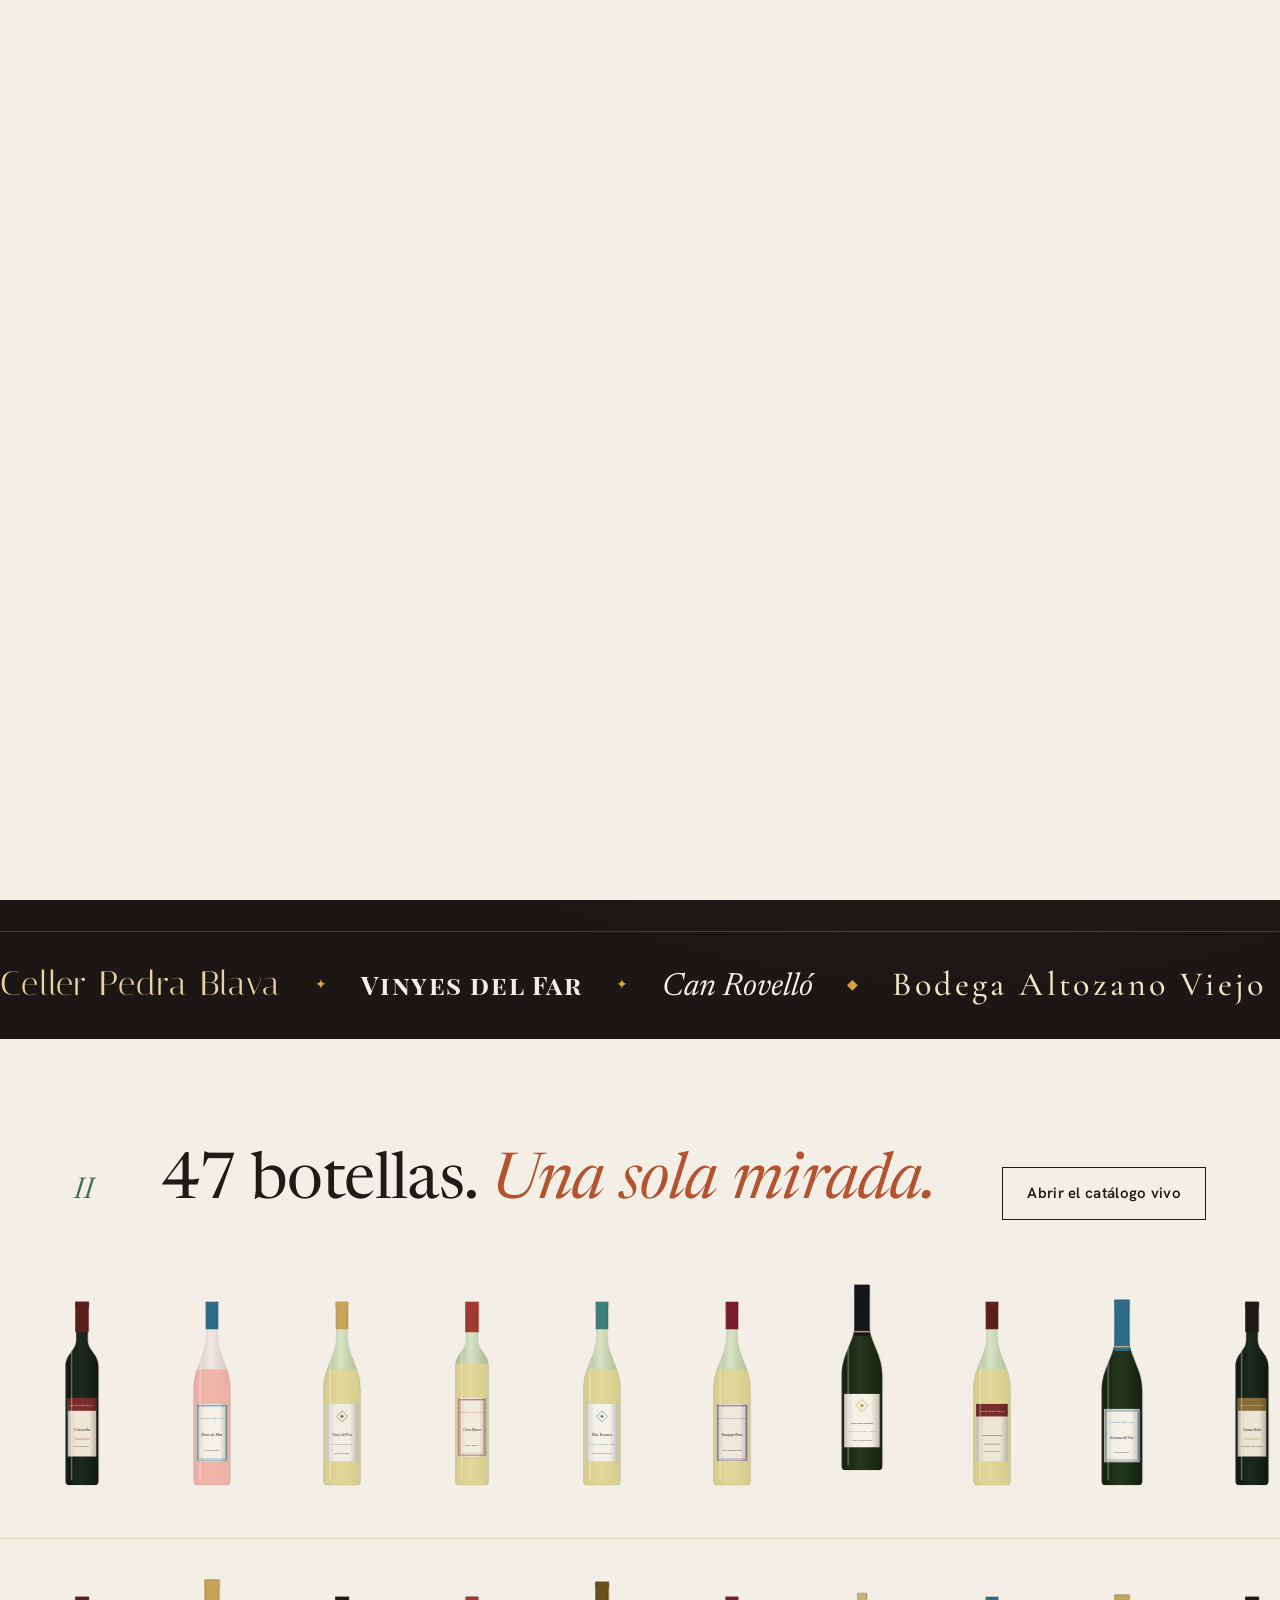
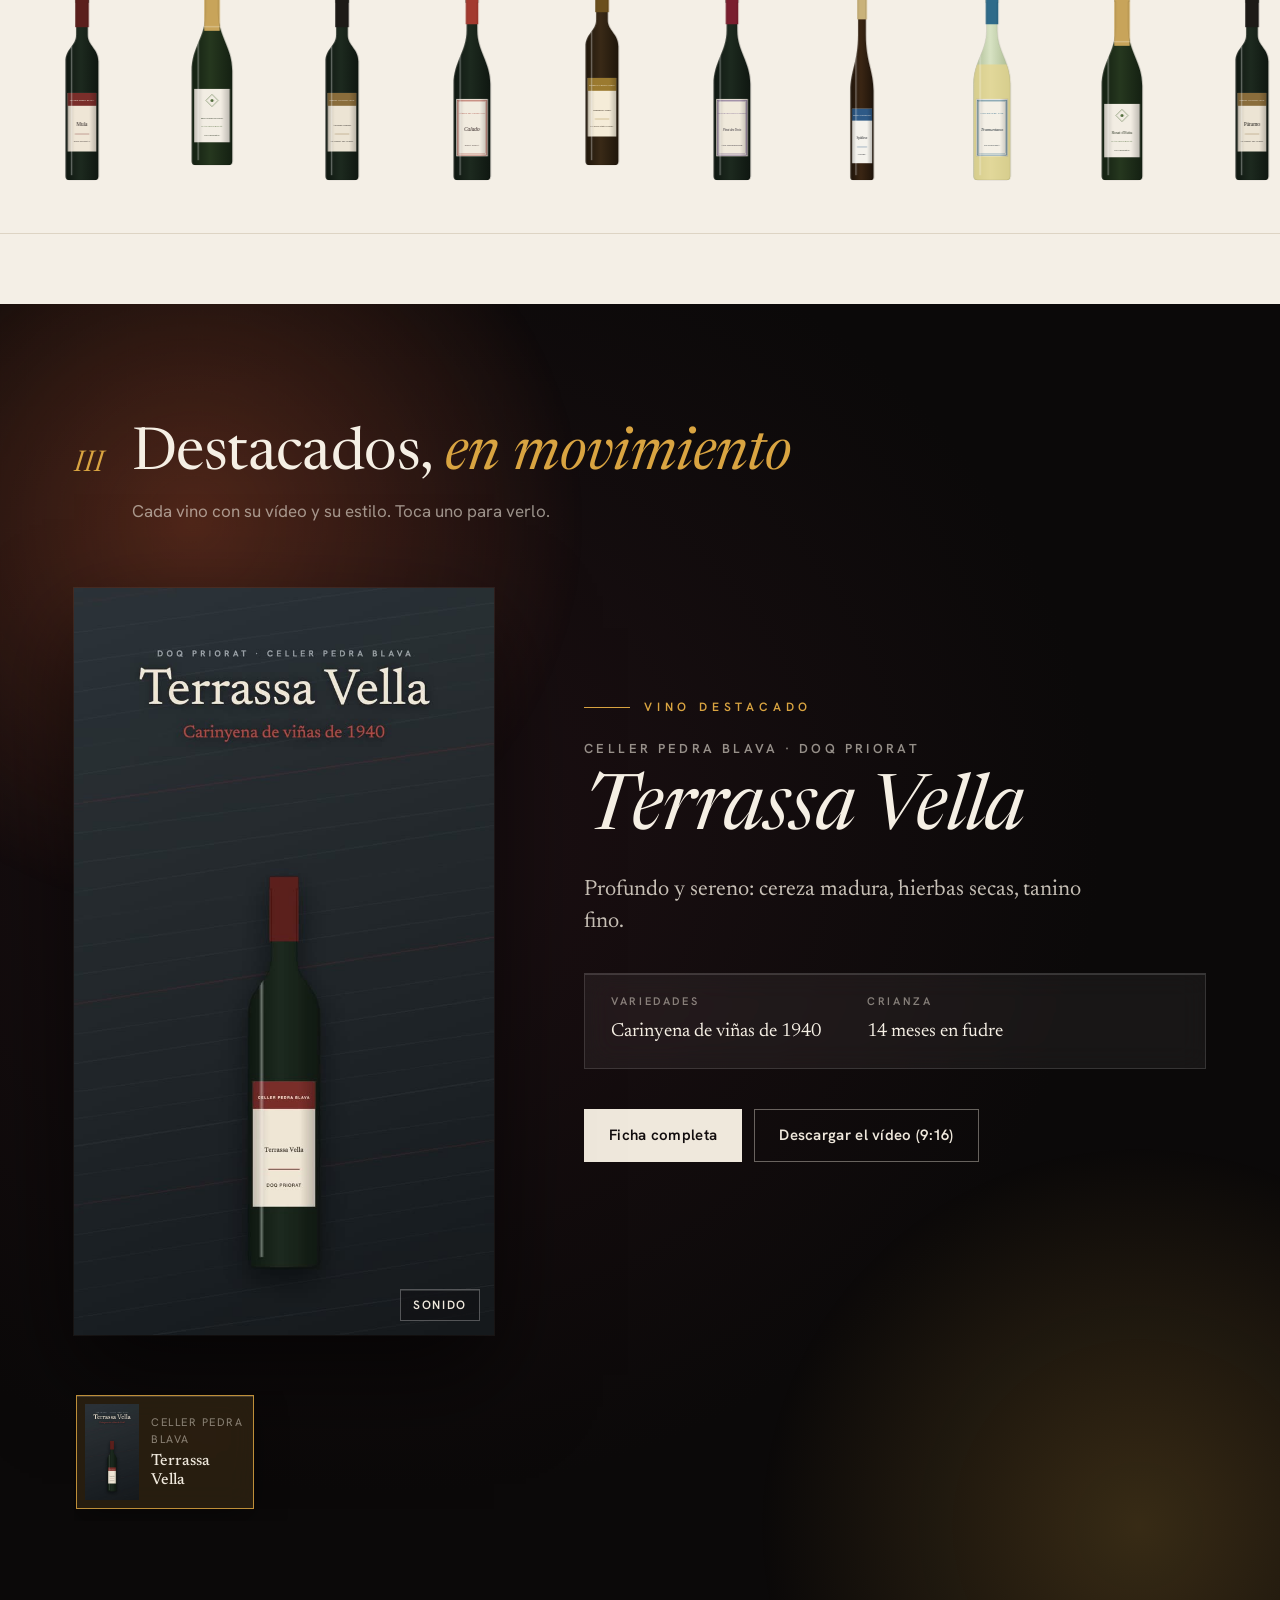
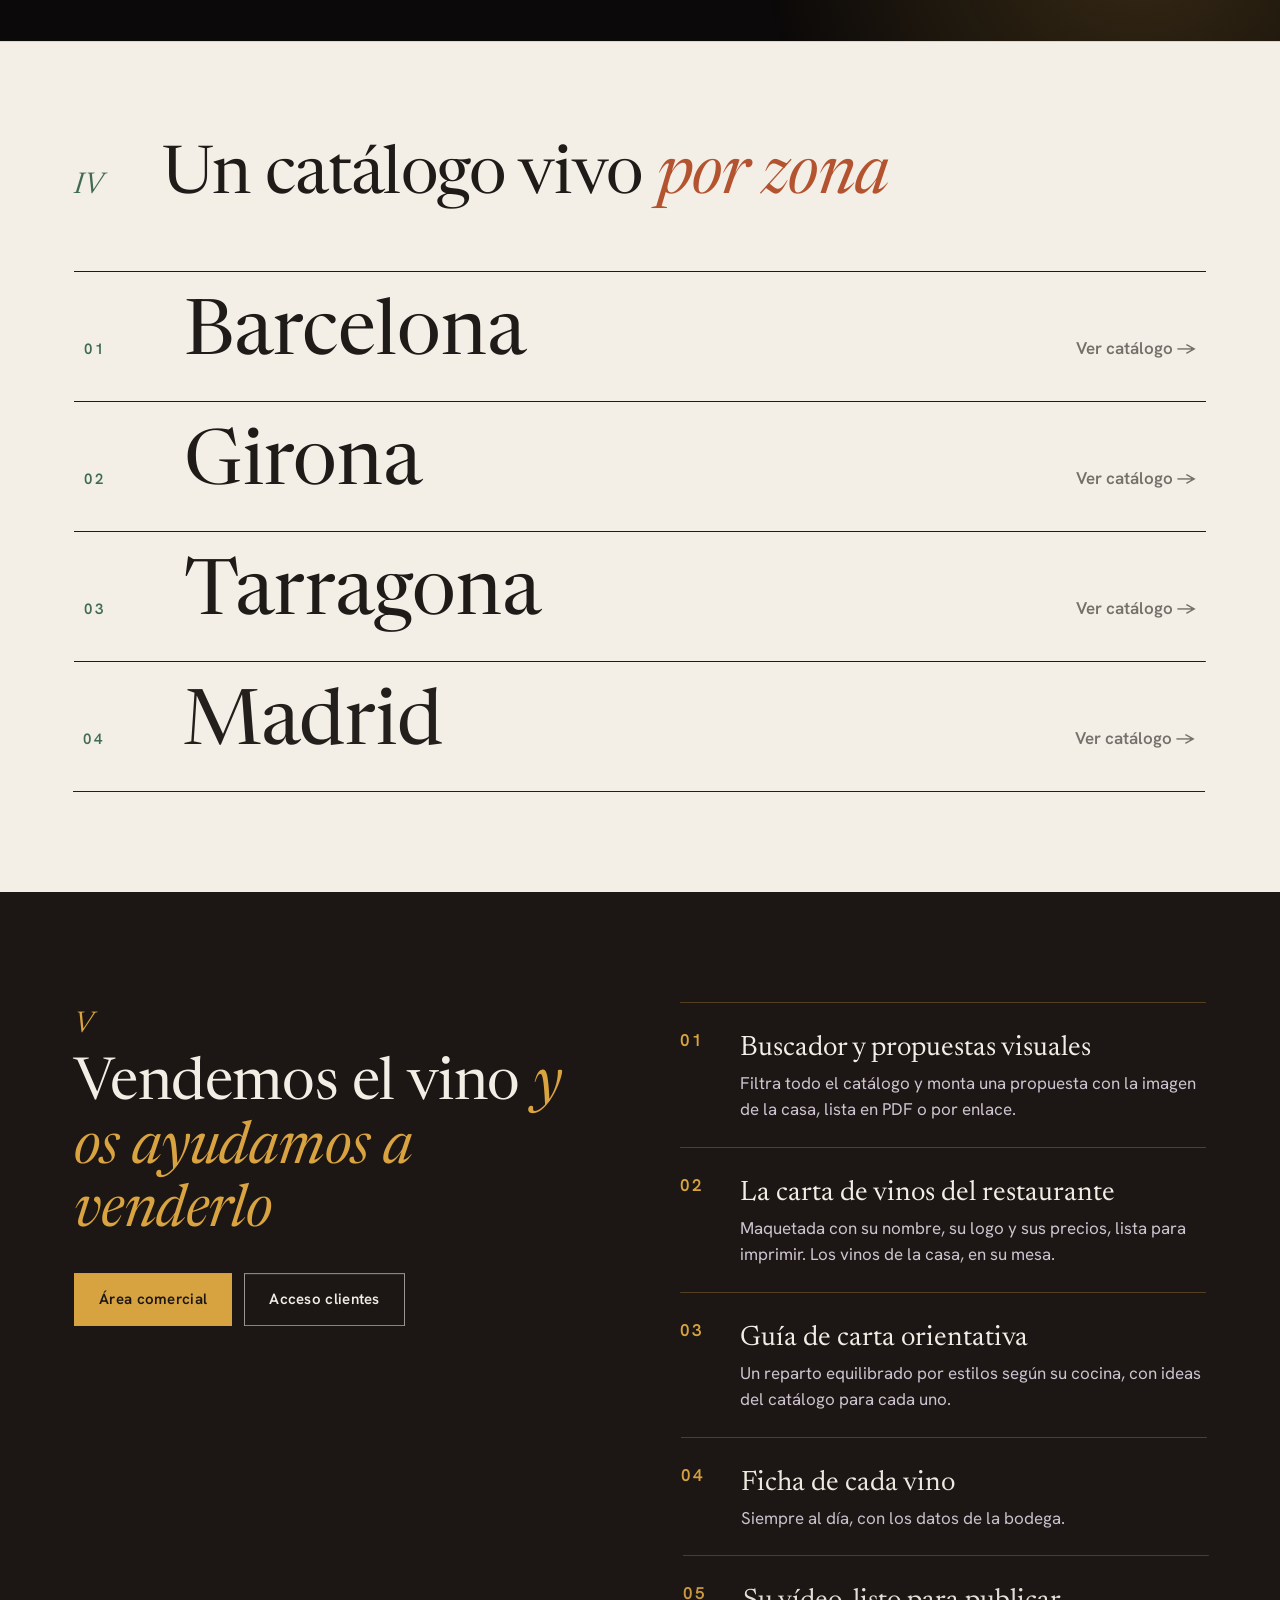
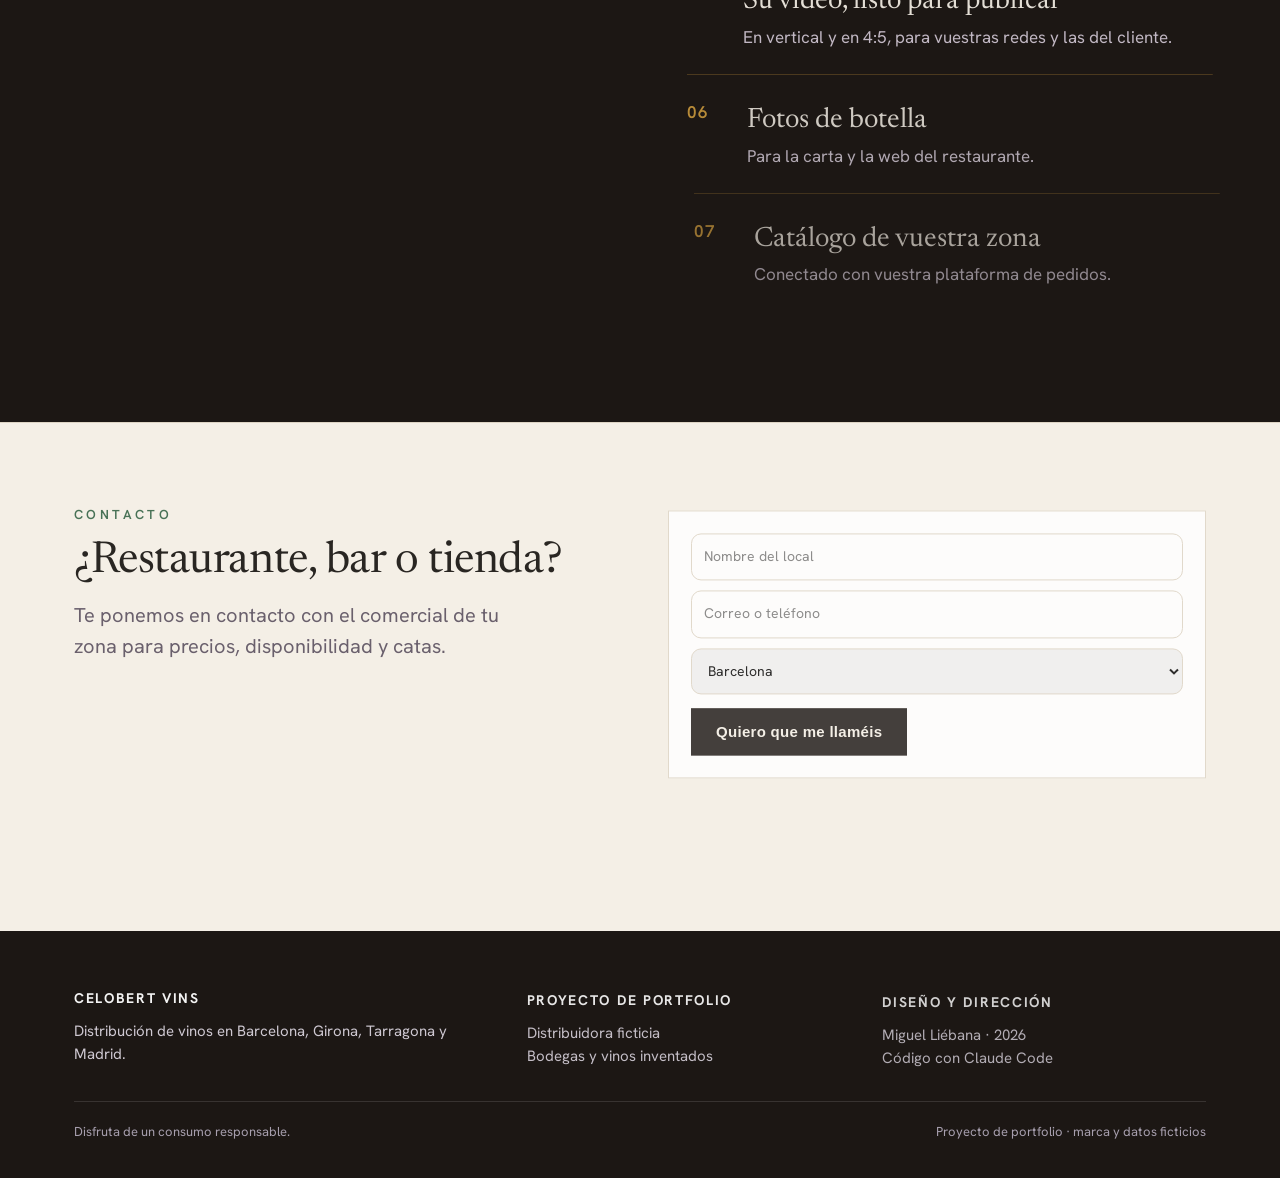
<file: index.html>
<!doctype html>
<html lang="es">
<head>
  <meta charset="utf-8" />
  <meta name="viewport" content="width=device-width, initial-scale=1" />
  <title>Celobert Vins · distribuidora de vinos (portfolio)</title>
  <meta name="robots" content="noindex" />
  <link rel="preconnect" href="https://fonts.googleapis.com" />
  <link rel="preconnect" href="https://fonts.gstatic.com" crossorigin />
  <link href="https://fonts.googleapis.com/css2?family=Newsreader:ital,opsz,wght@0,6..72,300..700;1,6..72,300..700&family=Hanken+Grotesk:ital,wght@0,400..700;1,400..700&display=swap" rel="stylesheet" />
  <link href="https://fonts.googleapis.com/css2?family=Bodoni+Moda:opsz,wght@6..96,400;6..96,500&family=Cormorant+Garamond:ital,wght@0,500;0,600;1,500;1,600&family=Italiana&family=Playfair+Display+SC:wght@400;700&display=swap" rel="stylesheet" />
  <link rel="stylesheet" href="styles.css" />
  <script>
    // antes de pintar: lo que va a entrar animado no parpadea (si GSAP no carga en 4 s, se enseña todo)
    if (!matchMedia('(prefers-reduced-motion: reduce)').matches) document.documentElement.classList.add('js-anim','js-intro');
    setTimeout(() => { if (!window.gsap) document.documentElement.classList.remove('js-anim', 'js-intro'); }, 4000);
  </script>
</head>
<body>
  <!-- entrada: el mandala se despliega como un caleidoscopio y vuela a la cabecera (anim.js) -->
  <div id="intro" aria-hidden="true"><div class="intro-mark"></div><div class="intro-word">celobert<small>vins</small></div><button type="button" class="intro-skip">Saltar</button></div>
  <div class="proposal"><b>PORTFOLIO</b> · Celobert Vins es una distribuidora ficticia: bodegas, vinos y datos inventados · Miguel Liébana, 2026</div>
  <header class="top">
    <div class="wrap">
      <a class="brand" href="index.html" aria-label="Celobert Vins"><span class="brand-mark" data-mandala></span><span class="brand-word">celobert<small>vins</small></span></a>
      <nav class="nav">
        <a href="index.html#destacados">Destacados</a>
        <a href="catalogo.html">Catálogo</a>
        <a href="index.html#profesionales">Profesionales</a>
        <a href="#contacto">Contacto</a>
      </nav>
      <a class="pro-btn" href="#" data-platform>Acceso clientes</a>
    </div>
  </header>

  <main>
    <!-- I. Portada: el caleidoscopio con las fotos de sus bodegas -->
    <section class="hero ed-hero">
      <div class="wrap ed-hero-grid">
        <div class="ed-hero-copy">
          <p class="kicker">Distribuidora de vinos de autor · Barcelona</p>
          <h1>Vinos con historia, <em>contados como se merecen.</em></h1>
          <p class="lead">Cada vino con su ficha, su historia y su vídeo. Y material listo para que vuestros clientes los conozcan.</p>
          <div class="btns"><a class="btn solid" href="catalogo.html">Ver el catálogo</a><a class="btn ghost" href="#destacados">Ver los destacados</a></div>
        </div>
        <figure class="ed-kaleido">
          <div class="ed-mandala" data-mandala aria-label="Logo de Celobert: una baldosa de patio"></div>
          <svg class="ed-ring" viewBox="0 0 200 200" aria-hidden="true"><defs><path id="ring" d="M100,100 m-88,0 a88,88 0 1,1 176,0 a88,88 0 1,1 -176,0" /></defs><text><textPath href="#ring">10 BODEGAS · 47 VINOS · BARCELONA · GIRONA · TARRAGONA · MADRID ·</textPath></text></svg>
          
        </figure>
      </div>
      <nav class="ed-ribbon" aria-label="Bodegas"><div class="ed-ribbon-track" id="ribbon"></div></nav>
    </section>

    <!-- II. La bodega: una pared de botellas en movimiento -->
    <section class="ed-wall" id="bodega">
      <div class="wrap ed-wall-head">
        <p class="ed-num">II</p>
        <h2>47 botellas. <em>Una sola mirada.</em></h2>
        <a class="btn" href="catalogo.html">Abrir el catálogo vivo</a>
      </div>
      <div class="ed-shelf"><div class="ed-shelf-track" id="shelf-a"></div></div>
      <div class="ed-shelf reverse"><div class="ed-shelf-track" id="shelf-b"></div></div>
    </section>

    <!-- III. Destacados: los vinos con vídeo, en una sala de proyección (destacados.js + app.js) -->
    <section class="ed-star" id="destacados" hidden>
      <span id="vinos" class="anchor-alias" aria-hidden="true"></span>
      <div class="wrap">
        <div class="ed-star-head"><p class="ed-num">III</p><h2>Destacados, <em>en movimiento</em></h2><p class="ed-star-sub">Cada vino con su vídeo y su estilo. Toca uno para verlo.</p></div>
        <div class="ed-star-grid">
          <div class="ed-star-media">
            <video muted playsinline preload="metadata"></video>
            <button class="ed-star-sound" type="button" aria-label="Activar el sonido">Sonido</button>
          </div>
          <div class="ed-star-text" aria-live="polite"></div>
        </div>
        <div class="ed-star-rail" role="tablist" aria-label="Vinos destacados"></div>
      </div>
    </section>

    <!-- IV. Zonas: un índice -->
    <section class="ed-index" id="zonas">
      <div class="wrap">
        <div class="ed-chapter"><p class="ed-num">IV</p><h2>Un catálogo vivo <em>por zona</em></h2></div>
        <ol class="ed-zones">
          <li><a href="catalogo.html?zona=barcelona"><span class="z-n">01</span><span class="z-name">Barcelona</span><span class="z-go">Ver catálogo →</span></a></li>
          <li><a href="catalogo.html?zona=girona"><span class="z-n">02</span><span class="z-name">Girona</span><span class="z-go">Ver catálogo →</span></a></li>
          <li><a href="catalogo.html?zona=tarragona"><span class="z-n">03</span><span class="z-name">Tarragona</span><span class="z-go">Ver catálogo →</span></a></li>
          <li><a href="catalogo.html?zona=madrid"><span class="z-n">04</span><span class="z-name">Madrid</span><span class="z-go">Ver catálogo →</span></a></li>
        </ol>
      </div>
    </section>

    <!-- V. Profesionales -->
    <section class="ed-pro" id="profesionales">
      <div class="wrap ed-pro-grid">
        <div>
          <p class="ed-num light">V</p>
          <h2>Vendemos el vino <em>y os ayudamos a venderlo</em></h2>
          <div class="btns"><a class="btn solid light" href="comerciales.html">Área comercial</a><a class="btn ghost light" href="#" data-platform>Acceso clientes</a></div>
        </div>
        <ol class="ed-pro-list">
          <li><b>Buscador y propuestas visuales</b><span>Filtra todo el catálogo y monta una propuesta con la imagen de la casa, lista en PDF o por enlace.</span></li>
          <li><b>La carta de vinos del restaurante</b><span>Maquetada con su nombre, su logo y sus precios, lista para imprimir. Los vinos de la casa, en su mesa.</span></li>
          <li><b>Guía de carta orientativa</b><span>Un reparto equilibrado por estilos según su cocina, con ideas del catálogo para cada uno.</span></li>
          <li><b>Ficha de cada vino</b><span>Siempre al día, con los datos de la bodega.</span></li>
          <li><b>Su vídeo, listo para publicar</b><span>En vertical y en 4:5, para vuestras redes y las del cliente.</span></li>
          <li><b>Fotos de botella</b><span>Para la carta y la web del restaurante.</span></li>
          <li><b>Catálogo de vuestra zona</b><span>Conectado con vuestra plataforma de pedidos.</span></li>
        </ol>
      </div>
    </section>
  </main>
  <section class="section" id="contacto">
    <div class="wrap grid-2">
      <div>
        <p class="kicker">Contacto</p>
        <h2 style="font-size:clamp(30px,3.6vw,44px)">¿Restaurante, bar o tienda?</h2>
        <p class="lead" style="margin-top:14px">Te ponemos en contacto con el comercial de tu zona para precios, disponibilidad y catas.</p>
      </div>
      <form class="zone" onsubmit="event.preventDefault(); this.querySelector('p.ok').hidden=false;">
        <p style="margin:0 0 10px"><input required placeholder="Nombre del local" style="width:100%;padding:12px;border:1px solid var(--line);border-radius:10px;font:inherit" /></p>
        <p style="margin:0 0 10px"><input required placeholder="Correo o teléfono" style="width:100%;padding:12px;border:1px solid var(--line);border-radius:10px;font:inherit" /></p>
        <p style="margin:0 0 14px"><select style="width:100%;padding:12px;border:1px solid var(--line);border-radius:10px;font:inherit"><option>Barcelona</option><option>Girona</option><option>Tarragona</option><option>Madrid</option></select></p>
        <button class="btn solid" type="submit">Quiero que me llaméis</button>
        <p class="ok" hidden style="margin:14px 0 0;color:var(--olive);font-weight:600">Prototipo: aquí la petición llegaría al comercial de tu zona.</p>
      </form>
    </div>
  </section>
  <footer class="foot">
    <div class="wrap">
      <div class="cols">
        <div><h4>Celobert Vins</h4><p>Distribución de vinos en Barcelona, Girona, Tarragona y Madrid.</p></div>
        <div><h4>Proyecto de portfolio</h4><p>Distribuidora ficticia<br />Bodegas y vinos inventados</p></div>
        <div><h4>Diseño y dirección</h4><p>Miguel Liébana · 2026<br />Código con Claude Code</p></div>
      </div>
      <div class="legal"><span>Disfruta de un consumo responsable.</span><span>Proyecto de portfolio · marca y datos ficticios</span></div>
    </div>
  </footer>
  <script src="catalogo-data.js"></script>
  <script src="nav.js"></script>
  <script src="marca.js"></script>
  <script src="data.js"></script>
  <script src="destacados.js"></script>
  <script src="app.js"></script>
  <!-- GSAP en local: la propuesta funciona sin internet -->
  <script src="assets/vendor/gsap.min.js"></script>
  <script src="assets/vendor/ScrollTrigger.min.js"></script>
  <script src="assets/vendor/SplitText.min.js"></script>
  <script src="anim.js"></script>
</body>
</html>
</file>
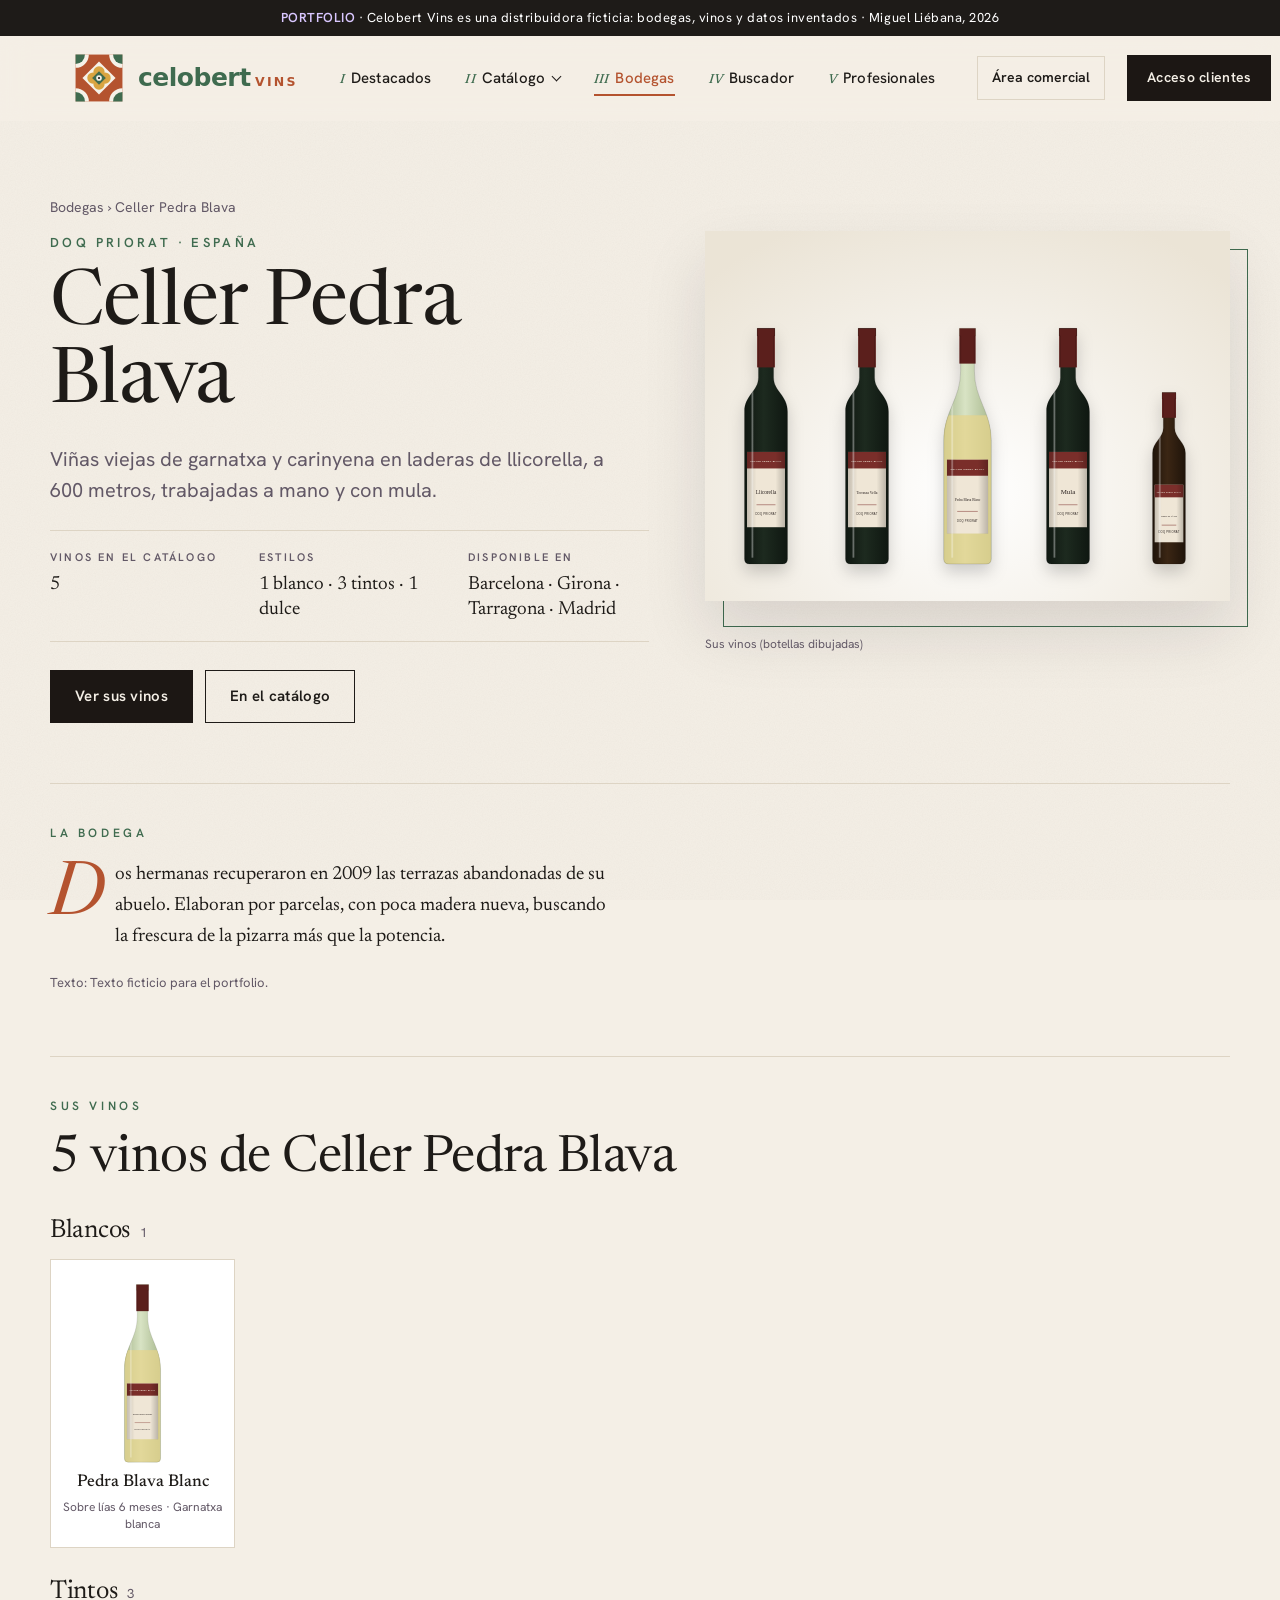
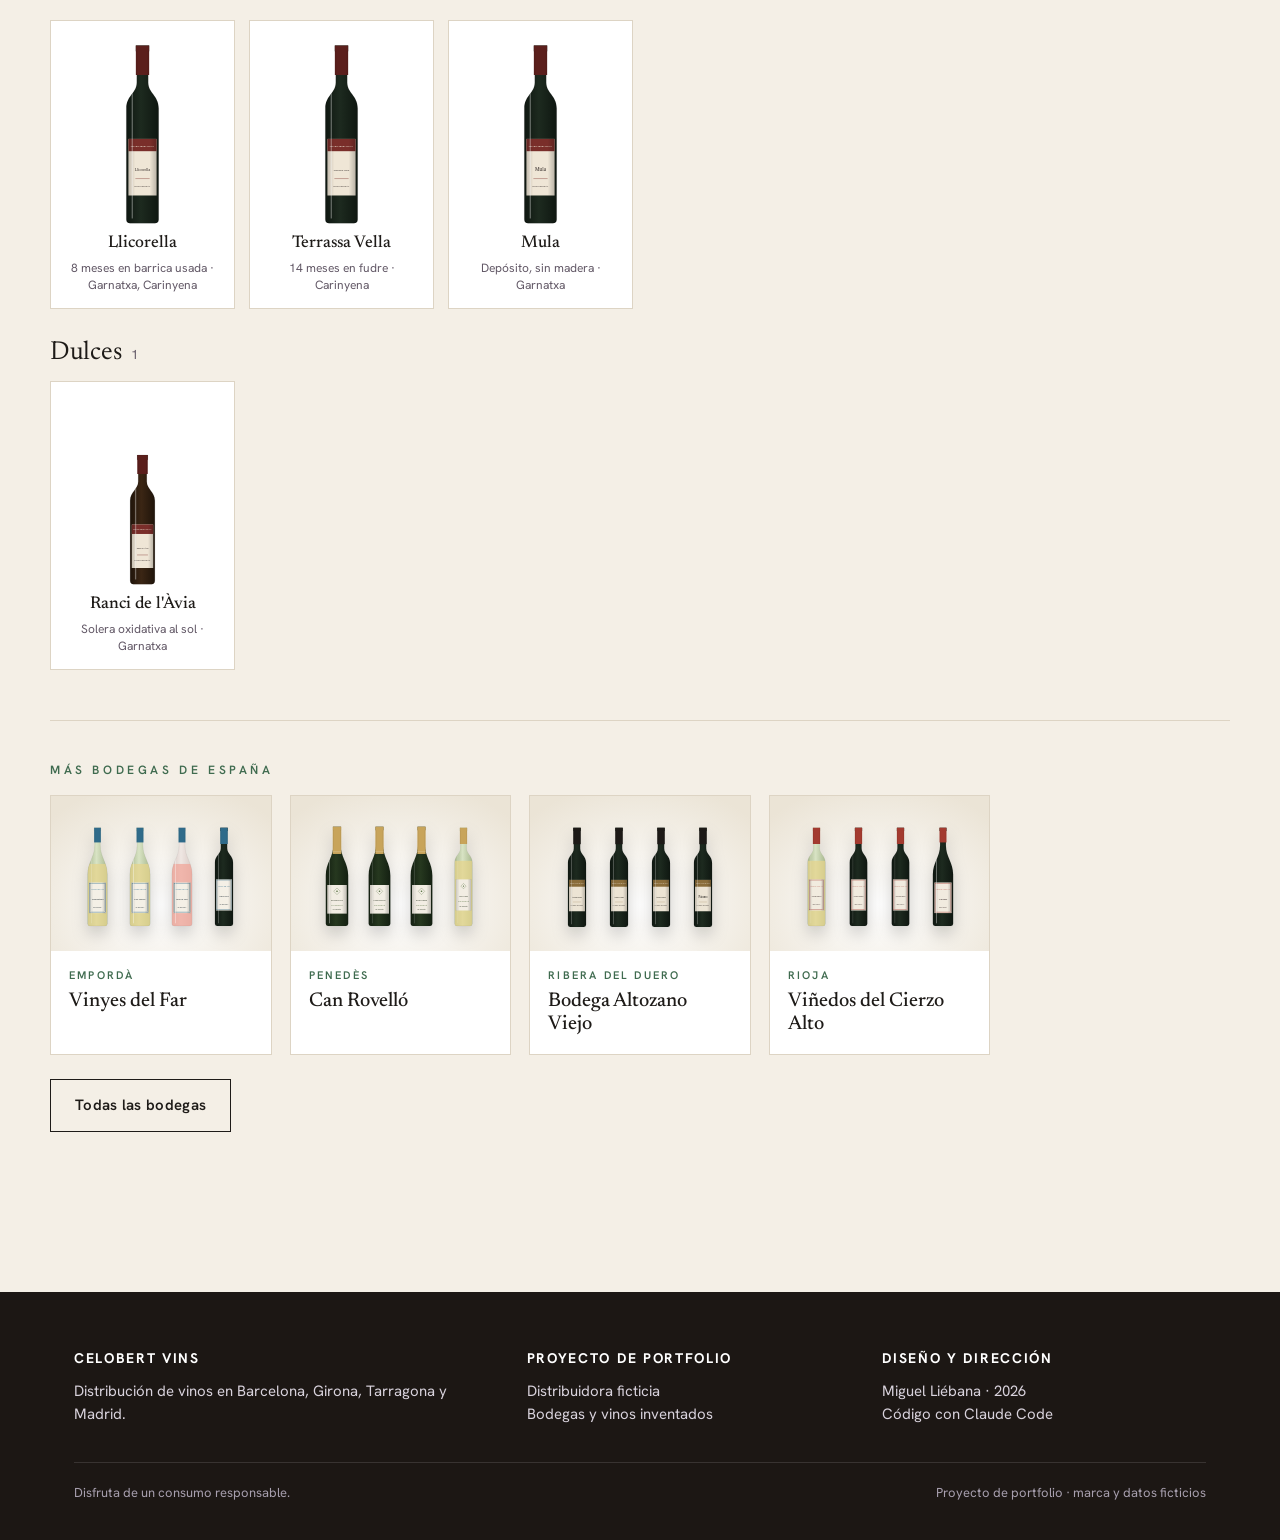
<file: bodega.html>
<!doctype html>
<html lang="es">
<head>
  <meta charset="utf-8" />
  <meta name="viewport" content="width=device-width, initial-scale=1" />
  <meta name="robots" content="noindex, nofollow" />
  <title>Bodega · Celobert Vins (portfolio)</title>
  <link rel="preconnect" href="https://fonts.googleapis.com" />
  <link rel="preconnect" href="https://fonts.gstatic.com" crossorigin />
  <link href="https://fonts.googleapis.com/css2?family=Newsreader:ital,opsz,wght@0,6..72,300..700;1,6..72,300..700&family=Hanken+Grotesk:ital,wght@0,400..700;1,400..700&display=swap" rel="stylesheet" />
  <link rel="stylesheet" href="styles.css" />
</head>
<body class="bd-page">
  <div class="proposal"><b>PORTFOLIO</b> · Celobert Vins es una distribuidora ficticia: bodegas, vinos y datos inventados · Miguel Liébana, 2026</div>
  <header class="top" id="top"></header>

  <main id="bd-ficha"></main>
  <footer class="foot" id="contacto">
    <div class="wrap">
      <div class="cols">
        <div><h4>Celobert Vins</h4><p>Distribución de vinos en Barcelona, Girona, Tarragona y Madrid.</p></div>
        <div><h4>Proyecto de portfolio</h4><p>Distribuidora ficticia<br />Bodegas y vinos inventados</p></div>
        <div><h4>Diseño y dirección</h4><p>Miguel Liébana · 2026<br />Código con Claude Code</p></div>
      </div>
      <div class="legal"><span>Disfruta de un consumo responsable.</span><span>Proyecto de portfolio · marca y datos ficticios</span></div>
    </div>
  </footer>

  <script src="catalogo-data.js"></script>
  <script src="carta-data.js"></script>
  <script src="fichas.js"></script>
  <script src="nav.js"></script>
  <script src="marca.js"></script>
  <script src="bodegas.js"></script>
</body>
</html>
</file>
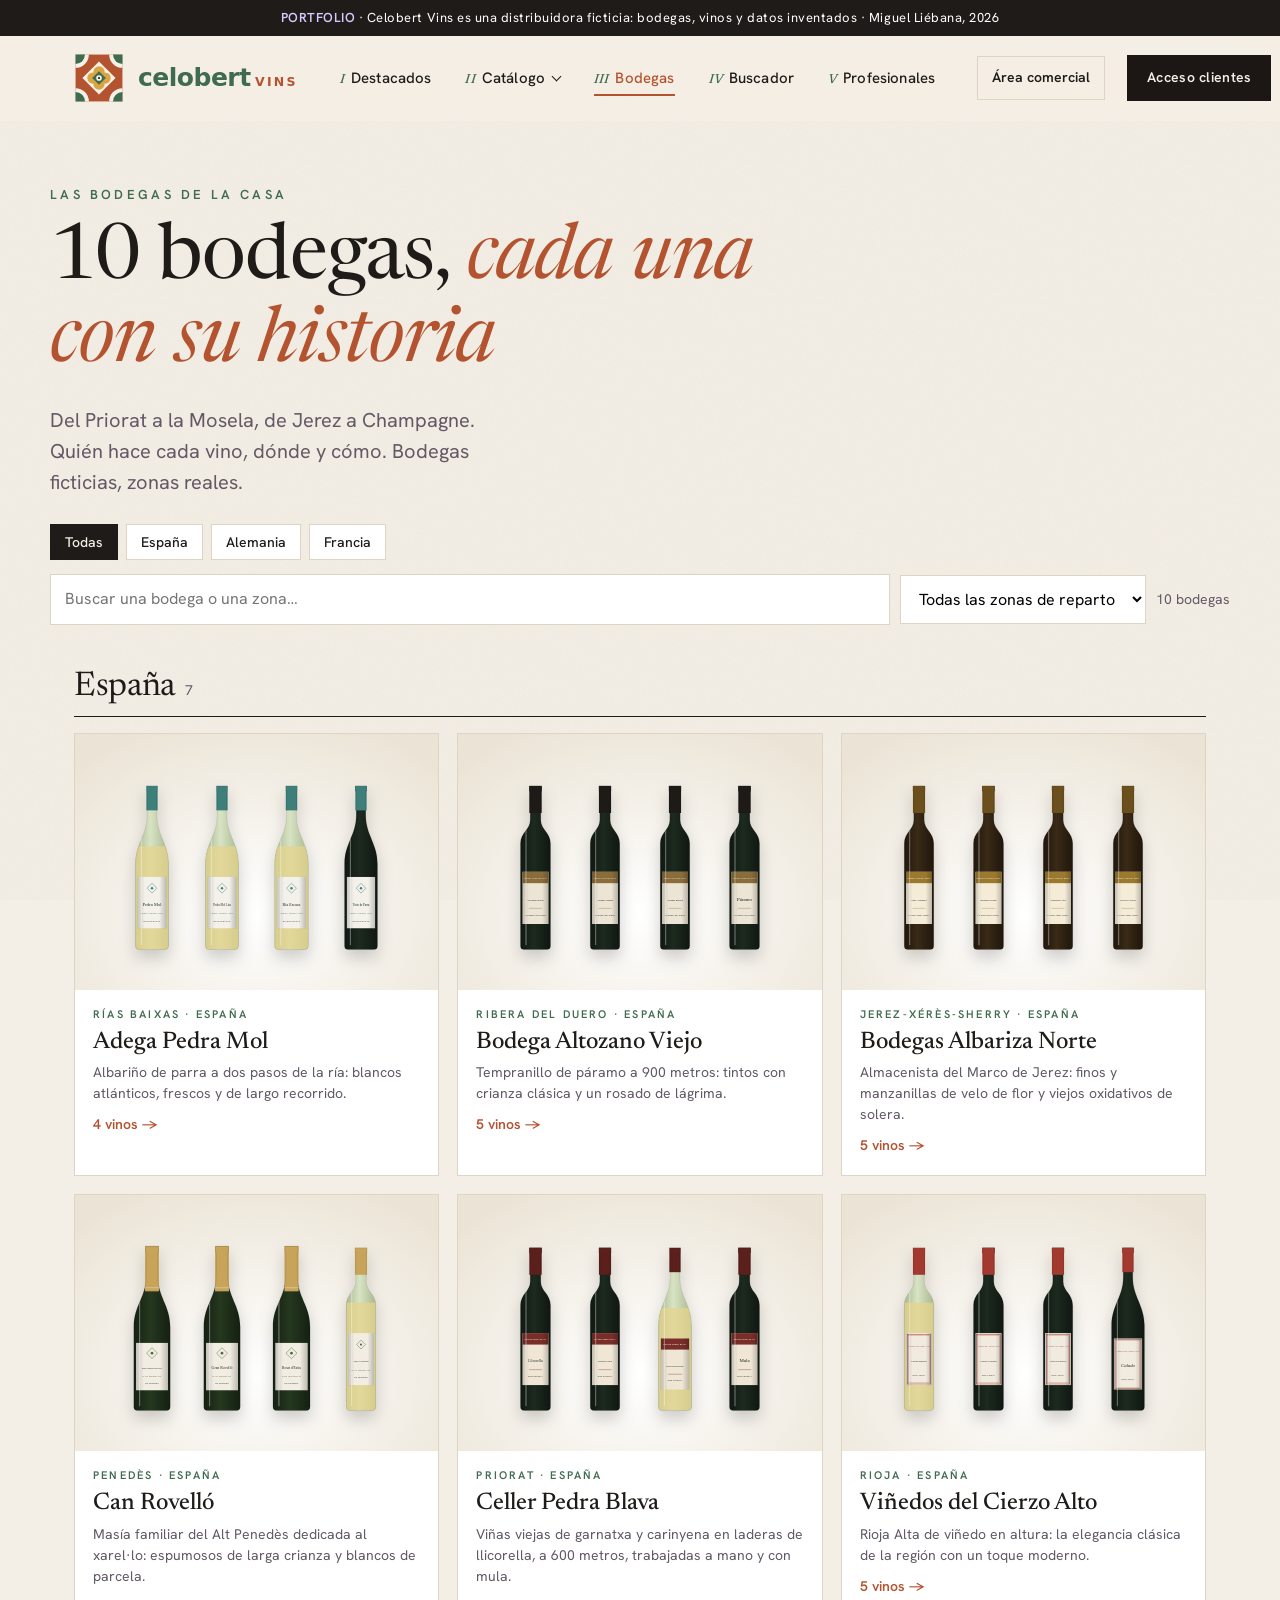
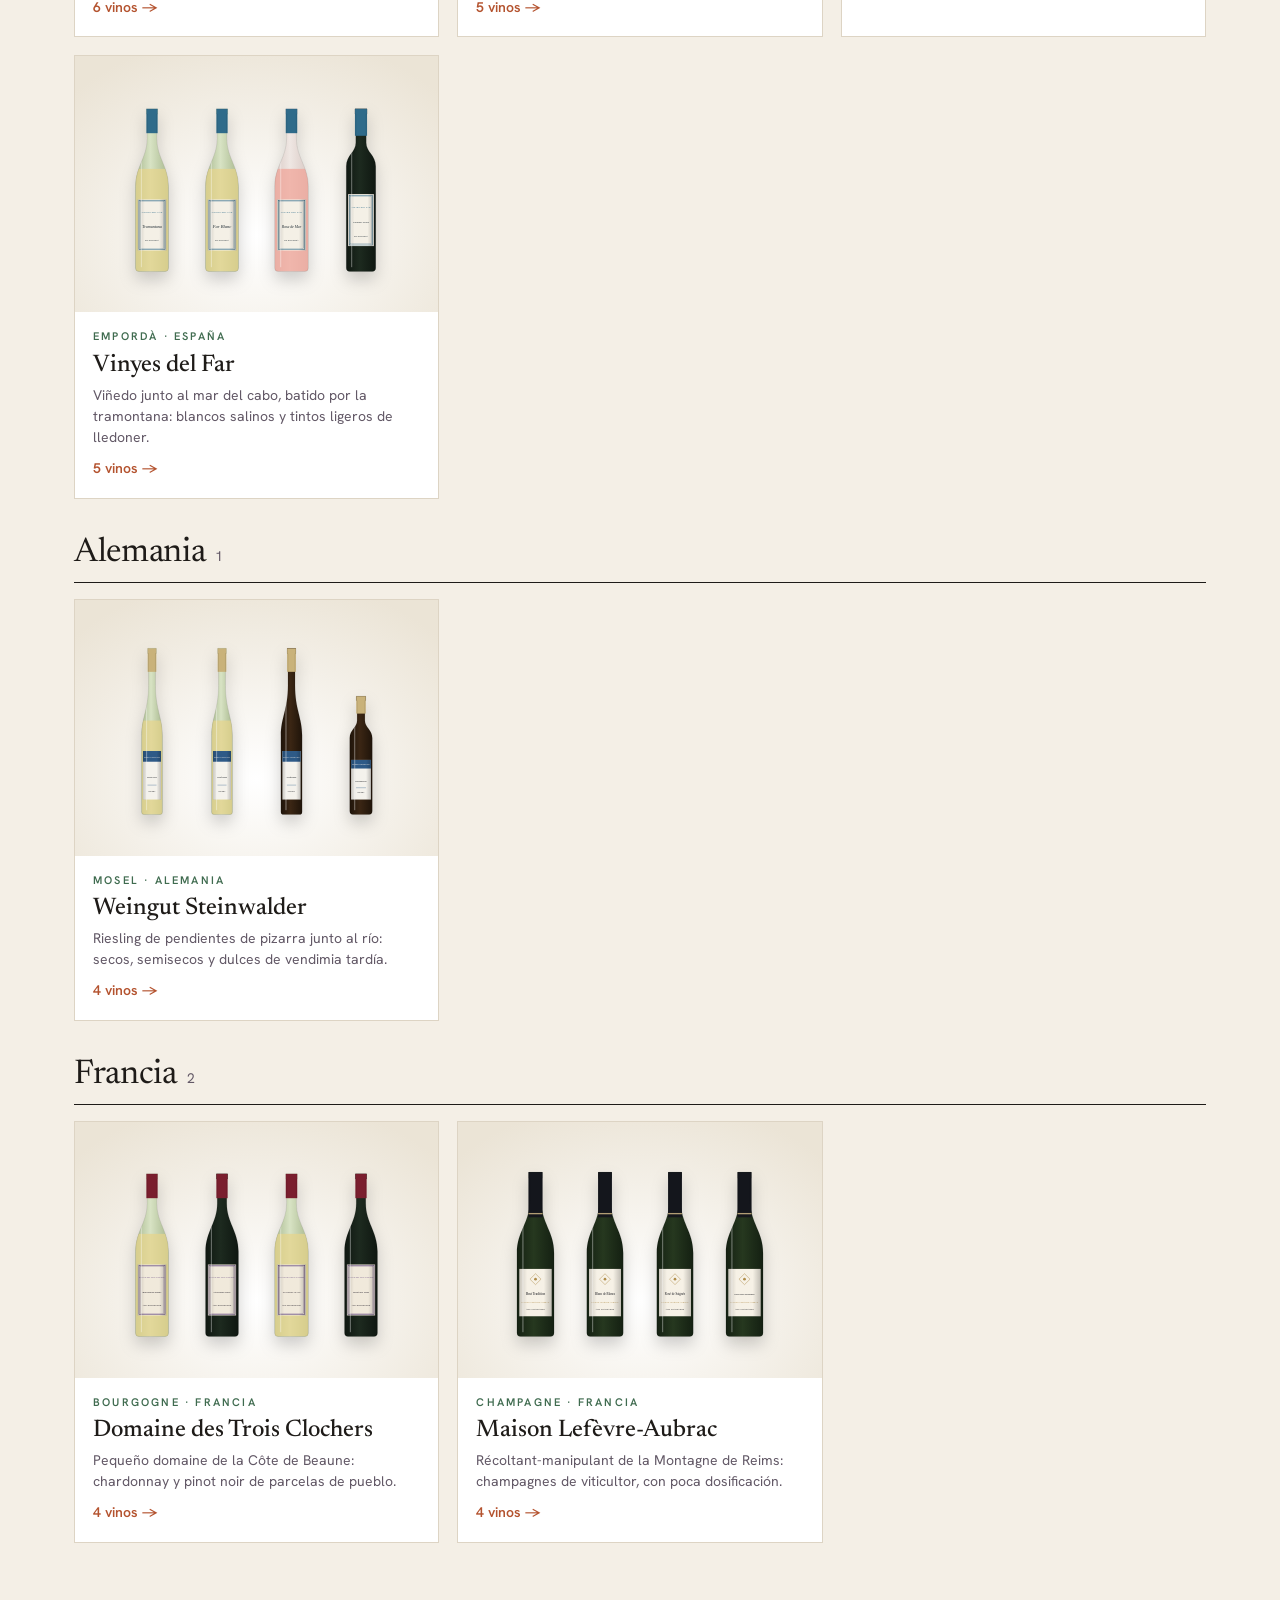
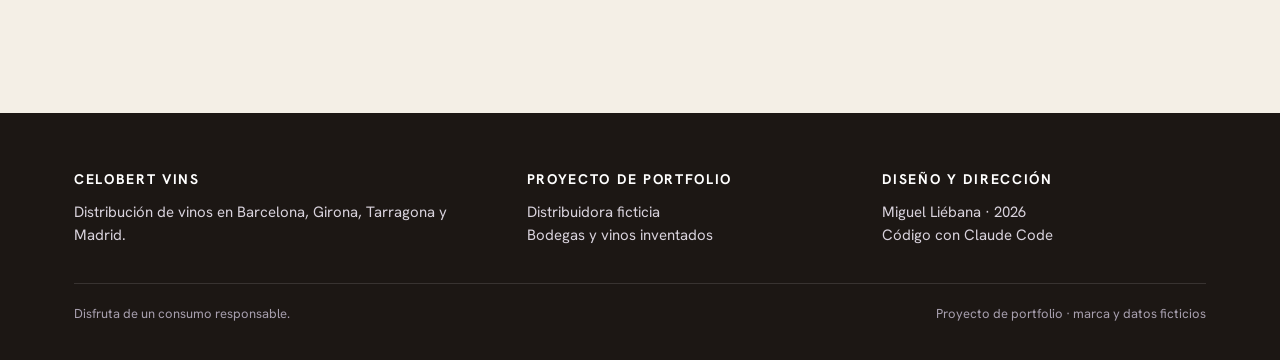
<file: bodegas.html>
<!doctype html>
<html lang="es">
<head>
  <meta charset="utf-8" />
  <meta name="viewport" content="width=device-width, initial-scale=1" />
  <meta name="robots" content="noindex, nofollow" />
  <title>Bodegas · Celobert Vins (portfolio)</title>
  <link rel="preconnect" href="https://fonts.googleapis.com" />
  <link rel="preconnect" href="https://fonts.gstatic.com" crossorigin />
  <link href="https://fonts.googleapis.com/css2?family=Newsreader:ital,opsz,wght@0,6..72,300..700;1,6..72,300..700&family=Hanken+Grotesk:ital,wght@0,400..700;1,400..700&display=swap" rel="stylesheet" />
  <link rel="stylesheet" href="styles.css" />
</head>
<body class="bd-page">
  <div class="proposal"><b>PORTFOLIO</b> · Celobert Vins es una distribuidora ficticia: bodegas, vinos y datos inventados · Miguel Liébana, 2026</div>
  <header class="top" id="top"></header>

  <main>
    <section class="bd-index-hero wrap">
      <p class="kicker">Las bodegas de la casa</p>
      <h1><span id="bd-total">44</span> bodegas, <em>cada una con su historia</em></h1>
      <p class="lead">Del Priorat a la Mosela, de Jerez a Champagne. Quién hace cada vino, dónde y cómo. Bodegas ficticias, zonas reales.</p>
      <div class="bd-filters">
        <div class="bd-chips" id="bd-paises" role="group" aria-label="País"></div>
        <div class="bd-filter-row">
          <label class="bd-q"><span class="sr">Buscar una bodega</span><input type="search" id="bd-q" placeholder="Buscar una bodega o una zona…" autocomplete="off" /></label>
          <select id="bd-zona" aria-label="Zona de reparto"></select>
          <span class="bd-count" id="bd-count" aria-live="polite"></span>
        </div>
      </div>
    </section>
    <div class="wrap" id="bd-grid"></div>
  </main>
  <footer class="foot" id="contacto">
    <div class="wrap">
      <div class="cols">
        <div><h4>Celobert Vins</h4><p>Distribución de vinos en Barcelona, Girona, Tarragona y Madrid.</p></div>
        <div><h4>Proyecto de portfolio</h4><p>Distribuidora ficticia<br />Bodegas y vinos inventados</p></div>
        <div><h4>Diseño y dirección</h4><p>Miguel Liébana · 2026<br />Código con Claude Code</p></div>
      </div>
      <div class="legal"><span>Disfruta de un consumo responsable.</span><span>Proyecto de portfolio · marca y datos ficticios</span></div>
    </div>
  </footer>

  <script src="catalogo-data.js"></script>
  <script src="carta-data.js"></script>
  <script src="fichas.js"></script>
  <script src="nav.js"></script>
  <script src="marca.js"></script>
  <script src="bodegas.js"></script>
</body>
</html>
</file>
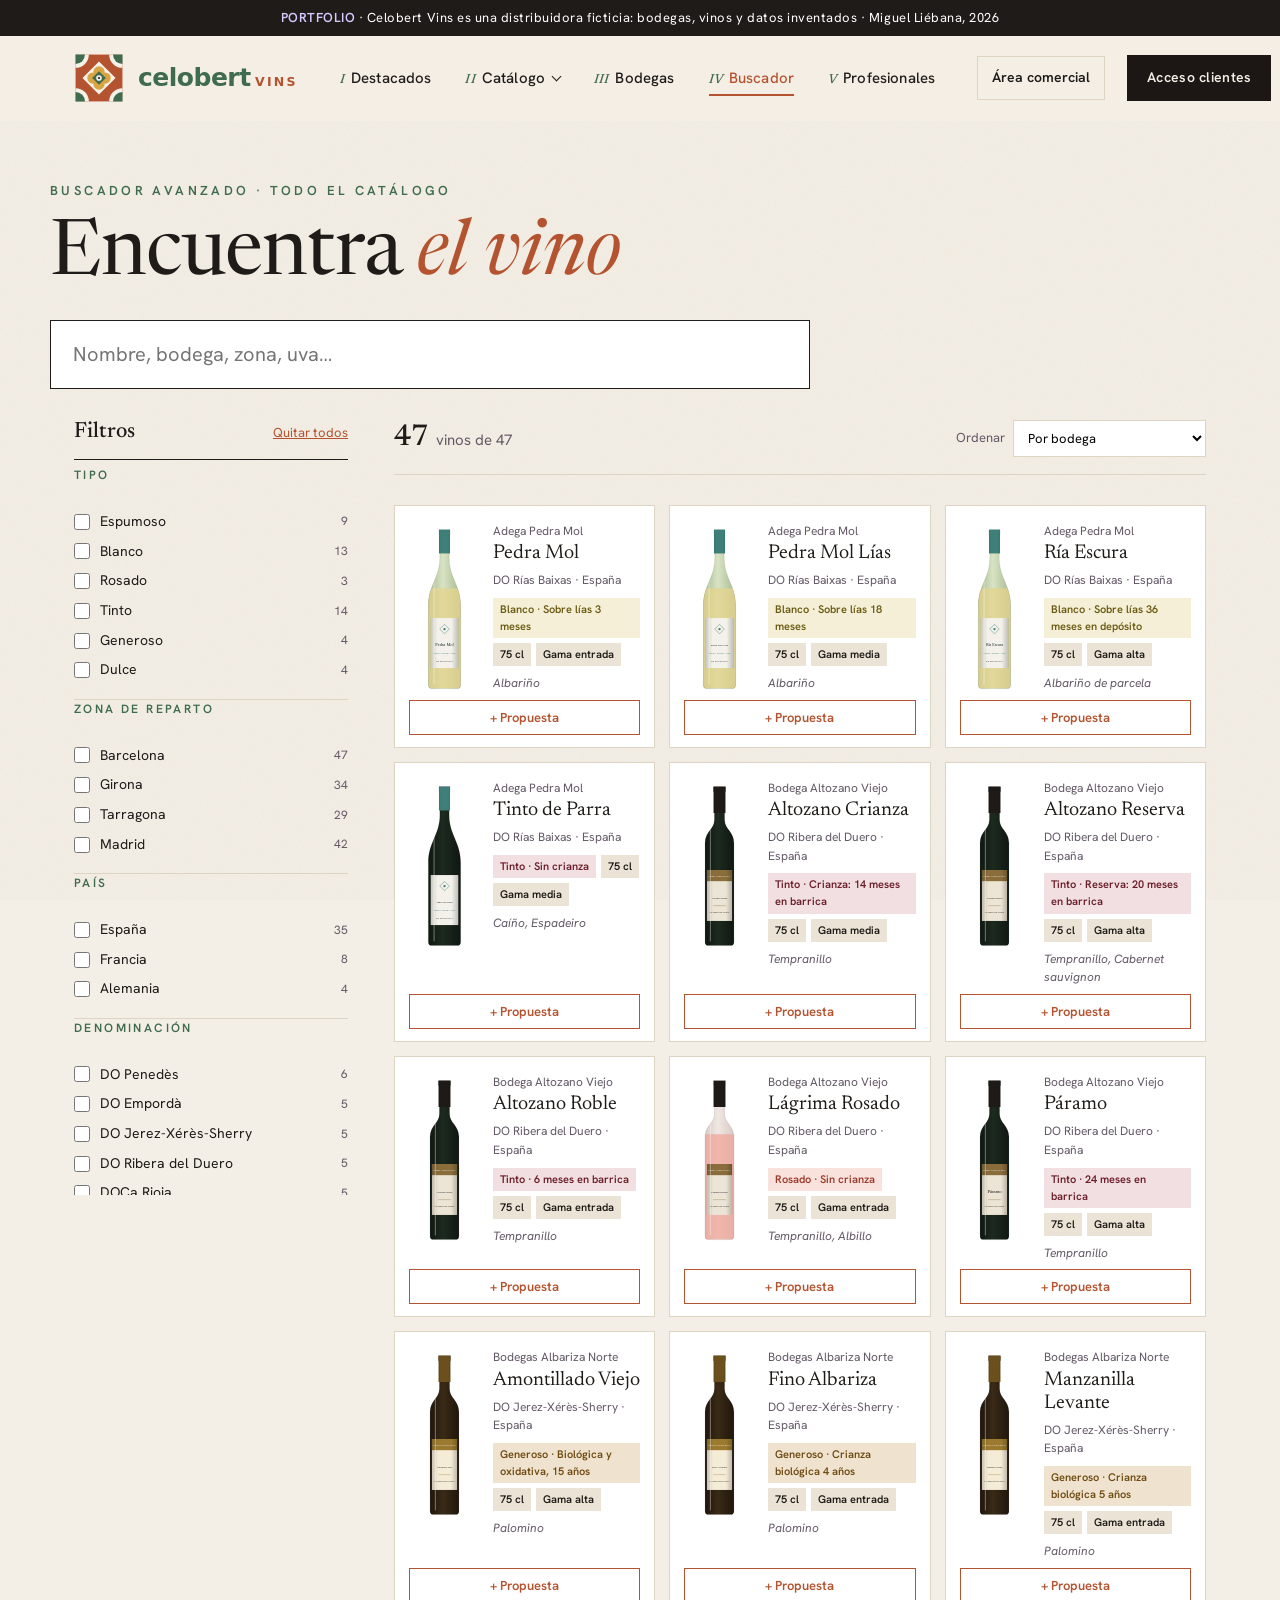
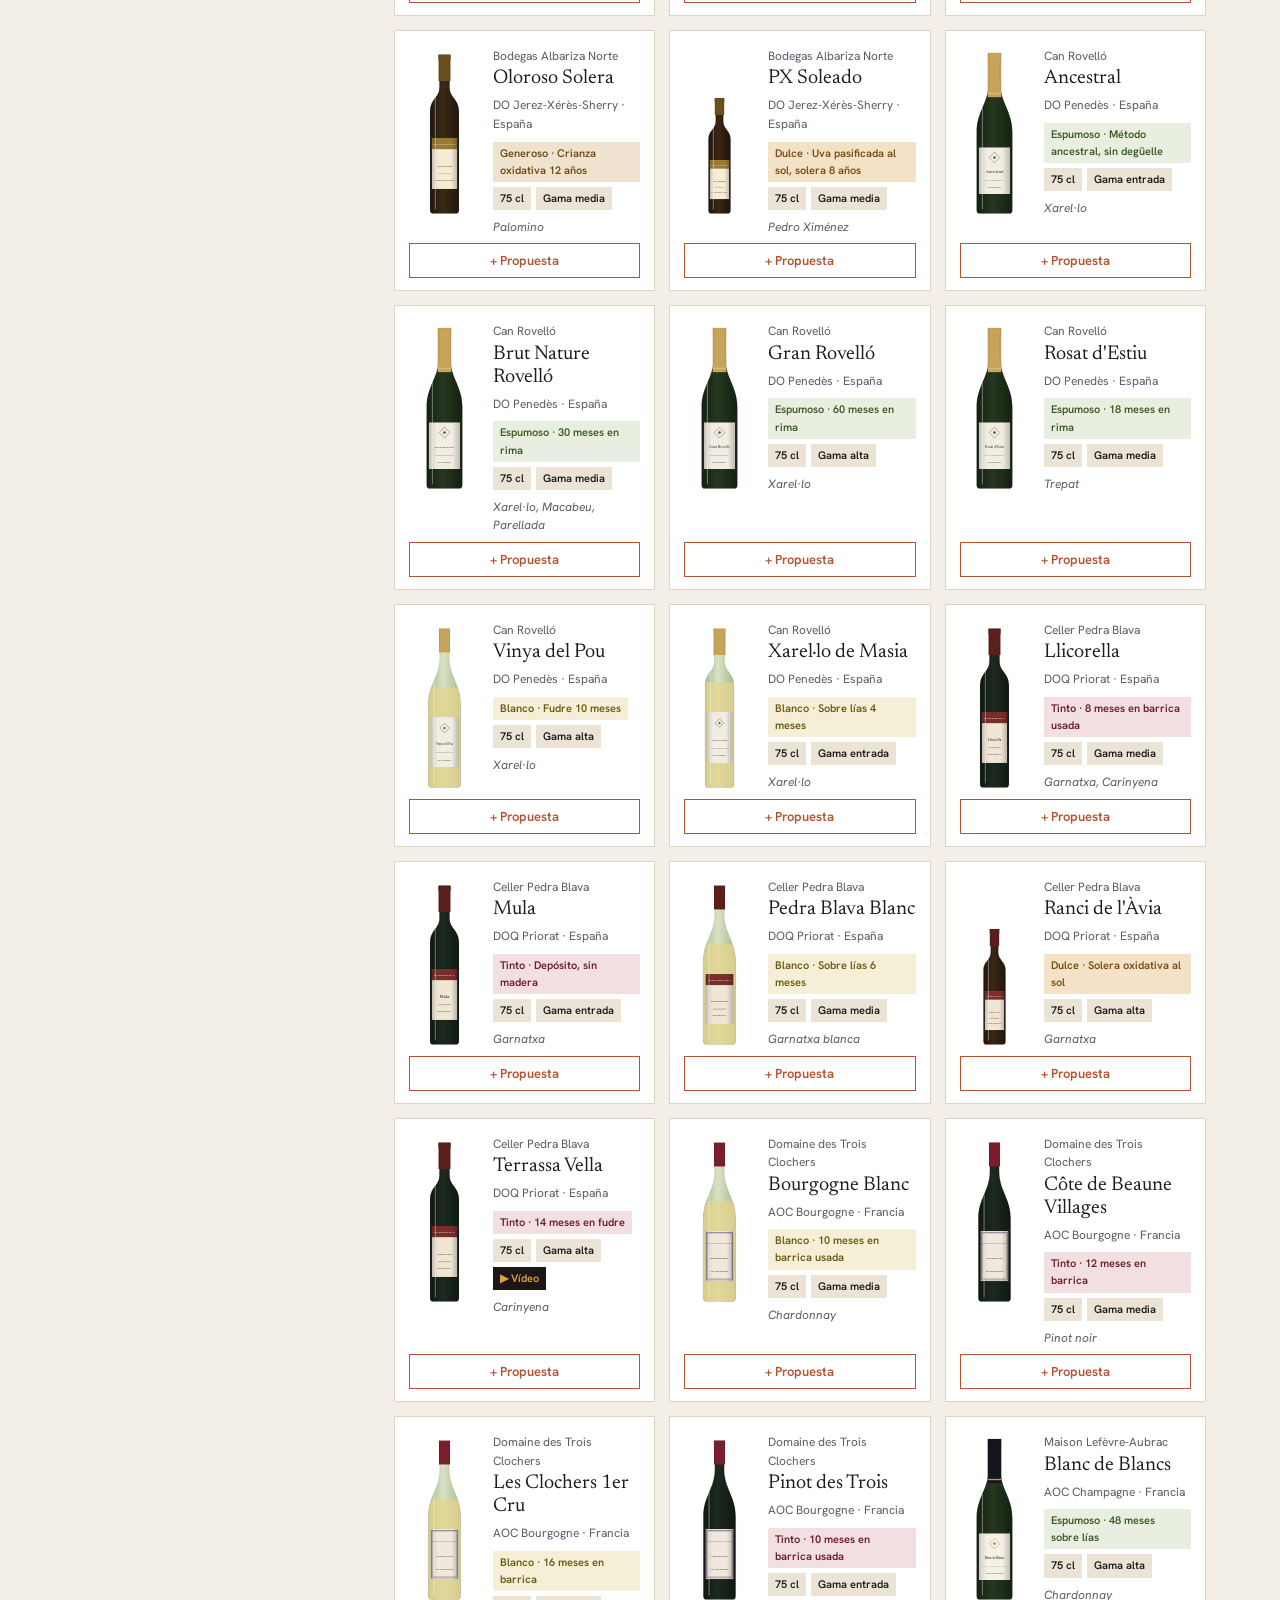
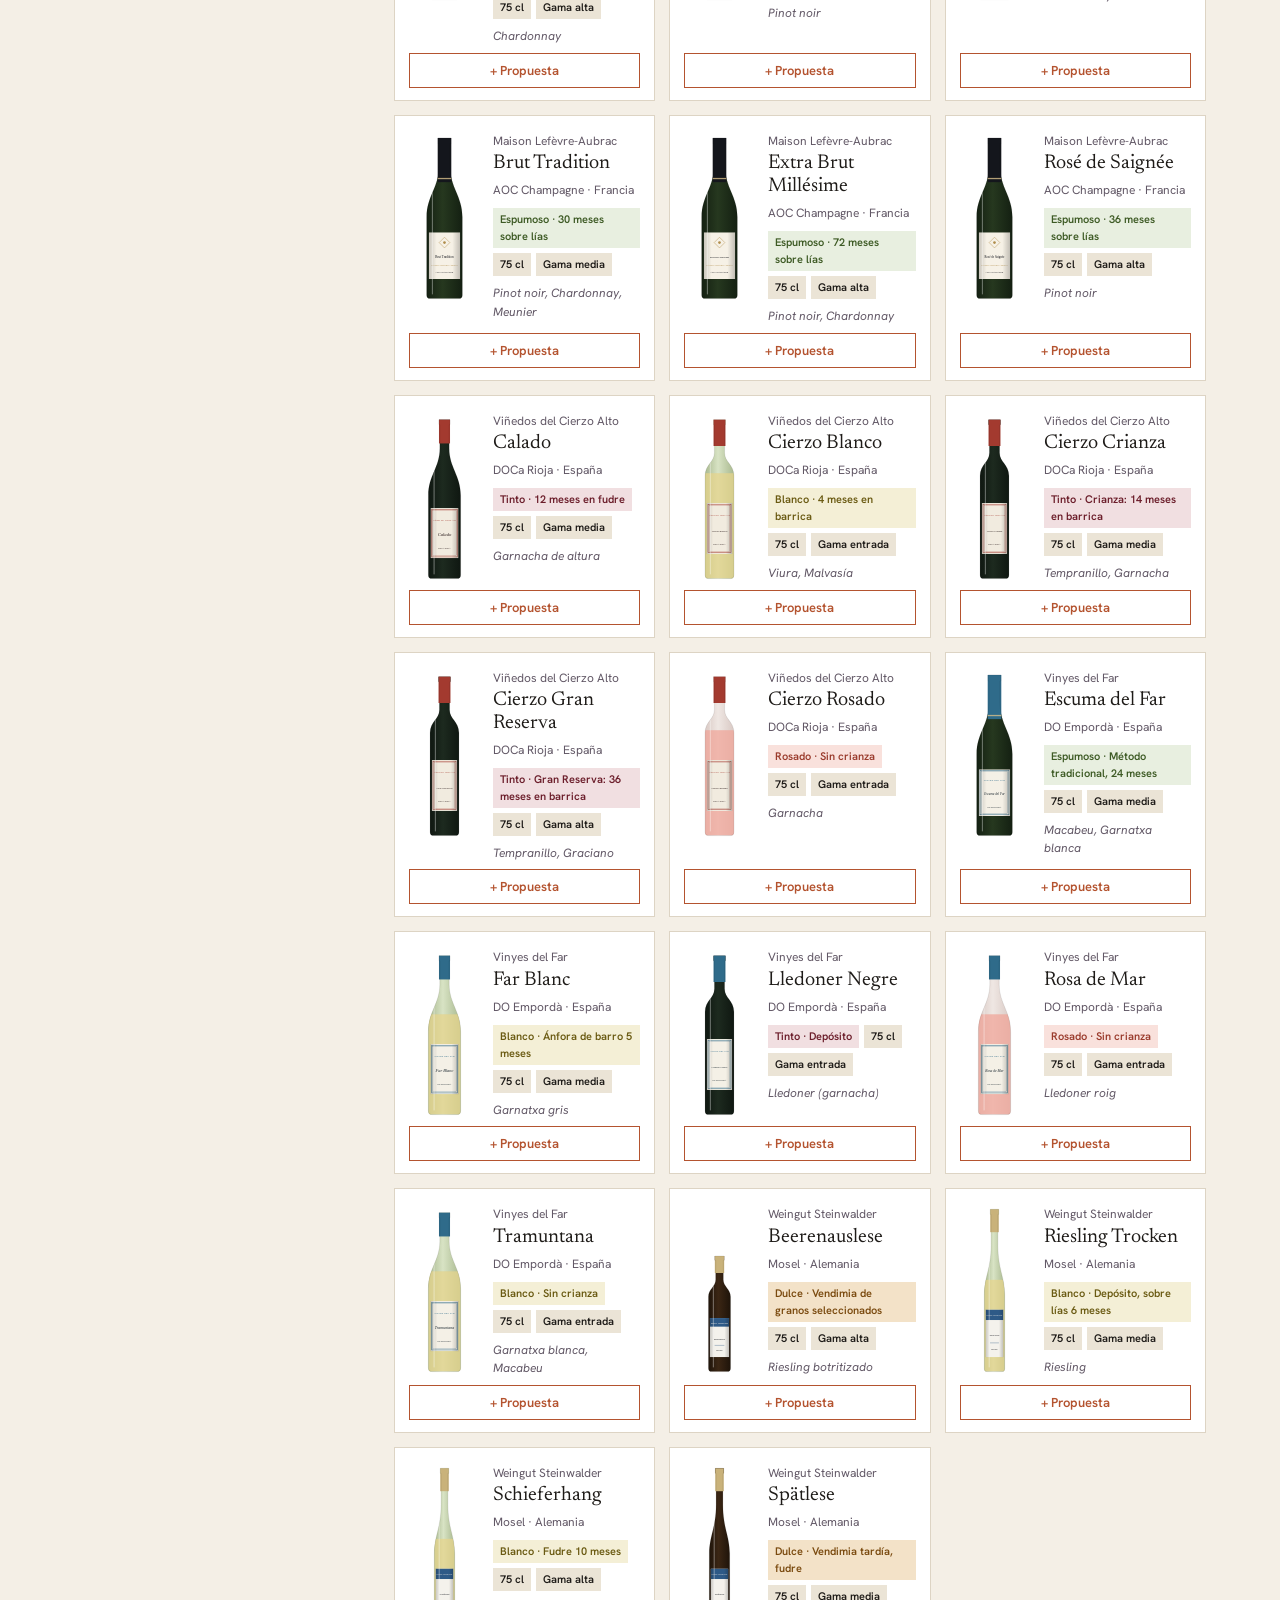
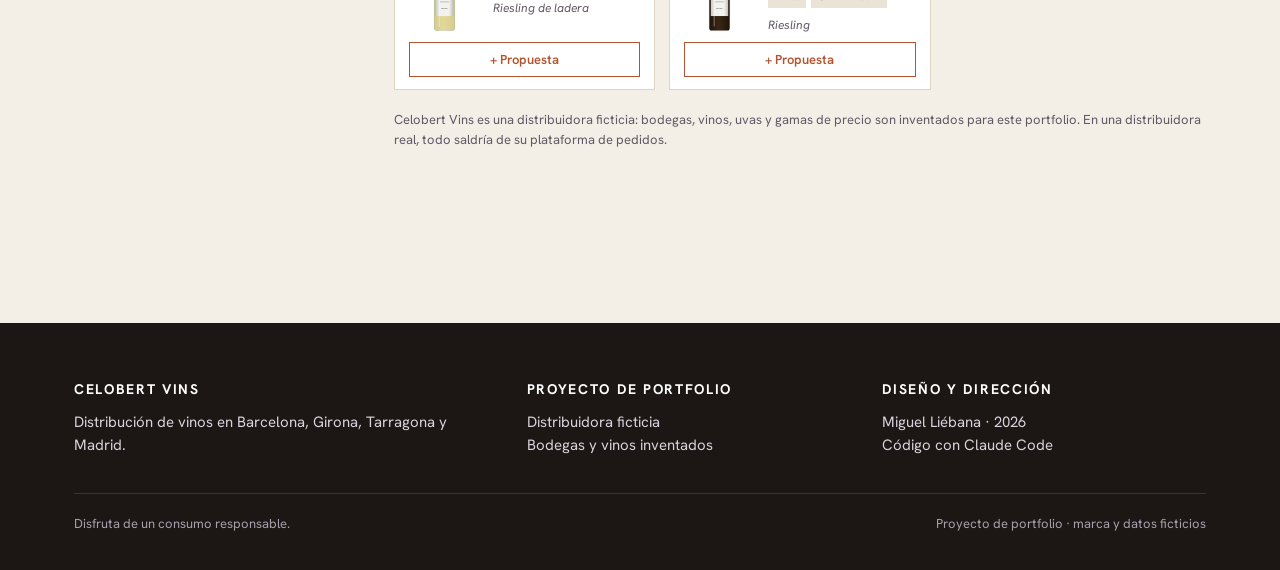
<file: buscador.html>
<!doctype html>
<html lang="es">
<head>
  <meta charset="utf-8" />
  <meta name="viewport" content="width=device-width, initial-scale=1" />
  <meta name="robots" content="noindex, nofollow" />
  <title>Buscador · Celobert Vins (portfolio)</title>
  <link rel="preconnect" href="https://fonts.googleapis.com" />
  <link rel="preconnect" href="https://fonts.gstatic.com" crossorigin />
  <link href="https://fonts.googleapis.com/css2?family=Newsreader:ital,opsz,wght@0,6..72,300..700;1,6..72,300..700&family=Hanken+Grotesk:ital,wght@0,400..700;1,400..700&display=swap" rel="stylesheet" />
  <link rel="stylesheet" href="styles.css" />
</head>
<body class="bs-page">
  <div class="proposal"><b>PORTFOLIO</b> · Celobert Vins es una distribuidora ficticia: bodegas, vinos y datos inventados · Miguel Liébana, 2026</div>
  <header class="top" id="top"></header>

  <main>
    <section class="bs-hero wrap">
      <p class="kicker">Buscador avanzado · todo el catálogo</p>
      <h1>Encuentra <em>el vino</em></h1>
      <label class="bs-q"><span class="sr">Buscar</span><input type="search" id="bs-q" placeholder="Nombre, bodega, zona, uva…" autocomplete="off" /></label>
    </section>
    <section class="wrap bs-layout">
      <aside class="bs-facets" id="bs-facets" aria-label="Filtros">
        <div class="bs-facets-head"><b>Filtros</b><button type="button" class="linkish" id="bs-clear">Quitar todos</button><button type="button" class="bs-close" id="bs-close" aria-label="Cerrar filtros">×</button></div>
        <div id="bs-groups"></div>
        <button type="button" class="btn solid bs-apply" id="bs-apply">Ver los vinos</button>
      </aside>
      <div class="bs-results">
        <div class="bs-bar">
          <p class="bs-count" id="bs-count" aria-live="polite"></p>
          <button type="button" class="btn bs-open" id="bs-open">Filtros <b id="bs-nf"></b></button>
          <label class="bs-sort">Ordenar <select id="bs-sort"><option value="bodega">Por bodega</option><option value="nombre">Por nombre</option><option value="ficha">Con ficha y vídeo primero</option></select></label>
        </div>
        <div class="bs-chips" id="bs-chips"></div>
        <div class="bs-grid" id="bs-grid"></div>
        <p class="bs-empty" id="bs-empty" hidden>Ningún vino cumple todos esos filtros. <button type="button" class="linkish" id="bs-clear2">Quitar filtros</button></p>
        <p class="cat-source">Celobert Vins es una distribuidora ficticia: bodegas, vinos, uvas y gamas de precio son inventados para este portfolio. En una distribuidora real, todo saldría de su plataforma de pedidos.</p>
      </div>
    </section>
  </main>

  <button type="button" class="order-fab" id="pp-fab" hidden>Propuesta <b id="pp-n">0</b></button>
  <footer class="foot" id="contacto">
    <div class="wrap">
      <div class="cols">
        <div><h4>Celobert Vins</h4><p>Distribución de vinos en Barcelona, Girona, Tarragona y Madrid.</p></div>
        <div><h4>Proyecto de portfolio</h4><p>Distribuidora ficticia<br />Bodegas y vinos inventados</p></div>
        <div><h4>Diseño y dirección</h4><p>Miguel Liébana · 2026<br />Código con Claude Code</p></div>
      </div>
      <div class="legal"><span>Disfruta de un consumo responsable.</span><span>Proyecto de portfolio · marca y datos ficticios</span></div>
    </div>
  </footer>

  <script src="catalogo-data.js"></script>
  <script src="carta-data.js"></script>
  <script src="fichas.js"></script>
  <script src="nav.js"></script>
  <script src="marca.js"></script>
  <script src="buscador.js"></script>
</body>
</html>
</file>
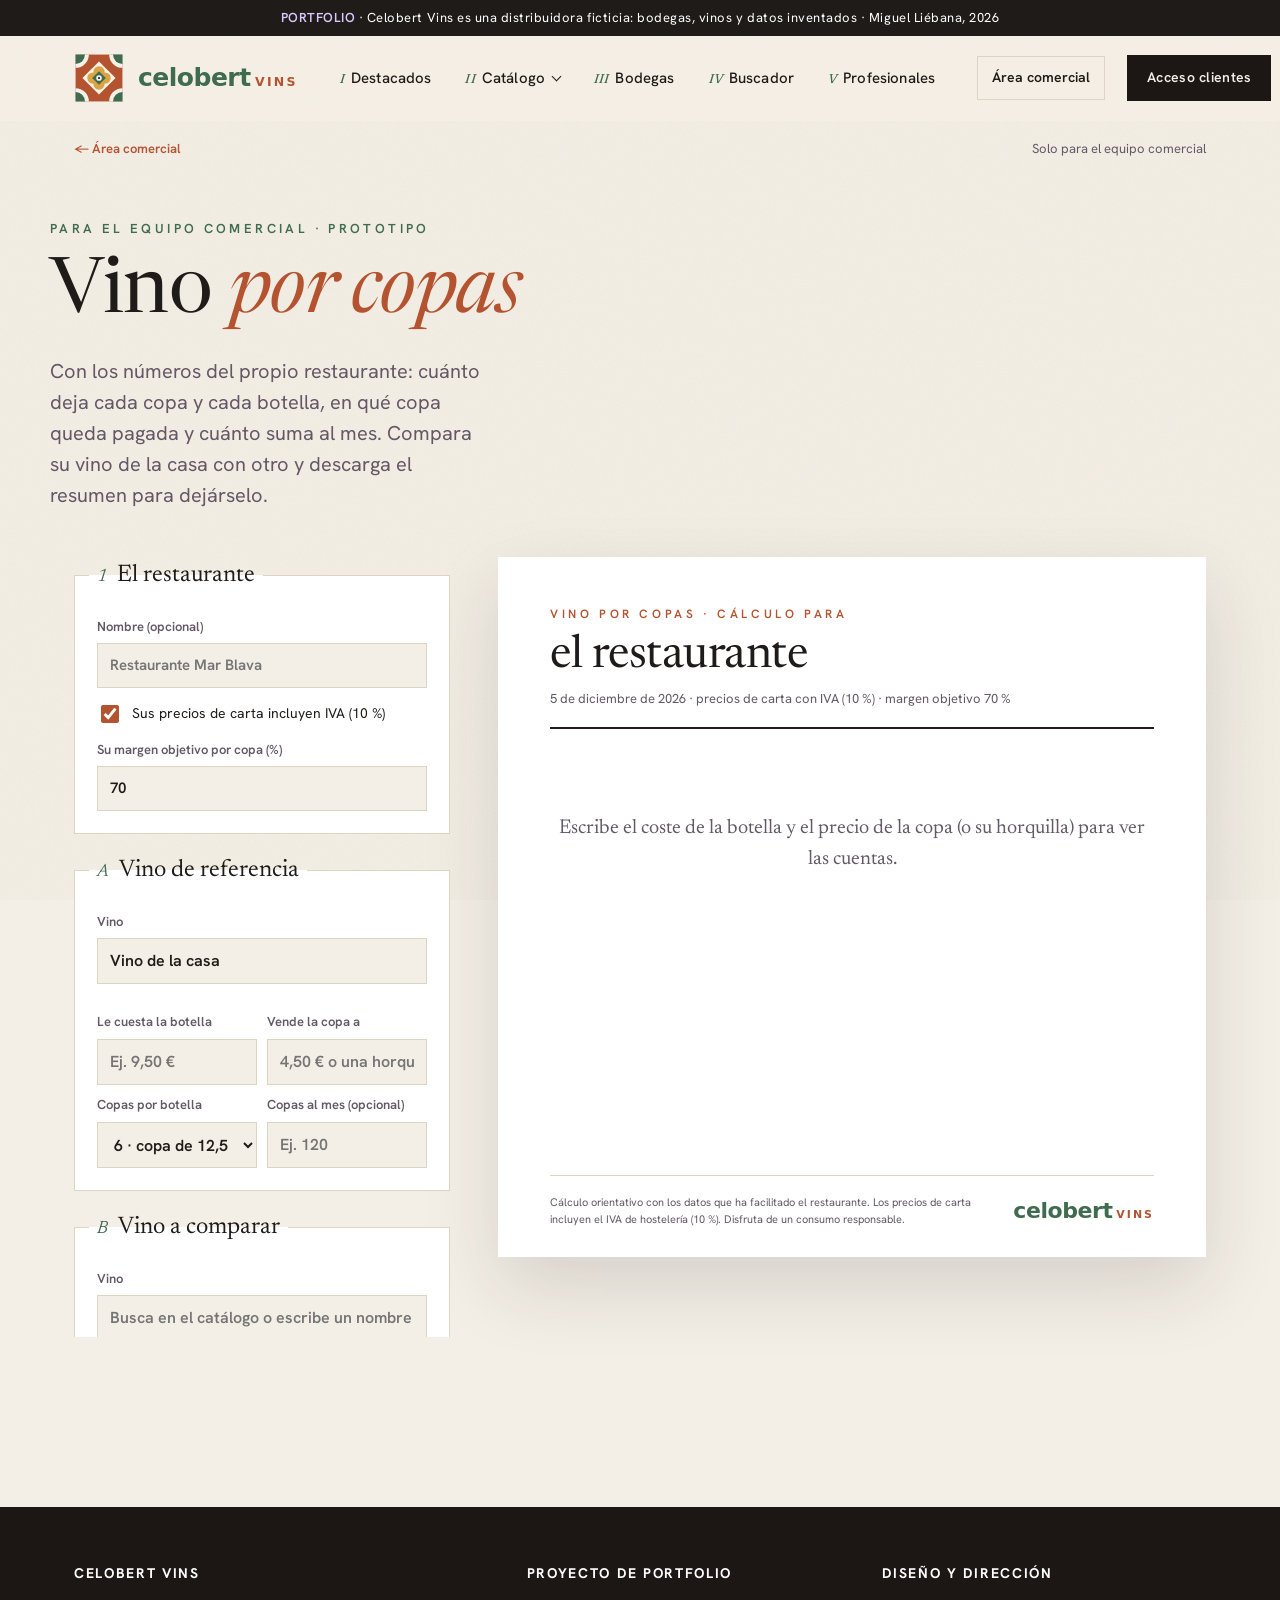
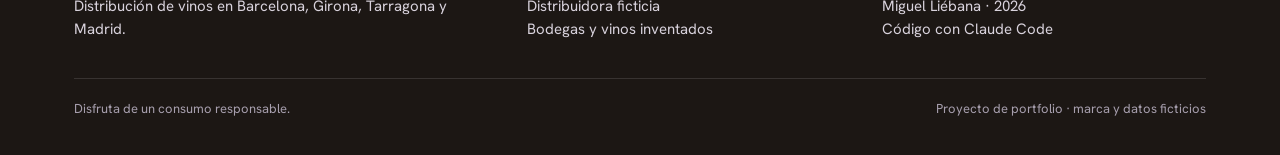
<file: calculadora.html>
<!doctype html>
<html lang="es">
<head>
  <meta charset="utf-8" />
  <meta name="viewport" content="width=device-width, initial-scale=1" />
  <meta name="robots" content="noindex, nofollow" />
  <title>Vino por copas · Celobert Vins (portfolio)</title>
  <link rel="preconnect" href="https://fonts.googleapis.com" />
  <link rel="preconnect" href="https://fonts.gstatic.com" crossorigin />
  <link href="https://fonts.googleapis.com/css2?family=Newsreader:ital,opsz,wght@0,6..72,300..700;1,6..72,300..700&family=Hanken+Grotesk:ital,wght@0,400..700;1,400..700&display=swap" rel="stylesheet" />
  <link rel="stylesheet" href="styles.css" />
</head>
<body class="cp-page" data-brand="celobert" data-brand-name="Celobert Vins" data-brand-word="celobert<small>vins</small>">
  <div class="proposal"><b>PORTFOLIO</b> · Celobert Vins es una distribuidora ficticia: bodegas, vinos y datos inventados · Miguel Liébana, 2026</div>
  <header class="top" id="top"></header>

  <main>
    <nav class="team-crumb wrap" aria-label="Área comercial"><a href="comerciales.html">← Área comercial</a><span>Solo para el equipo comercial</span></nav>
    <section class="pp-hero wrap">
      <p class="kicker">Para el equipo comercial · prototipo</p>
      <h1>Vino <em>por copas</em></h1>
      <p class="lead">Con los números del propio restaurante: cuánto deja cada copa y cada botella, en qué copa queda pagada y cuánto suma al mes. Compara su vino de la casa con otro y descarga el resumen para dejárselo.</p>
    </section>
    <section class="pp-layout wrap">
      <aside class="pp-editor" aria-label="Datos del cálculo">
        <fieldset class="cc-step">
          <legend><span>1</span> El restaurante</legend>
          <label class="cc-row">Nombre (opcional)<input id="cp-cliente" placeholder="Restaurante Mar Blava" /></label>
          <label class="cv-check"><input type="checkbox" id="cp-iva" /> Sus precios de carta incluyen IVA (10 %)</label>
          <label class="cc-row">Su margen objetivo por copa (%)<input id="cp-objetivo" inputmode="numeric" placeholder="70" /></label>
        </fieldset>
        <div id="cp-vinos" class="cp-vinos"></div>
        <div class="pp-actions">
          <button type="button" class="btn solid" id="cp-pdf">Descargar el resumen (PDF)</button>
          <button type="button" class="btn" id="cp-test">Datos de prueba</button>
          <button type="button" class="btn ghost" id="cp-reset">Empezar de nuevo</button>
        </div>
        <p class="cc-hint">Todos los datos los pone el restaurante: aquí no hay precios de tarifa ni cifras nuestras.</p>
      </aside>
      <div class="cp-wrap"><article class="cp-sheet" id="cp-sheet" aria-live="polite"></article></div>
    </section>
  </main>
  <footer class="foot" id="contacto">
    <div class="wrap">
      <div class="cols">
        <div><h4>Celobert Vins</h4><p>Distribución de vinos en Barcelona, Girona, Tarragona y Madrid.</p></div>
        <div><h4>Proyecto de portfolio</h4><p>Distribuidora ficticia<br />Bodegas y vinos inventados</p></div>
        <div><h4>Diseño y dirección</h4><p>Miguel Liébana · 2026<br />Código con Claude Code</p></div>
      </div>
      <div class="legal"><span>Disfruta de un consumo responsable.</span><span>Proyecto de portfolio · marca y datos ficticios</span></div>
    </div>
  </footer>

  <script src="catalogo-data.js"></script>
  <script src="carta-data.js"></script>
  <script src="fichas.js"></script>
  <script src="nav.js"></script>
  <script src="marca.js"></script>
  <script src="assets/vendor/html2canvas.min.js"></script>
  <script src="assets/vendor/jspdf.umd.min.js"></script>
  <script src="calculadora.js"></script>
</body>
</html>
</file>
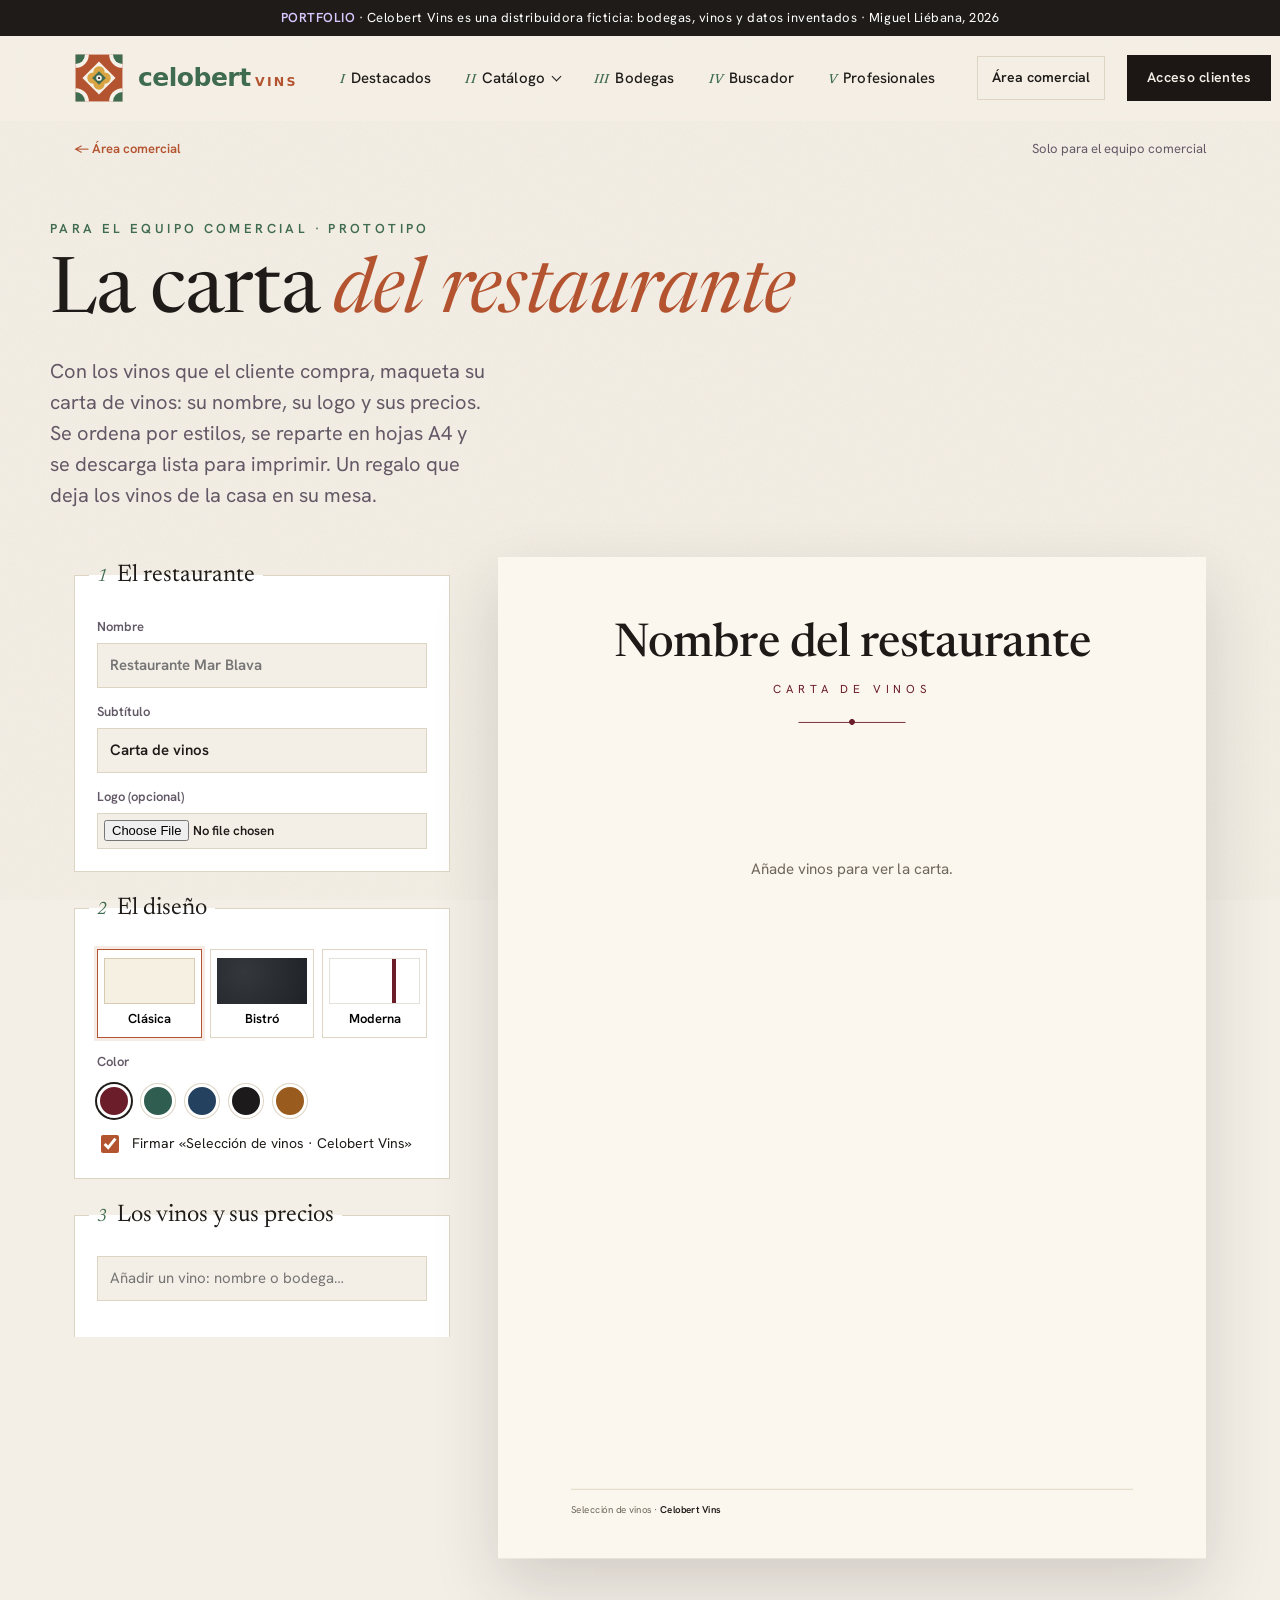
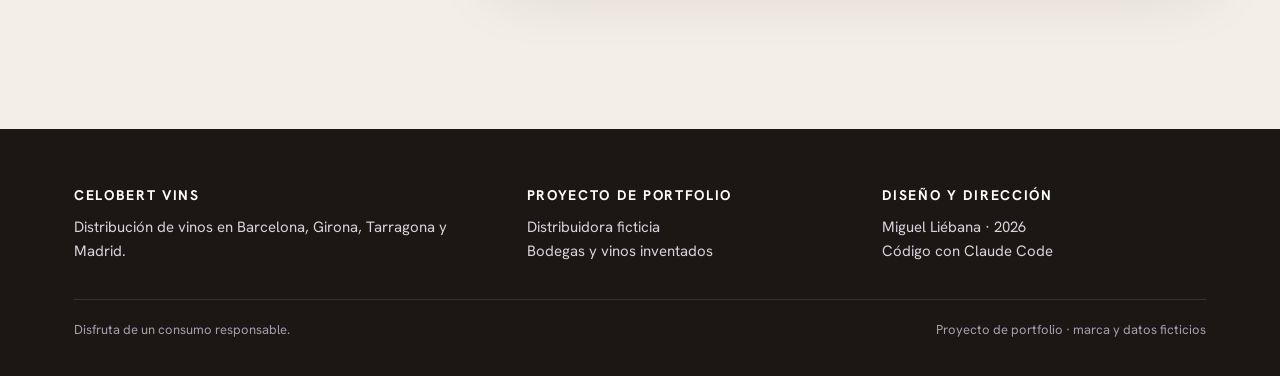
<file: carta-restaurante.html>
<!doctype html>
<html lang="es">
<head>
  <meta charset="utf-8" />
  <meta name="viewport" content="width=device-width, initial-scale=1" />
  <meta name="robots" content="noindex, nofollow" />
  <title>Carta del restaurante · Celobert Vins (portfolio)</title>
  <link rel="preconnect" href="https://fonts.googleapis.com" />
  <link rel="preconnect" href="https://fonts.gstatic.com" crossorigin />
  <link href="https://fonts.googleapis.com/css2?family=Newsreader:ital,opsz,wght@0,6..72,300..700;1,6..72,300..700&family=Hanken+Grotesk:ital,wght@0,400..700;1,400..700&display=swap" rel="stylesheet" />
  <link rel="stylesheet" href="styles.css" />
</head>
<body class="cv-page-body">
  <div class="proposal"><b>PORTFOLIO</b> · Celobert Vins es una distribuidora ficticia: bodegas, vinos y datos inventados · Miguel Liébana, 2026</div>
  <header class="top" id="top"></header>

  <main>
    <nav class="team-crumb wrap" aria-label="Área comercial"><a href="comerciales.html">← Área comercial</a><span>Solo para el equipo comercial</span></nav>
    <section class="pp-hero wrap">
      <p class="kicker">Para el equipo comercial · prototipo</p>
      <h1>La carta <em>del restaurante</em></h1>
      <p class="lead">Con los vinos que el cliente compra, maqueta su carta de vinos: su nombre, su logo y sus precios. Se ordena por estilos, se reparte en hojas A4 y se descarga lista para imprimir. Un regalo que deja los vinos de la casa en su mesa.</p>
    </section>

    <section class="pp-layout wrap">
      <aside class="pp-editor" aria-label="Editor de la carta">
        <fieldset class="cc-step">
          <legend><span>1</span> El restaurante</legend>
          <label class="cc-row">Nombre<input id="cv-rest" placeholder="Restaurante Mar Blava" /></label>
          <label class="cc-row">Subtítulo<input id="cv-sub" placeholder="Carta de vinos" /></label>
          <div class="cc-row">Logo (opcional)
            <span class="cv-logo-row"><input id="cv-logo" type="file" accept="image/*" /><button type="button" class="linkish" id="cv-logo-del" hidden>Quitar logo</button></span>
          </div>
        </fieldset>
        <fieldset class="cc-step">
          <legend><span>2</span> El diseño</legend>
          <div class="cv-estilos" id="cv-estilos" role="radiogroup" aria-label="Diseño de la carta">
            <button type="button" role="radio" data-estilo="clasica"><i class="sw-clasica"></i>Clásica</button>
            <button type="button" role="radio" data-estilo="bistro"><i class="sw-bistro"></i>Bistró</button>
            <button type="button" role="radio" data-estilo="moderna"><i class="sw-moderna"></i>Moderna</button>
          </div>
          <div class="cc-row">Color<div class="cv-colors" id="cv-colors" role="radiogroup" aria-label="Color de acento"></div></div>
          <label class="cv-check"><input type="checkbox" id="cv-firma" /> Firmar «Selección de vinos · Celobert Vins»</label>
        </fieldset>
        <fieldset class="cc-step">
          <legend><span>3</span> Los vinos y sus precios</legend>
          <label class="pp-find"><span class="sr">Añadir un vino</span><input id="cv-find" placeholder="Añadir un vino: nombre o bodega…" autocomplete="off" /></label>
          <div class="pp-sugg" id="cv-sugg"></div>
          <ol class="pp-list" id="cv-list"></ol>
          <p class="cc-hint" id="cv-empty-hint">Aún no hay vinos. Añádelos aquí, desde el <a href="buscador.html">buscador</a> o desde una <a href="propuesta.html">propuesta</a>.</p>
        </fieldset>
        <div class="pp-actions">
          <button type="button" class="btn solid" id="cv-pdf">Descargar la carta (PDF)</button>
          <a class="btn" href="propuesta.html">Ir a la propuesta</a>
        </div>
      </aside>
      <div class="cv-preview" id="cv-preview"><div class="cv-pages" id="cv-pages"></div></div>
    </section>
  </main>
  <footer class="foot" id="contacto">
    <div class="wrap">
      <div class="cols">
        <div><h4>Celobert Vins</h4><p>Distribución de vinos en Barcelona, Girona, Tarragona y Madrid.</p></div>
        <div><h4>Proyecto de portfolio</h4><p>Distribuidora ficticia<br />Bodegas y vinos inventados</p></div>
        <div><h4>Diseño y dirección</h4><p>Miguel Liébana · 2026<br />Código con Claude Code</p></div>
      </div>
      <div class="legal"><span>Disfruta de un consumo responsable.</span><span>Proyecto de portfolio · marca y datos ficticios</span></div>
    </div>
  </footer>

  <script src="catalogo-data.js"></script>
  <script src="carta-data.js"></script>
  <script src="fichas.js"></script>
  <script src="nav.js"></script>
  <script src="marca.js"></script>
  <script src="assets/vendor/html2canvas.min.js"></script>
  <script src="assets/vendor/jspdf.umd.min.js"></script>
  <script src="carta-restaurante.js"></script>
</body>
</html>
</file>
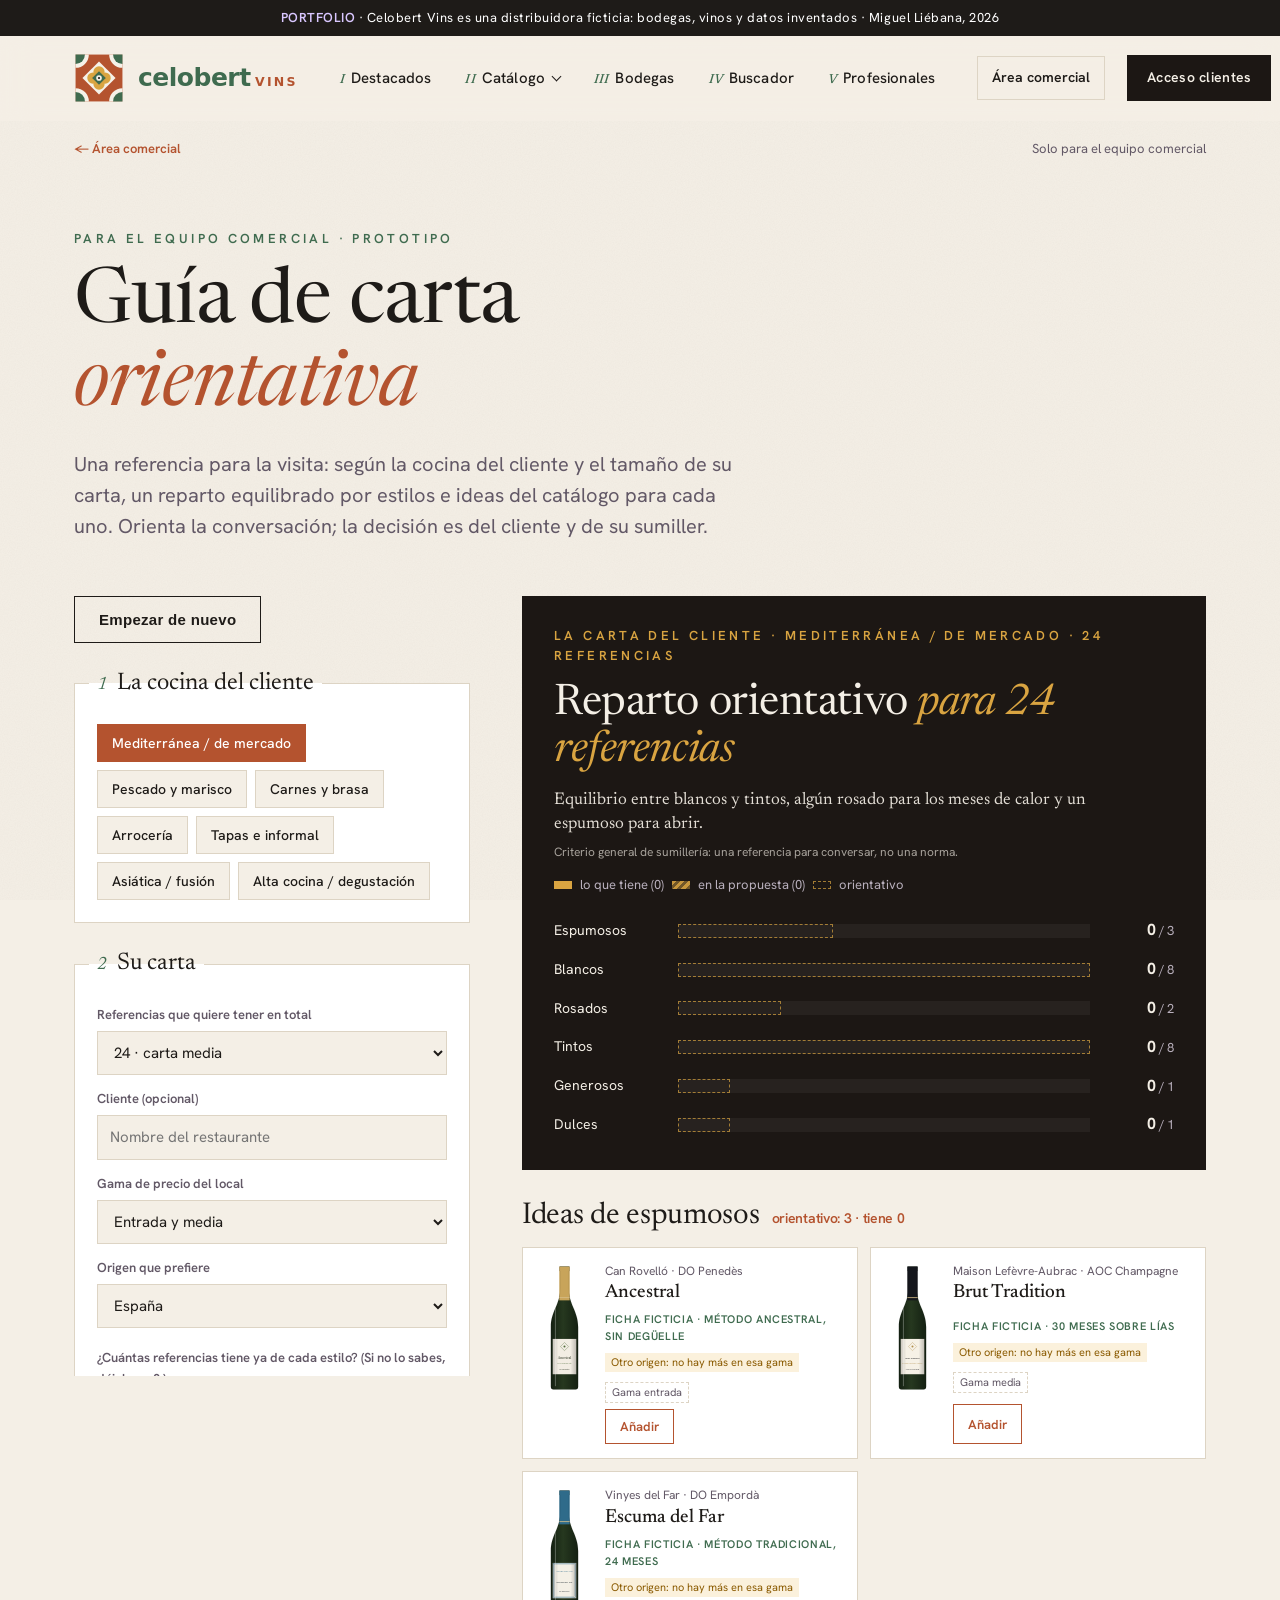
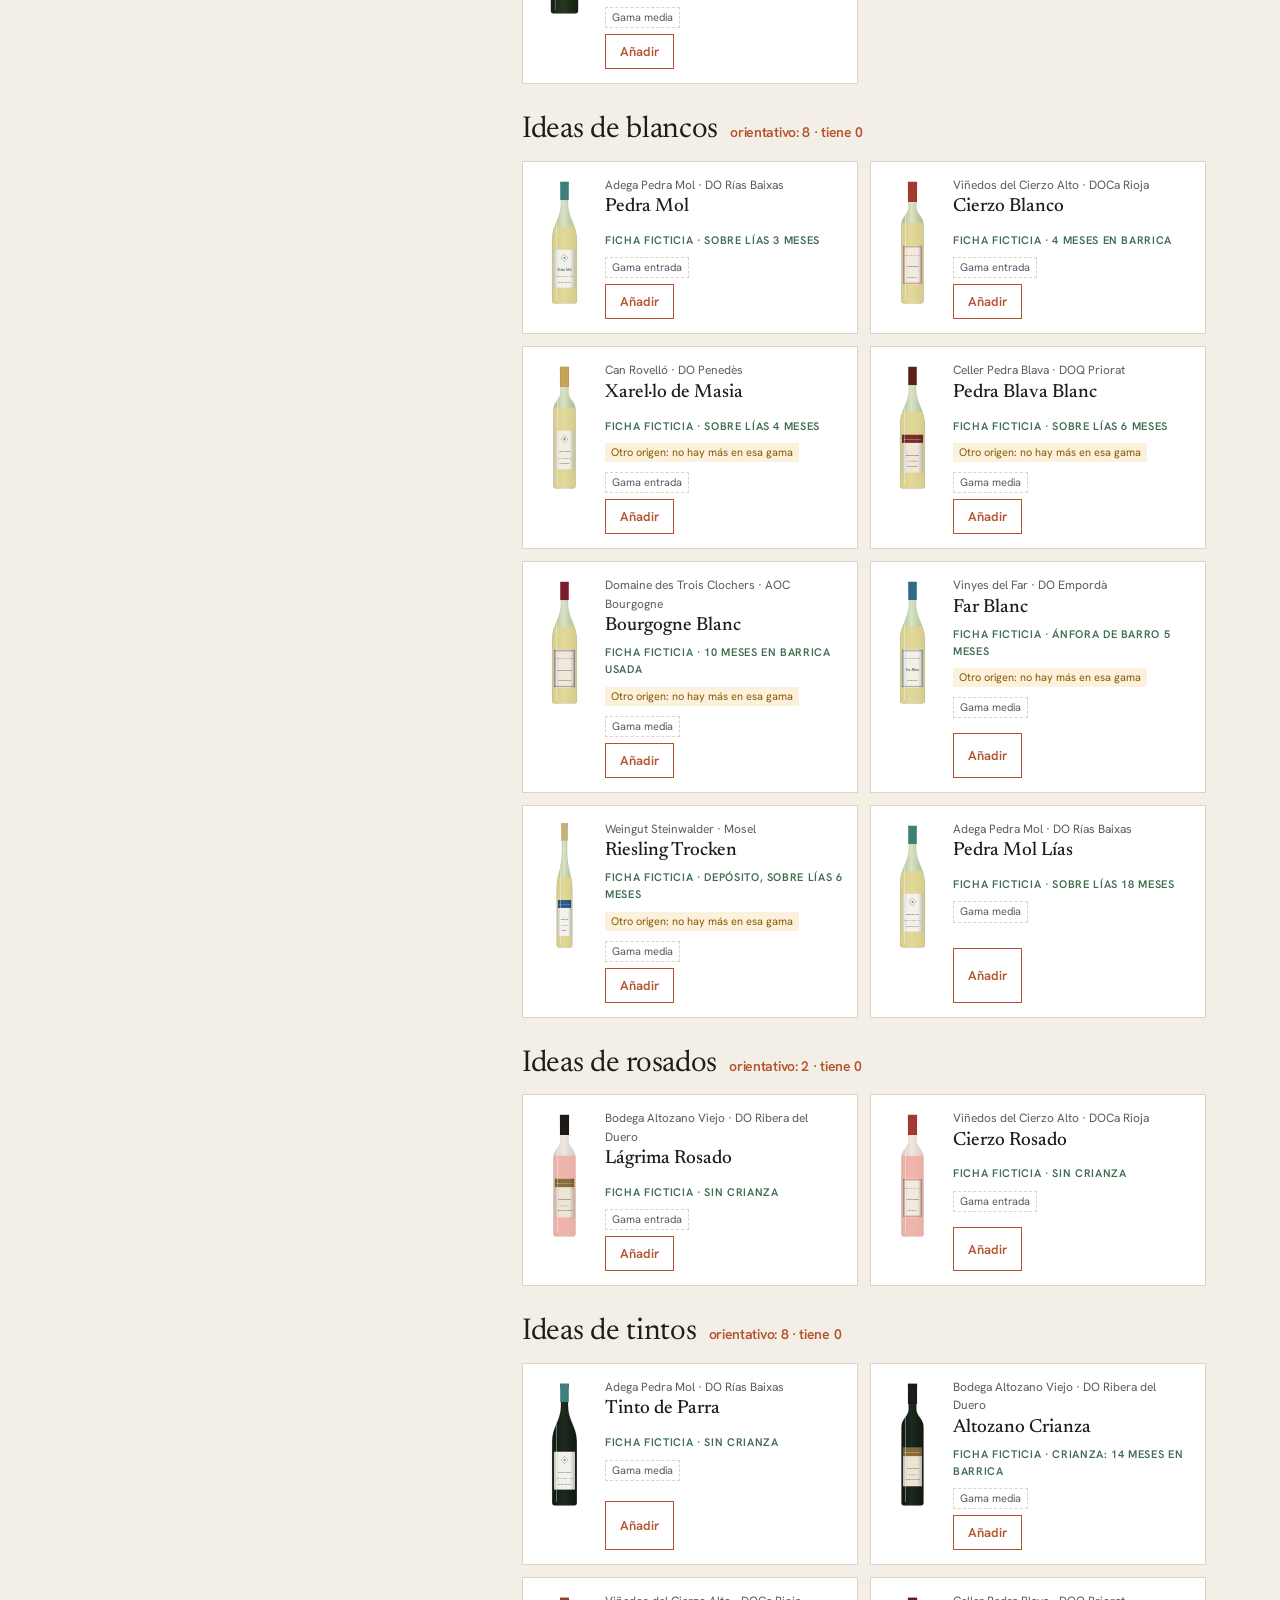
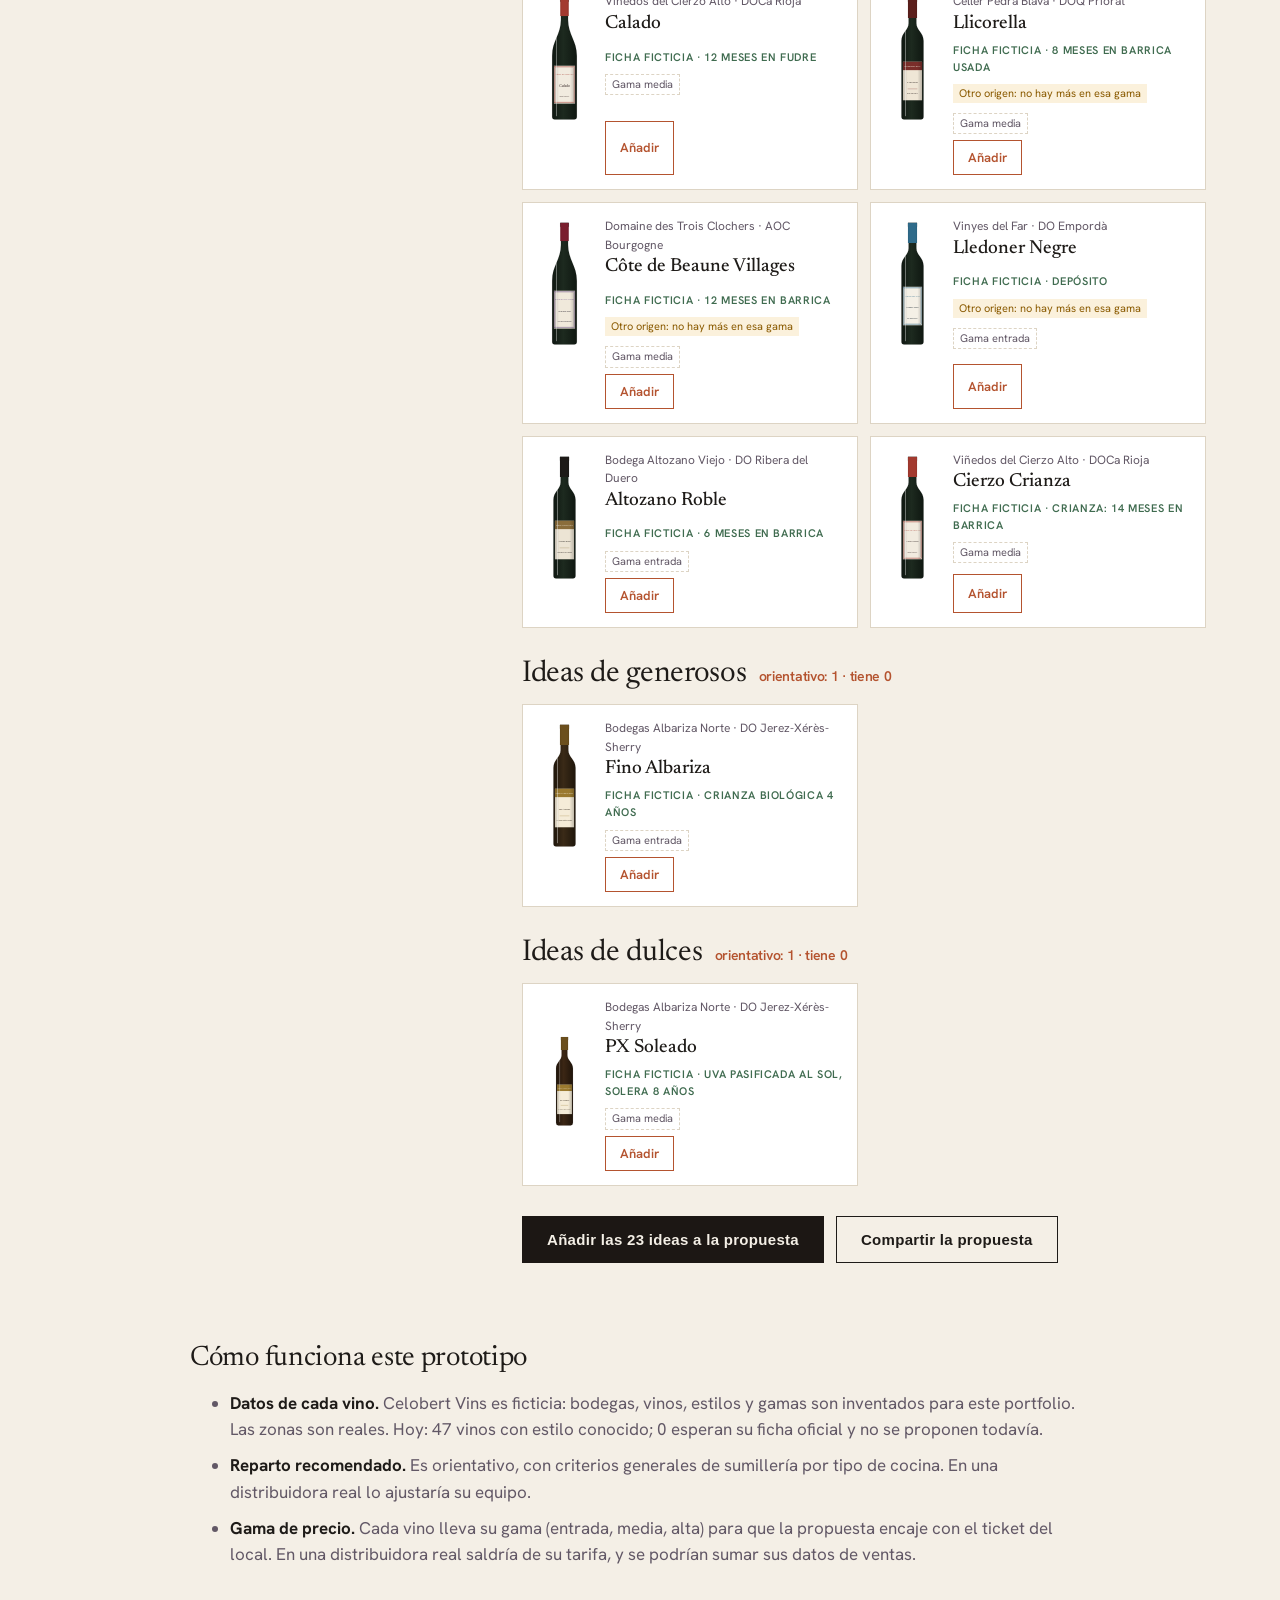
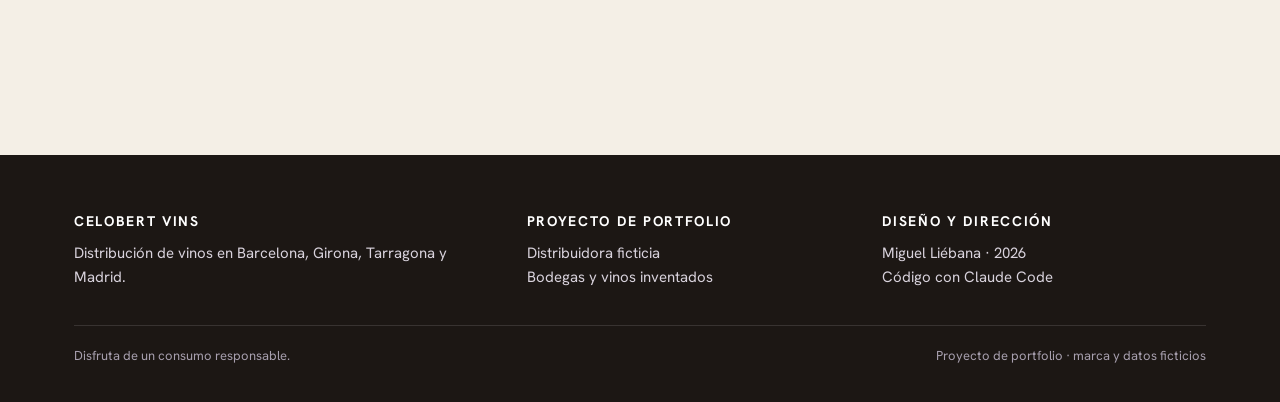
<file: carta.html>
<!doctype html>
<html lang="es">
<head>
  <meta charset="utf-8" />
  <meta name="viewport" content="width=device-width, initial-scale=1" />
  <meta name="robots" content="noindex, nofollow" />
  <title>Guía de carta · Celobert Vins (portfolio)</title>
  <link rel="preconnect" href="https://fonts.googleapis.com" />
  <link rel="preconnect" href="https://fonts.gstatic.com" crossorigin />
  <link href="https://fonts.googleapis.com/css2?family=Newsreader:ital,opsz,wght@0,6..72,300..700;1,6..72,300..700&family=Hanken+Grotesk:ital,wght@0,400..700;1,400..700&display=swap" rel="stylesheet" />
  <link rel="stylesheet" href="styles.css" />
</head>
<body class="carta-page">
  <div class="proposal"><b>PORTFOLIO</b> · Celobert Vins es una distribuidora ficticia: bodegas, vinos y datos inventados · Miguel Liébana, 2026</div>
  <header class="top" id="top"></header>

  <main>
    <nav class="team-crumb wrap" aria-label="Área comercial"><a href="comerciales.html">← Área comercial</a><span>Solo para el equipo comercial</span></nav>
    <section class="cc-hero">
      <div class="wrap">
        <p class="kicker">Para el equipo comercial · prototipo</p>
        <h1>Guía de carta <em>orientativa</em></h1>
        <p class="lead">Una referencia para la visita: según la cocina del cliente y el tamaño de su carta, un reparto equilibrado por estilos e ideas del catálogo para cada uno. Orienta la conversación; la decisión es del cliente y de su sumiller.</p>
      </div>
    </section>

    <section class="wrap cc-tool">
      <form class="cc-form" id="cc-form" autocomplete="off">
        <div class="cc-reset-row"><button type="button" class="btn ghost" id="cc-reset">Empezar de nuevo</button><span class="cc-reset-ok" id="cc-reset-ok" hidden>Guía vacía. Lo que añadiste sigue en la propuesta.</span></div>
        <fieldset class="cc-step">
          <legend><span>1</span> La cocina del cliente</legend>
          <div class="cc-chips" id="cc-cocina" role="radiogroup" aria-label="Tipo de cocina"></div>
        </fieldset>

        <fieldset class="cc-step">
          <legend><span>2</span> Su carta</legend>
          <label class="cc-row">Referencias que quiere tener en total
            <select id="cc-size"><option value="12">12 · carta corta</option><option value="24" selected>24 · carta media</option><option value="40">40 · carta amplia</option></select>
          </label>
          <label class="cc-row">Cliente (opcional)
            <input id="cc-cliente" placeholder="Nombre del restaurante" />
          </label>
          <label class="cc-row">Gama de precio del local
            <select id="cc-gama"><option value="todas">Todas</option><option value="entrada,media" selected>Entrada y media</option><option value="entrada">Solo entrada</option><option value="media,alta">Media y alta</option><option value="alta">Alta</option></select>
          </label>
          <label class="cc-row">Origen que prefiere
            <select id="cc-origen"><option value="cerca">Cercanía (Catalunya)</option><option value="espana" selected>España</option><option value="mundo">Internacional</option><option value="todo">Me da igual</option></select>
          </label>
          <p class="cc-hint">¿Cuántas referencias tiene ya de cada estilo? (Si no lo sabes, déjalo en 0.)</p>
          <div class="cc-have" id="cc-have"></div>
        </fieldset>
      </form>

      <div class="cc-result" id="cc-result" aria-live="polite"></div>
    </section>

    <section class="wrap cc-notes">
      <h2>Cómo funciona este prototipo</h2>
      <ul>
        <li><b>Datos de cada vino.</b> Celobert Vins es ficticia: bodegas, vinos, estilos y gamas son inventados para este portfolio. Las zonas son reales. <span id="cc-pend"></span></li>
        <li><b>Reparto recomendado.</b> Es orientativo, con criterios generales de sumillería por tipo de cocina. En una distribuidora real lo ajustaría su equipo.</li>
        <li><b>Gama de precio.</b> Cada vino lleva su gama (entrada, media, alta) para que la propuesta encaje con el ticket del local. En una distribuidora real saldría de su tarifa, y se podrían sumar sus datos de ventas.</li>
      </ul>
    </section>
  </main>

  <button type="button" class="order-fab" id="cc-fab" hidden>Mi selección <b id="cc-n">0</b></button>
  <footer class="foot" id="contacto">
    <div class="wrap">
      <div class="cols">
        <div><h4>Celobert Vins</h4><p>Distribución de vinos en Barcelona, Girona, Tarragona y Madrid.</p></div>
        <div><h4>Proyecto de portfolio</h4><p>Distribuidora ficticia<br />Bodegas y vinos inventados</p></div>
        <div><h4>Diseño y dirección</h4><p>Miguel Liébana · 2026<br />Código con Claude Code</p></div>
      </div>
      <div class="legal"><span>Disfruta de un consumo responsable.</span><span>Proyecto de portfolio · marca y datos ficticios</span></div>
    </div>
  </footer>

  <script src="catalogo-data.js"></script>
  <script src="carta-data.js"></script>
  <script src="nav.js"></script>
  <script src="marca.js"></script>
  <script src="carta.js"></script>
</body>
</html>
</file>
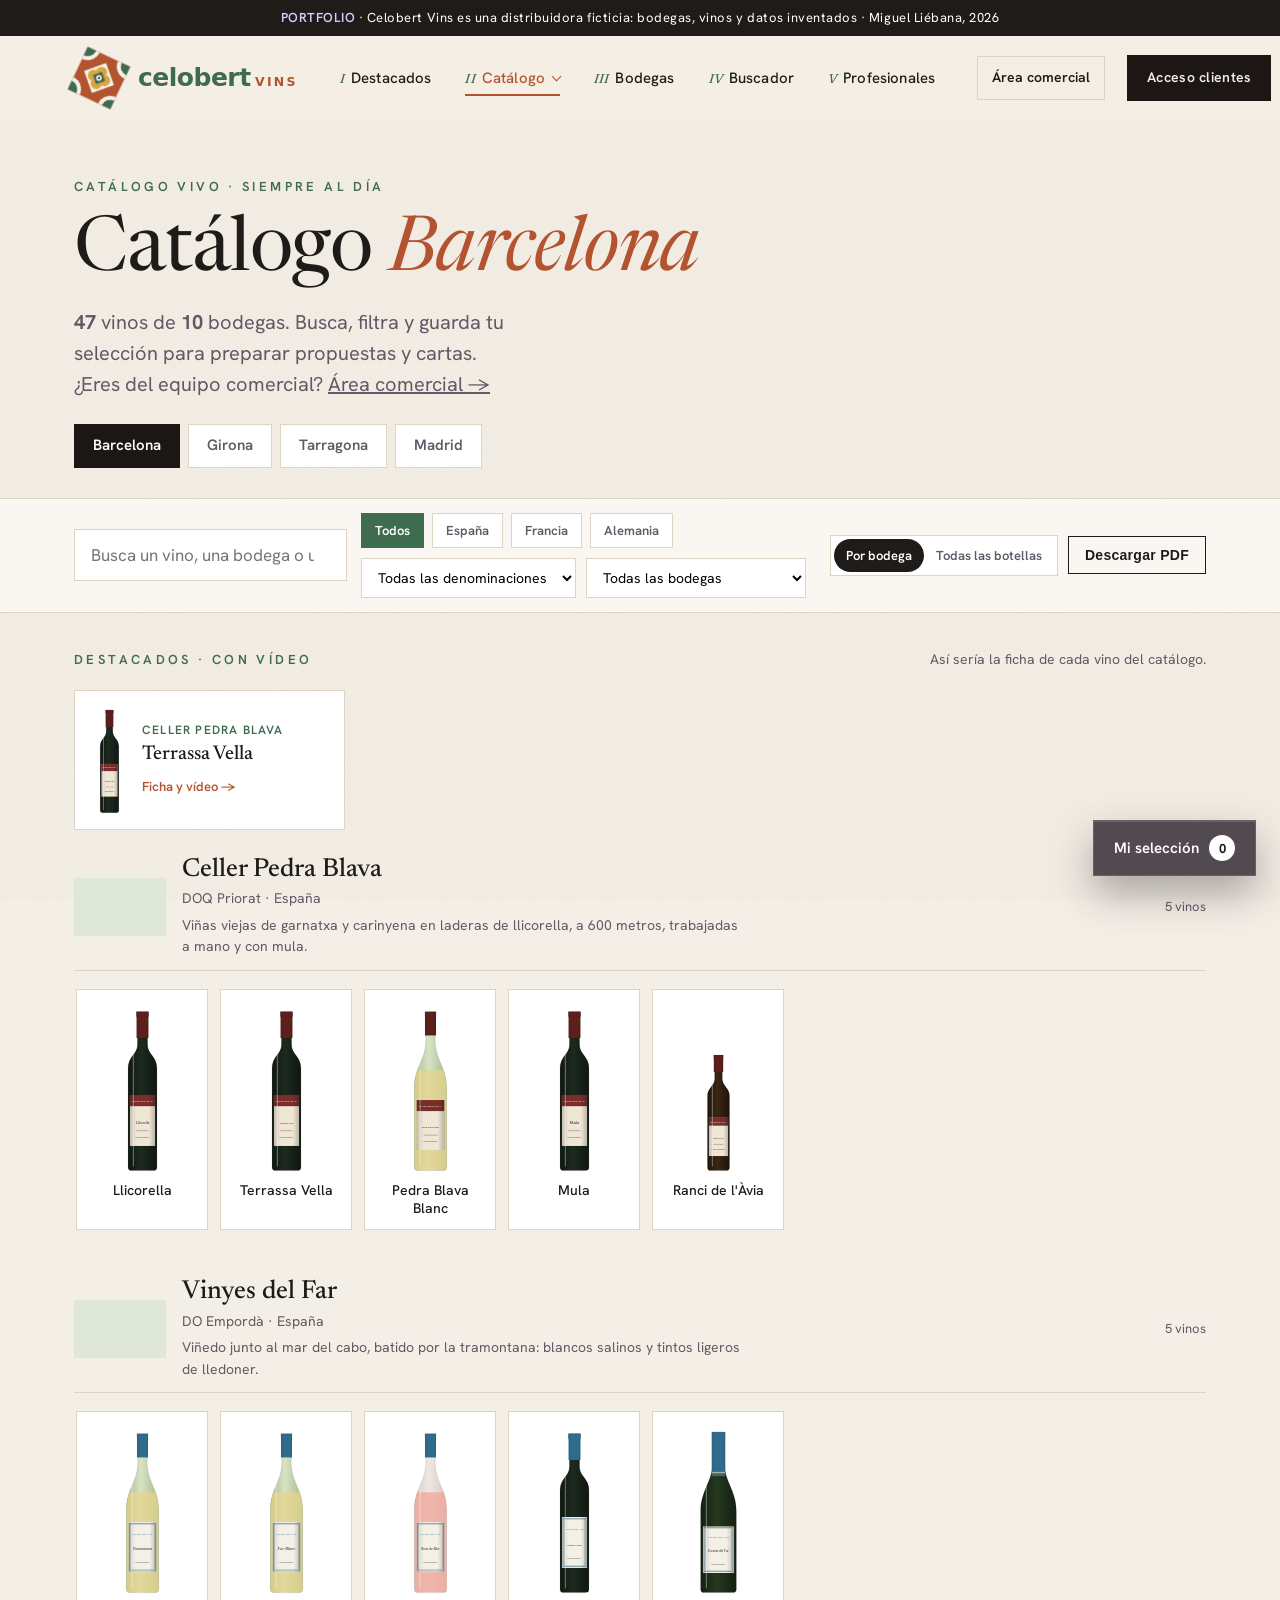
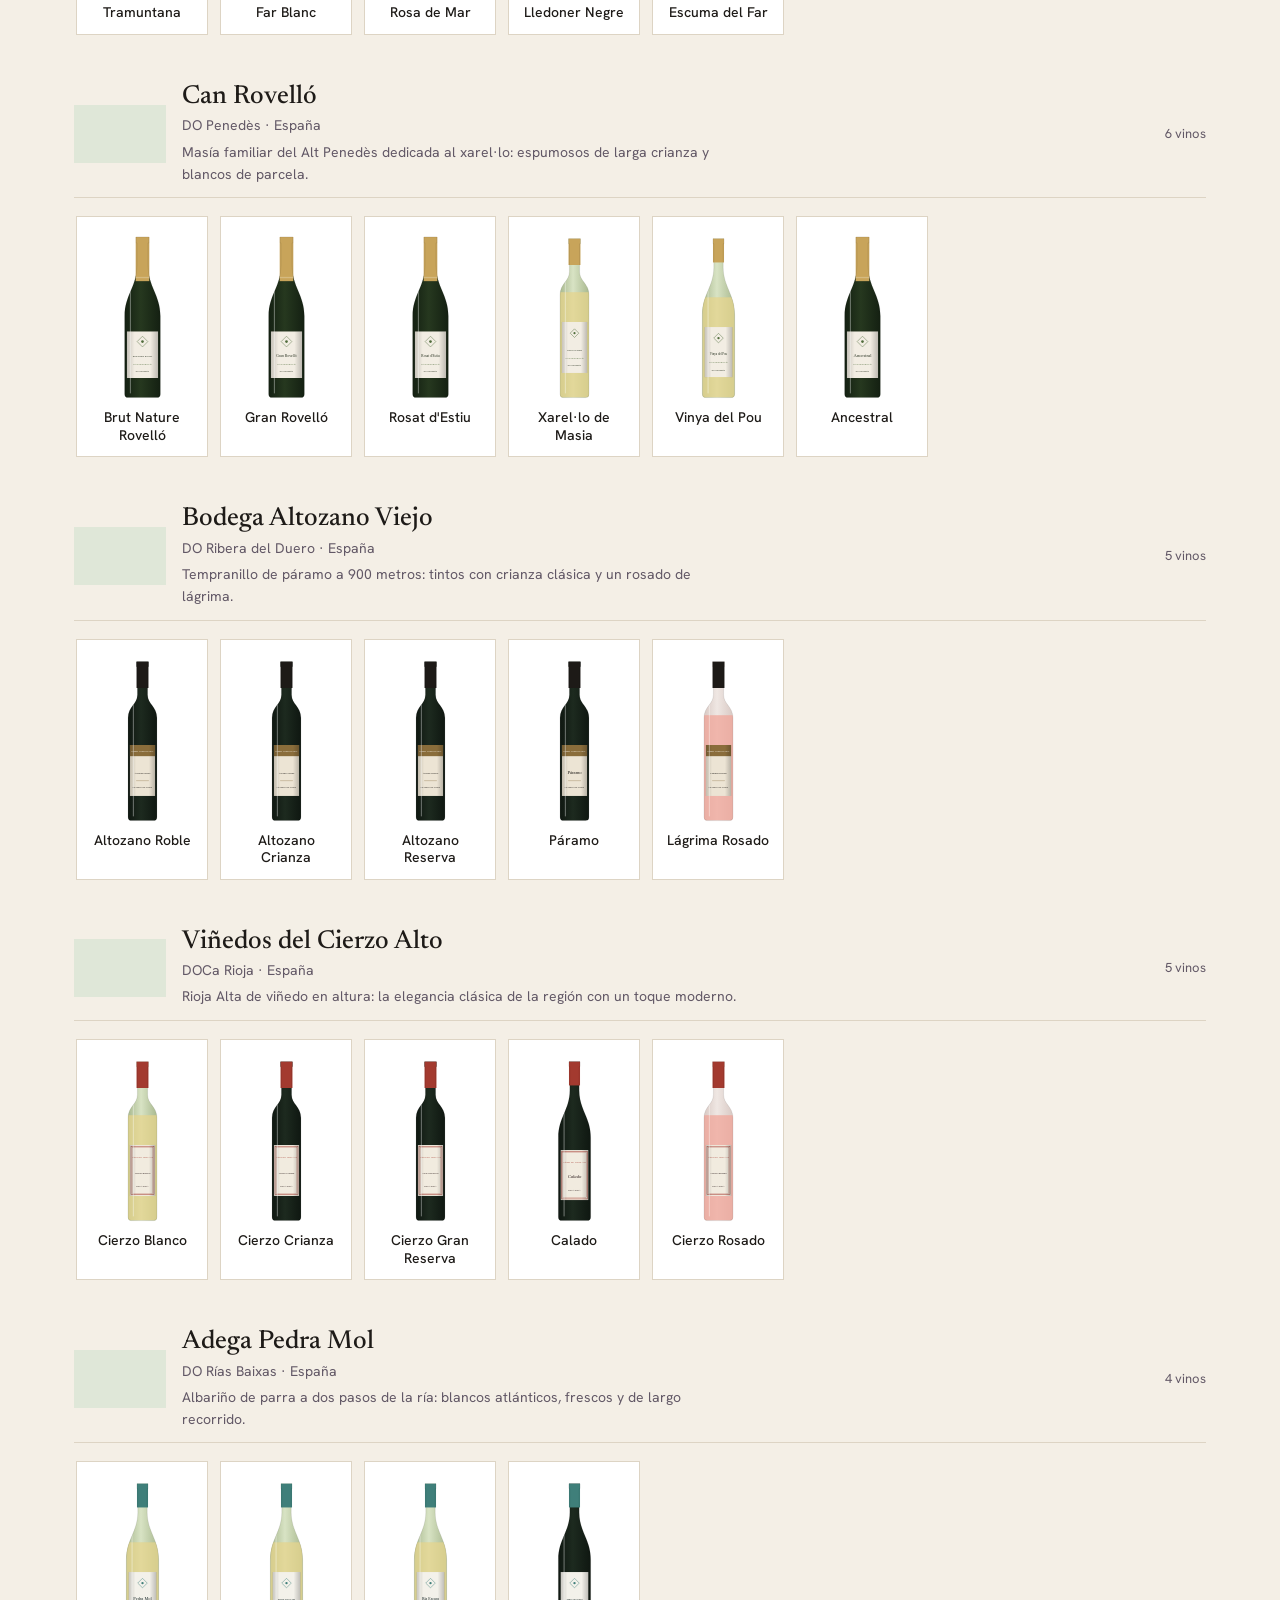
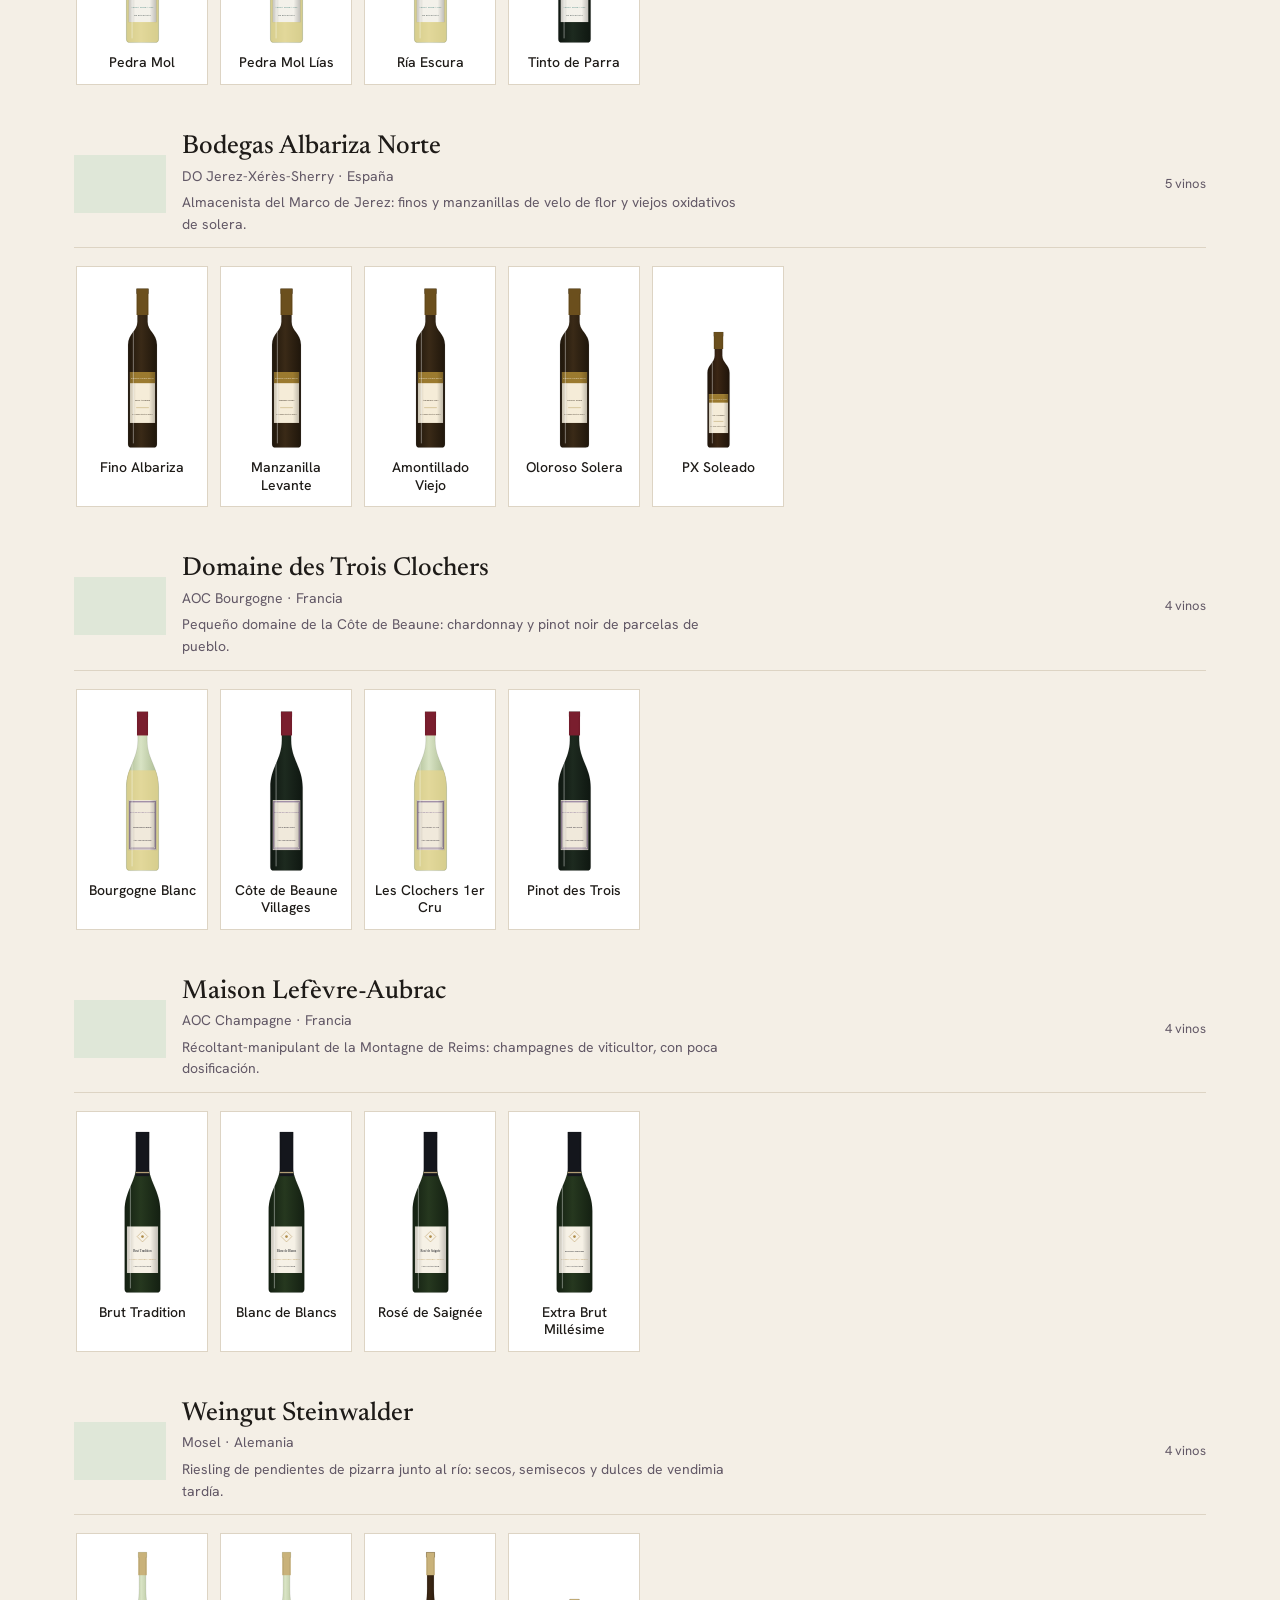
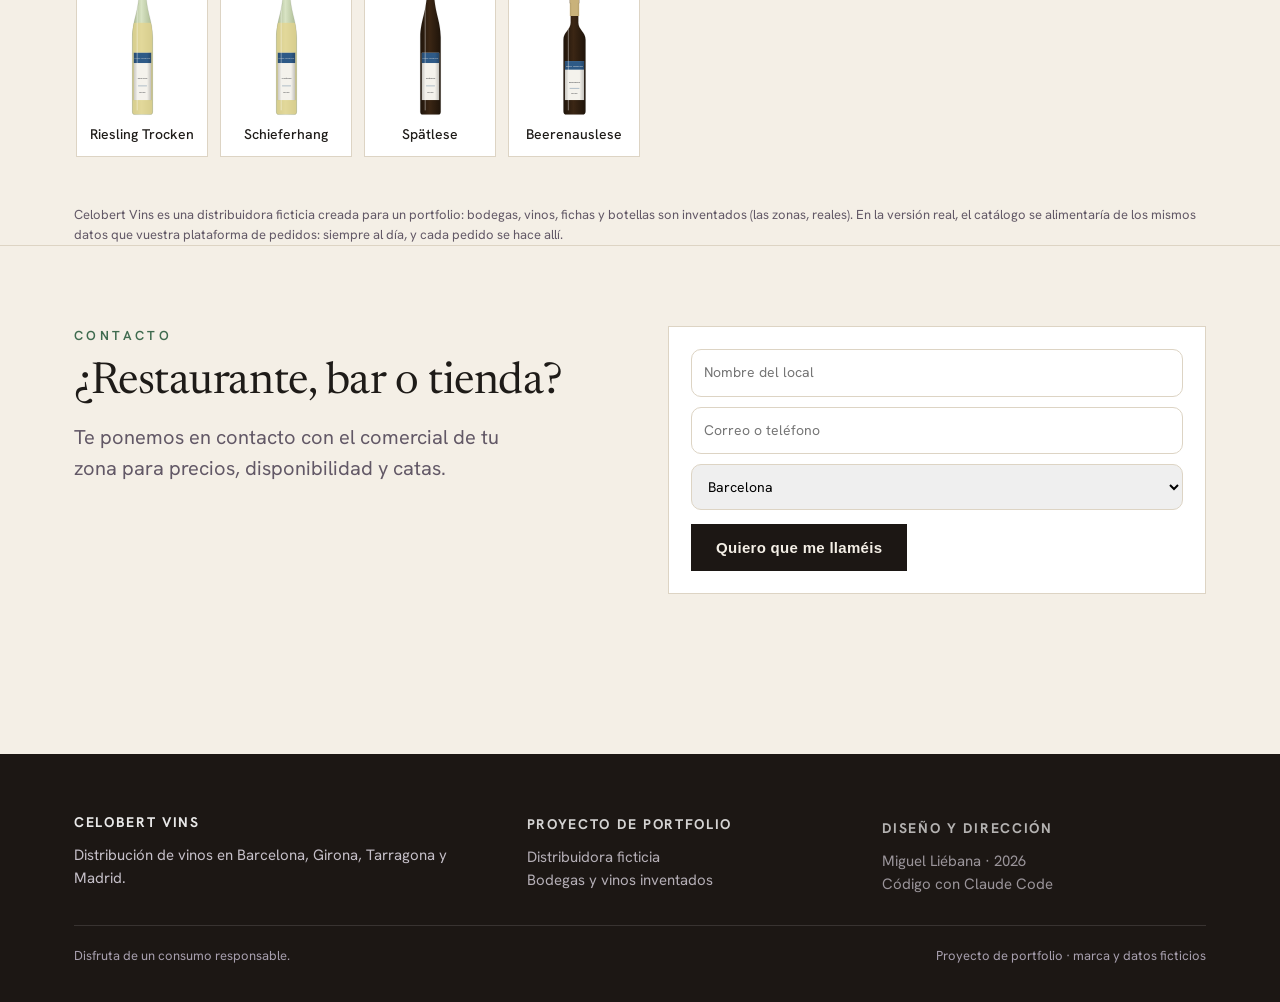
<file: catalogo.html>
<!doctype html>
<html lang="es">
<head>
  <meta charset="utf-8" />
  <meta name="viewport" content="width=device-width, initial-scale=1" />
  <title>Catálogo · Celobert Vins (portfolio)</title>
  <meta name="robots" content="noindex" />
  <link rel="preconnect" href="https://fonts.googleapis.com" />
  <link rel="preconnect" href="https://fonts.gstatic.com" crossorigin />
  <link href="https://fonts.googleapis.com/css2?family=Newsreader:ital,opsz,wght@0,6..72,300..700;1,6..72,300..700&family=Hanken+Grotesk:ital,wght@0,400..700;1,400..700&display=swap" rel="stylesheet" />
  <link rel="stylesheet" href="styles.css" />
  <script>
    // antes de pintar: lo que va a entrar animado no parpadea (si GSAP no carga en 4 s, se enseña todo)
    if (!matchMedia('(prefers-reduced-motion: reduce)').matches) document.documentElement.classList.add('js-anim');
    setTimeout(() => { if (!window.gsap) document.documentElement.classList.remove('js-anim', 'js-intro'); }, 4000);
  </script>
</head>
<body>
  <div class="proposal"><b>PORTFOLIO</b> · Celobert Vins es una distribuidora ficticia: bodegas, vinos y datos inventados · Miguel Liébana, 2026</div>
  <header class="top">
    <div class="wrap">
      <a class="brand" href="index.html" aria-label="Celobert Vins"><span class="brand-mark" data-mandala></span><span class="brand-word">celobert<small>vins</small></span></a>
      <nav class="nav">
        <a href="index.html#vinos">Vinos</a>
        <a href="catalogo.html">Catálogo</a>
        <a href="index.html#profesionales">Profesionales</a>
        <a href="#contacto">Contacto</a>
      </nav>
      <a class="pro-btn" href="#" data-platform>Acceso clientes</a>
    </div>
  </header>

  <main>
    <section class="cat-hero">
      <div class="wrap">
        <p class="kicker">Catálogo vivo · siempre al día</p>
        <h1>Catálogo <em id="zone-name">Barcelona</em></h1>
        <p class="lead"><b id="cat-count">0</b> vinos de <b id="cat-wineries">0</b> bodegas. Busca, filtra y guarda tu selección para preparar propuestas y cartas. ¿Eres del equipo comercial? <a href="comerciales.html">Área comercial →</a></p>
        <p class="print-only" id="print-date"></p>
        <div class="zone-tabs" id="zone-tabs"></div>
        <p class="zone-note" id="zone-note" hidden></p>
      </div>
    </section>

    <div class="cat-bar" id="cat-bar">
      <div class="wrap">
        <label class="cat-search"><span class="sr">Buscar</span><input type="search" id="q" placeholder="Busca un vino, una bodega o una zona…" autocomplete="off" /></label>
        <div class="cat-filters">
          <div class="chips country" id="f-country"></div>
          <select id="f-do" aria-label="Denominación"></select>
          <select id="f-winery" aria-label="Bodega"></select>
        </div>
        <div class="cat-tools">
          <div class="toggle" role="tablist"><button type="button" data-view="bodegas" class="on">Por bodega</button><button type="button" data-view="botellas">Todas las botellas</button></div>
          <button type="button" class="btn" id="print-cat">Descargar PDF</button>
        </div>
      </div>
    </div>

    <section class="wrap cat-featured" id="cat-featured"></section>
    <section class="wrap" id="results" aria-live="polite"></section>
    <p class="wrap cat-empty" id="cat-empty" hidden>No hay vinos con esos filtros. <button type="button" class="linkish" id="clear">Quitar filtros</button></p>
    <p class="wrap cat-source">Celobert Vins es una distribuidora ficticia creada para un portfolio: bodegas, vinos, fichas y botellas son inventados (las zonas, reales). En la versión real, el catálogo se alimentaría de los mismos datos que vuestra plataforma de pedidos: siempre al día, y cada pedido se hace allí.</p>
  </main>

  <button type="button" class="order-fab" id="order-fab">Mi selección <b id="order-n">0</b></button>
  <aside class="drawer" id="order" aria-label="Mi selección" hidden>
    <div class="drawer-head"><h2>Mi selección</h2><button type="button" class="x" id="order-close" aria-label="Cerrar">×</button></div>
    <div id="order-list"></div>
    <div class="drawer-foot" id="order-foot">
      <p class="cc-hint">Con estos vinos puedes preparar una propuesta o la carta de un restaurante.</p>
      <div class="btns"><a class="btn solid" href="propuesta.html">Crear una propuesta</a><a class="btn" href="carta-restaurante.html">Hacer una carta de vinos</a><button type="button" class="btn" id="o-print">Descargar la lista (PDF)</button></div>
      <p class="cc-hint">Celobert Vins es ficticia: aquí no se compra, solo se preparan propuestas y cartas.</p>
    </div>
  </aside>
  <div class="scrim" id="scrim" hidden></div>

  <div class="modal reel-modal" id="reel" role="dialog" aria-modal="true" aria-label="Reel de la bodega" hidden>
    <div class="modal-card reel-card">
      <button type="button" class="x" id="reel-close" aria-label="Cerrar">×</button>
      <div class="reel-phone"><div class="phone"><video id="reel-video" controls playsinline preload="metadata"></video></div></div>
      <div class="modal-body">
        <p class="kicker">Reel de la bodega</p>
        <h2 id="reel-name"></h2>
        <p class="winery" id="reel-do"></p>
        <p class="lead">Para las redes de Celobert y para presentar la bodega a tus clientes. Listo para publicar.</p>
        <div class="downloads" id="reel-dl"></div>
      </div>
    </div>
  </div>

  <div class="modal" id="modal" role="dialog" aria-modal="true" hidden>
    <div class="modal-card">
      <button type="button" class="x" id="modal-close" aria-label="Cerrar">×</button>
      <div class="modal-bottle"><img id="m-img" alt="" /></div>
      <div class="modal-body">
        <p class="kicker" id="m-do"></p>
        <h2 id="m-name"></h2>
        <p class="winery" id="m-winery"></p>
        <div class="chips" id="m-chips"></div>
        <div class="qty"><button type="button" id="m-minus" aria-label="Menos">−</button><span id="m-qty">6</span><button type="button" id="m-plus" aria-label="Más">+</button><small>botellas</small></div>
        <div class="btns"><button type="button" class="btn solid" id="m-add">Añadir a mi selección</button><a class="btn" id="m-ficha" hidden>Ver ficha completa</a><button type="button" class="btn" id="m-sheet">Pedir ficha técnica</button></div>
        <p class="ok" id="m-ok" hidden></p>
      </div>
    </div>
  </div>

  <section class="section" id="contacto">
    <div class="wrap grid-2">
      <div>
        <p class="kicker">Contacto</p>
        <h2 style="font-size:clamp(30px,3.6vw,44px)">¿Restaurante, bar o tienda?</h2>
        <p class="lead" style="margin-top:14px">Te ponemos en contacto con el comercial de tu zona para precios, disponibilidad y catas.</p>
      </div>
      <form class="zone" onsubmit="event.preventDefault(); this.querySelector('p.ok').hidden=false;">
        <p style="margin:0 0 10px"><input required placeholder="Nombre del local" style="width:100%;padding:12px;border:1px solid var(--line);border-radius:10px;font:inherit" /></p>
        <p style="margin:0 0 10px"><input required placeholder="Correo o teléfono" style="width:100%;padding:12px;border:1px solid var(--line);border-radius:10px;font:inherit" /></p>
        <p style="margin:0 0 14px"><select style="width:100%;padding:12px;border:1px solid var(--line);border-radius:10px;font:inherit"><option>Barcelona</option><option>Girona</option><option>Tarragona</option><option>Madrid</option></select></p>
        <button class="btn solid" type="submit">Quiero que me llaméis</button>
        <p class="ok" hidden style="margin:14px 0 0;color:var(--olive);font-weight:600">Prototipo: aquí la petición llegaría al comercial de tu zona.</p>
      </form>
    </div>
  </section>
  <footer class="foot">
    <div class="wrap">
      <div class="cols">
        <div><h4>Celobert Vins</h4><p>Distribución de vinos en Barcelona, Girona, Tarragona y Madrid.</p></div>
        <div><h4>Proyecto de portfolio</h4><p>Distribuidora ficticia<br />Bodegas y vinos inventados</p></div>
        <div><h4>Diseño y dirección</h4><p>Miguel Liébana · 2026<br />Código con Claude Code</p></div>
      </div>
      <div class="legal"><span>Disfruta de un consumo responsable.</span><span>Proyecto de portfolio · marca y datos ficticios</span></div>
    </div>
  </footer>
  <script src="catalogo-data.js"></script>
  <script src="nav.js"></script>
  <script src="marca.js"></script>
  <script src="data.js"></script>
  <script src="destacados.js"></script>
  <script src="app.js"></script>
  <!-- GSAP en local: la propuesta funciona sin internet -->
  <script src="assets/vendor/gsap.min.js"></script>
  <script src="assets/vendor/ScrollTrigger.min.js"></script>
  <script src="assets/vendor/SplitText.min.js"></script>
  <script src="assets/vendor/Flip.min.js"></script>
  <script src="anim.js"></script>
  <script src="catalogo.js"></script>
</body>
</html>
</file>
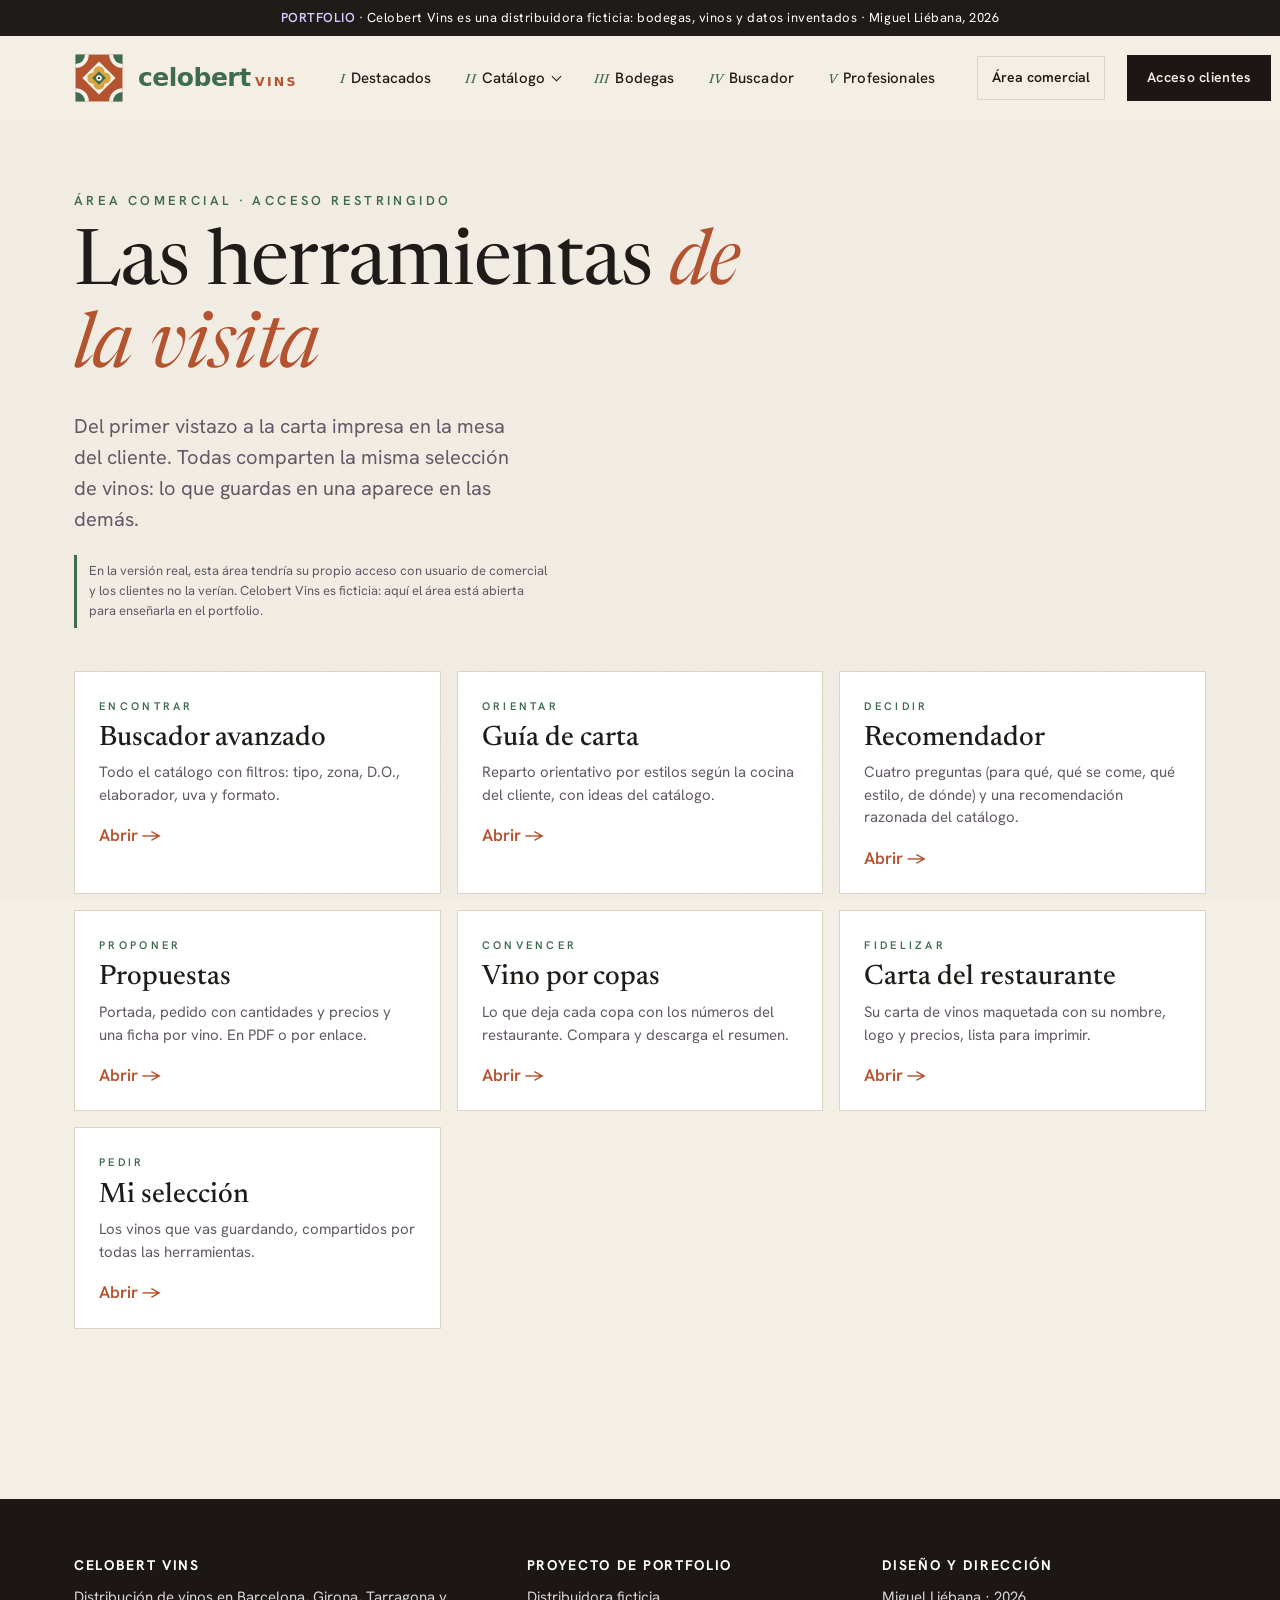
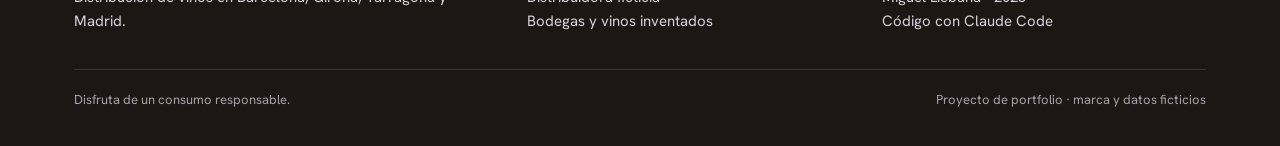
<file: comerciales.html>
<!doctype html>
<html lang="es">
<head>
  <meta charset="utf-8" />
  <meta name="viewport" content="width=device-width, initial-scale=1" />
  <meta name="robots" content="noindex, nofollow" />
  <title>Área comercial · Celobert Vins (portfolio)</title>
  <link rel="preconnect" href="https://fonts.googleapis.com" />
  <link rel="preconnect" href="https://fonts.gstatic.com" crossorigin />
  <link href="https://fonts.googleapis.com/css2?family=Newsreader:ital,opsz,wght@0,6..72,300..700;1,6..72,300..700&family=Hanken+Grotesk:ital,wght@0,400..700;1,400..700&display=swap" rel="stylesheet" />
  <link rel="stylesheet" href="styles.css" />
</head>
<body class="team-page">
  <div class="proposal"><b>PORTFOLIO</b> · Celobert Vins es una distribuidora ficticia: bodegas, vinos y datos inventados · Miguel Liébana, 2026</div>
  <header class="top" id="top"></header>

  <main>
    <section class="team-hero">
      <div class="wrap">
        <p class="kicker">Área comercial · acceso restringido</p>
        <h1>Las herramientas <em>de la visita</em></h1>
        <p class="lead">Del primer vistazo a la carta impresa en la mesa del cliente. Todas comparten la misma selección de vinos: lo que guardas en una aparece en las demás.</p>
        <p class="team-note">En la versión real, esta área tendría su propio acceso con usuario de comercial y los clientes no la verían. Celobert Vins es ficticia: aquí el área está abierta para enseñarla en el portfolio.</p>
      </div>
    </section>
    <section class="wrap team-grid">
        <a class="team-card" href="buscador.html"><span class="team-step">Encontrar</span><b>Buscador avanzado</b><span>Todo el catálogo con filtros: tipo, zona, D.O., elaborador, uva y formato.</span><em>Abrir →</em></a>
        <a class="team-card" href="carta.html"><span class="team-step">Orientar</span><b>Guía de carta</b><span>Reparto orientativo por estilos según la cocina del cliente, con ideas del catálogo.</span><em>Abrir →</em></a>
        <a class="team-card" href="recomendador.html"><span class="team-step">Decidir</span><b>Recomendador</b><span>Cuatro preguntas (para qué, qué se come, qué estilo, de dónde) y una recomendación razonada del catálogo.</span><em>Abrir →</em></a>
        <a class="team-card" href="propuesta.html"><span class="team-step">Proponer</span><b>Propuestas</b><span>Portada, pedido con cantidades y precios y una ficha por vino. En PDF o por enlace.</span><em>Abrir →</em></a>
        <a class="team-card" href="calculadora.html"><span class="team-step">Convencer</span><b>Vino por copas</b><span>Lo que deja cada copa con los números del restaurante. Compara y descarga el resumen.</span><em>Abrir →</em></a>
        <a class="team-card" href="carta-restaurante.html"><span class="team-step">Fidelizar</span><b>Carta del restaurante</b><span>Su carta de vinos maquetada con su nombre, logo y precios, lista para imprimir.</span><em>Abrir →</em></a>
        <a class="team-card" href="catalogo.html?seleccion=1"><span class="team-step">Pedir</span><b>Mi selección</b><span>Los vinos que vas guardando, compartidos por todas las herramientas.</span><em>Abrir →</em></a>
    </section>
  </main>
  <footer class="foot" id="contacto">
    <div class="wrap">
      <div class="cols">
        <div><h4>Celobert Vins</h4><p>Distribución de vinos en Barcelona, Girona, Tarragona y Madrid.</p></div>
        <div><h4>Proyecto de portfolio</h4><p>Distribuidora ficticia<br />Bodegas y vinos inventados</p></div>
        <div><h4>Diseño y dirección</h4><p>Miguel Liébana · 2026<br />Código con Claude Code</p></div>
      </div>
      <div class="legal"><span>Disfruta de un consumo responsable.</span><span>Proyecto de portfolio · marca y datos ficticios</span></div>
    </div>
  </footer>

  <script src="catalogo-data.js"></script>
  <script src="nav.js"></script>
  <script src="marca.js"></script>
</body>
</html>
</file>
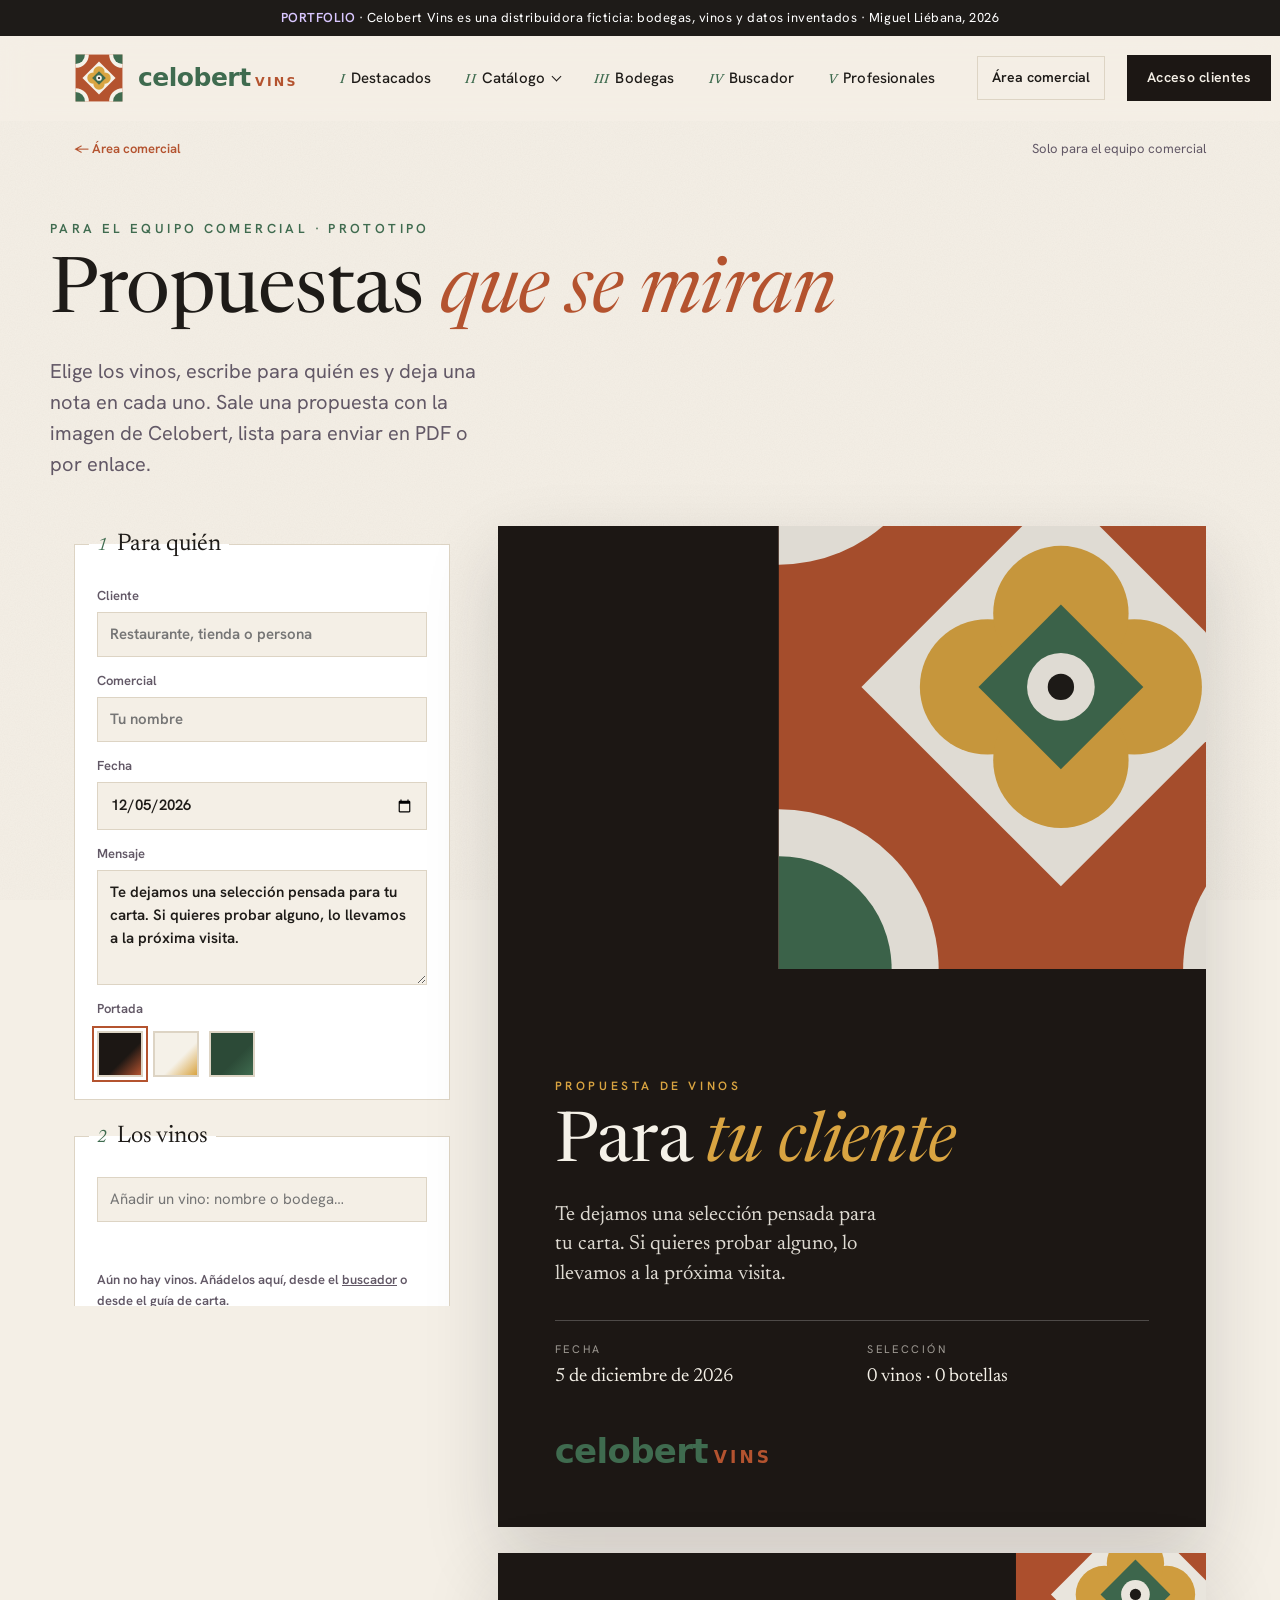
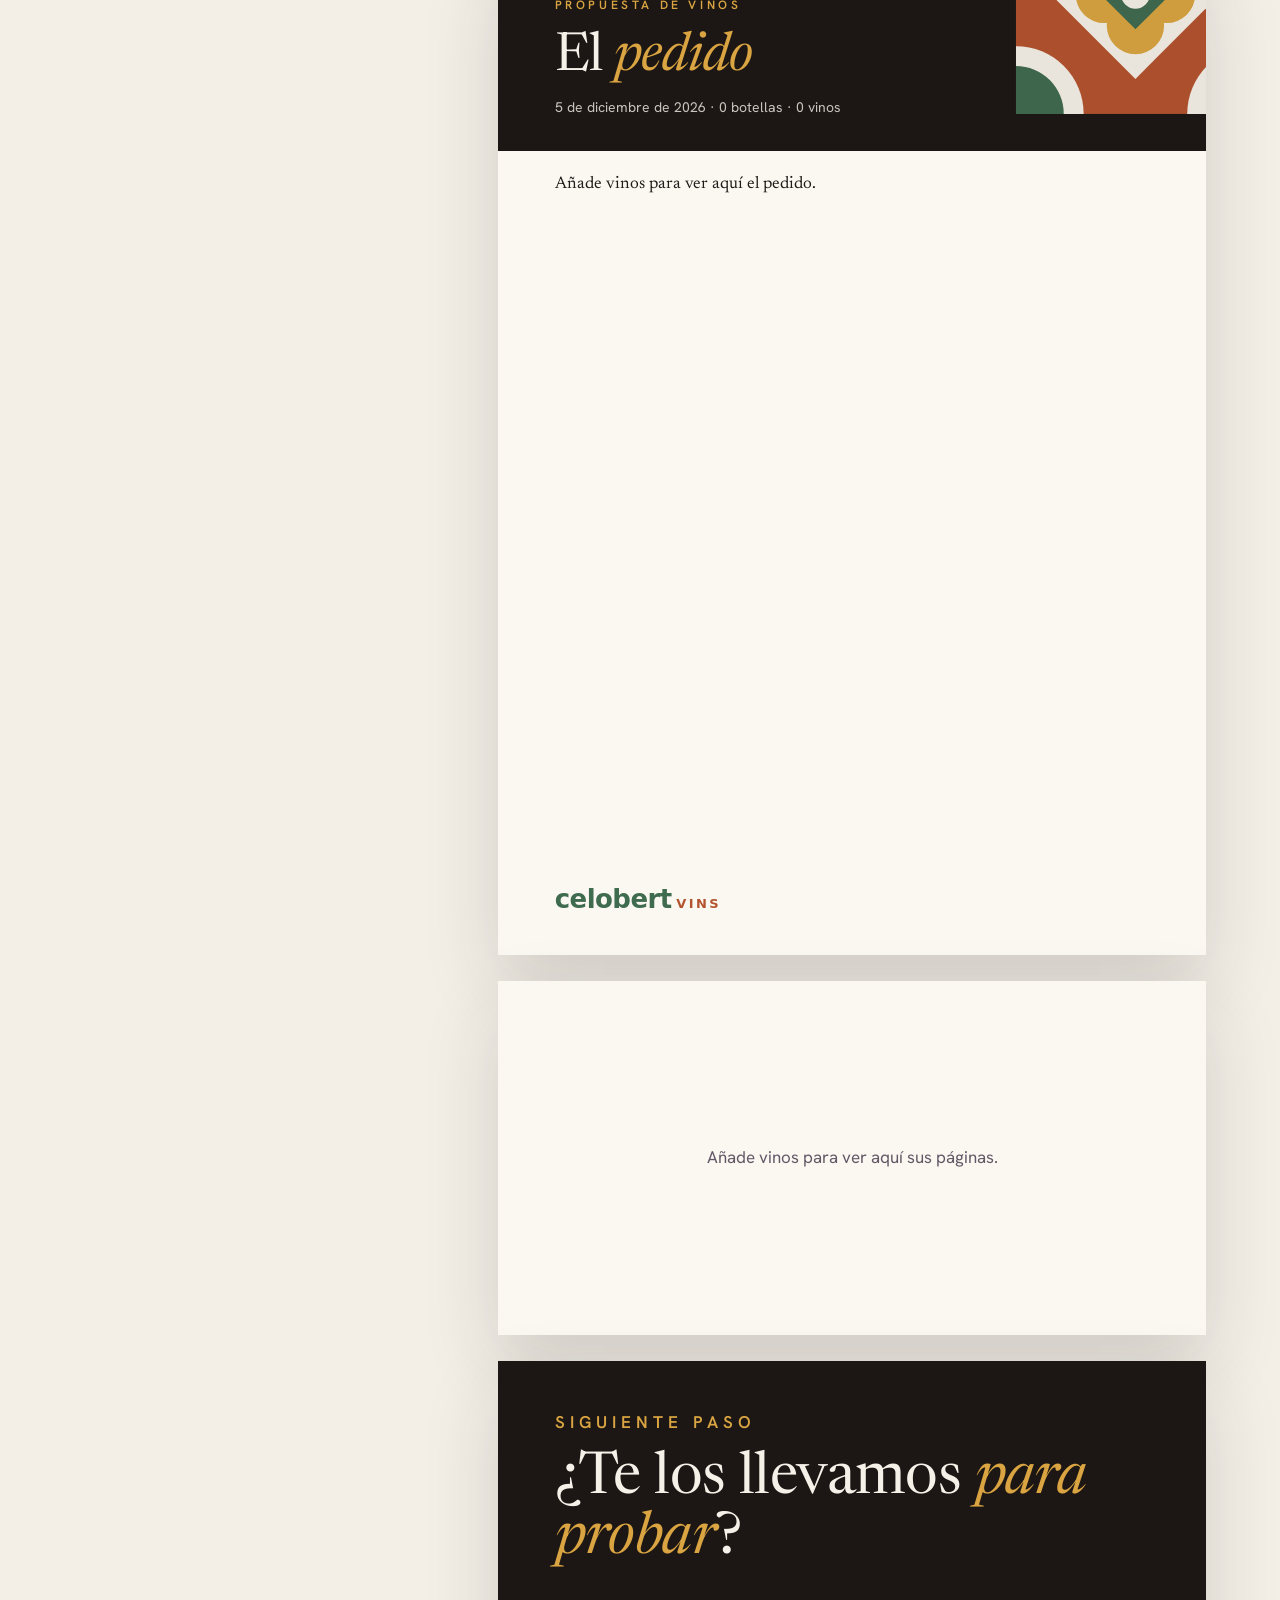
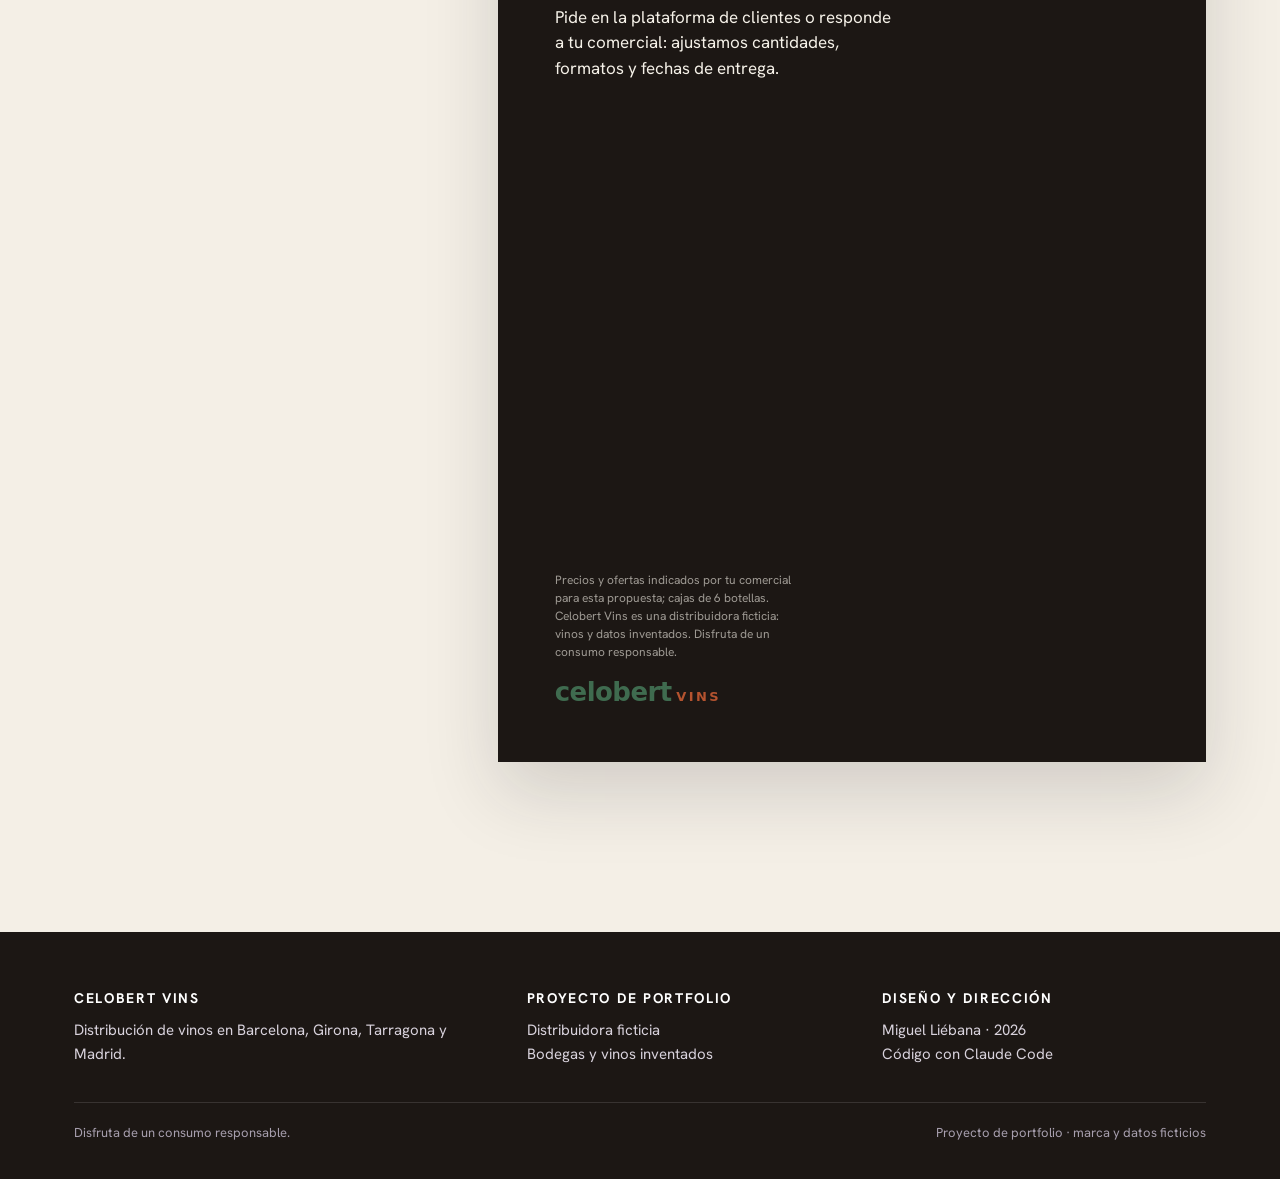
<file: propuesta.html>
<!doctype html>
<html lang="es">
<head>
  <meta charset="utf-8" />
  <meta name="viewport" content="width=device-width, initial-scale=1" />
  <meta name="robots" content="noindex, nofollow" />
  <title>Propuesta de vinos · Celobert Vins (portfolio)</title>
  <link rel="preconnect" href="https://fonts.googleapis.com" />
  <link rel="preconnect" href="https://fonts.gstatic.com" crossorigin />
  <link href="https://fonts.googleapis.com/css2?family=Newsreader:ital,opsz,wght@0,6..72,300..700;1,6..72,300..700&family=Hanken+Grotesk:ital,wght@0,400..700;1,400..700&display=swap" rel="stylesheet" />
  <link rel="stylesheet" href="styles.css" />
</head>
<body class="prop-page">
  <div class="proposal"><b>PORTFOLIO</b> · Celobert Vins es una distribuidora ficticia: bodegas, vinos y datos inventados · Miguel Liébana, 2026</div>
  <header class="top" id="top"></header>

  <main>
    <nav class="team-crumb wrap" aria-label="Área comercial"><a href="comerciales.html">← Área comercial</a><span>Solo para el equipo comercial</span></nav>
    <section class="pp-hero wrap pp-edit-only">
      <p class="kicker">Para el equipo comercial · prototipo</p>
      <h1>Propuestas <em>que se miran</em></h1>
      <p class="lead">Elige los vinos, escribe para quién es y deja una nota en cada uno. Sale una propuesta con la imagen de Celobert, lista para enviar en PDF o por enlace.</p>
    </section>

    <section class="pp-layout wrap" id="pp-layout">
      <aside class="pp-editor pp-edit-only" aria-label="Editor de la propuesta">
        <fieldset class="cc-step">
          <legend><span>1</span> Para quién</legend>
          <label class="cc-row">Cliente<input id="pp-cliente" placeholder="Restaurante, tienda o persona" /></label>
          <label class="cc-row">Comercial<input id="pp-comercial" placeholder="Tu nombre" /></label>
          <label class="cc-row">Fecha<input id="pp-fecha" type="date" /></label>
          <label class="cc-row">Mensaje<textarea id="pp-intro" rows="4"></textarea></label>
          <div class="cc-row">Portada
            <div class="pp-themes" id="pp-themes" role="radiogroup" aria-label="Estilo de portada">
              <button type="button" role="radio" data-t="noche" class="pp-theme t-noche" aria-label="Noche de patio"></button>
              <button type="button" role="radio" data-t="lino" class="pp-theme t-lino" aria-label="Cal"></button>
              <button type="button" role="radio" data-t="oliva" class="pp-theme t-oliva" aria-label="Verde patio"></button>
            </div>
          </div>
        </fieldset>
        <fieldset class="cc-step">
          <legend><span>2</span> Los vinos</legend>
          <label class="pp-find"><span class="sr">Añadir un vino</span><input id="pp-find" placeholder="Añadir un vino: nombre o bodega…" autocomplete="off" /></label>
          <div class="pp-sugg" id="pp-sugg"></div>
          <ol class="pp-list" id="pp-list"></ol>
          <p class="cc-hint" id="pp-empty-hint">Aún no hay vinos. Añádelos aquí, desde el <a href="buscador.html">buscador</a> o desde el <a href="carta.html">guía de carta</a>.</p>
        </fieldset>
        <fieldset class="cc-step" id="pp-ofertas">
          <legend><span>3</span> Ofertas del pedido</legend>
          <div class="pp-of-grid">
            <label class="cc-row">Botellas por caja<input data-o="caja" inputmode="numeric" placeholder="6" /></label>
            <label class="cc-row">Pronto pago (%)<input data-o="pronto" inputmode="decimal" placeholder="2" /></label>
            <label class="cc-row">Descuento por volumen (%)<input data-o="volPct" inputmode="decimal" placeholder="5" /></label>
            <label class="cc-row">… a partir de (€)<input data-o="volMin" inputmode="decimal" placeholder="600" /></label>
            <label class="cc-row">Portes gratis desde (€)<input data-o="portesMin" inputmode="decimal" placeholder="300" /></label>
            <label class="cc-row">Regalo o acción (opcional)<input data-o="regalo" placeholder="Copas, formación al equipo, carta impresa…" /></label>
          </div>
          <p class="cc-hint">La oferta de cada vino (descuento o «5 + 1») se elige en su línea, arriba.</p>
        </fieldset>
        <div class="pp-actions">
          <button type="button" class="btn solid" id="pp-print">Guardar en PDF</button>
          <button type="button" class="btn" id="pp-link">Copiar enlace</button>
          <a class="btn" href="carta-restaurante.html">Hacer su carta de vinos</a>
          <button type="button" class="btn" id="pp-test" title="Rellena los vinos sin precio con precios de prueba (no reales)">Rellenar precios de prueba</button>
          <button type="button" class="btn ghost" id="pp-reset">Empezar otra</button>
        </div>
      </aside>

      <div class="pp-doc-wrap">
        <div class="pp-view-bar pp-view-only"><span>Propuesta de vinos · Celobert Vins</span><button type="button" class="btn solid" id="pp-print2">Guardar en PDF</button></div>
        <article class="pp-doc" id="pp-doc" aria-live="polite"></article>
      </div>
    </section>
  </main>
  <footer class="foot" id="contacto">
    <div class="wrap">
      <div class="cols">
        <div><h4>Celobert Vins</h4><p>Distribución de vinos en Barcelona, Girona, Tarragona y Madrid.</p></div>
        <div><h4>Proyecto de portfolio</h4><p>Distribuidora ficticia<br />Bodegas y vinos inventados</p></div>
        <div><h4>Diseño y dirección</h4><p>Miguel Liébana · 2026<br />Código con Claude Code</p></div>
      </div>
      <div class="legal"><span>Disfruta de un consumo responsable.</span><span>Proyecto de portfolio · marca y datos ficticios</span></div>
    </div>
  </footer>

  <script src="catalogo-data.js"></script>
  <script src="carta-data.js"></script>
  <script src="fichas.js"></script>
  <script src="nav.js"></script>
  <script src="marca.js"></script>
  <script src="assets/vendor/html2canvas.min.js"></script>
  <script src="assets/vendor/jspdf.umd.min.js"></script>
  <script src="propuesta.js"></script>
</body>
</html>
</file>
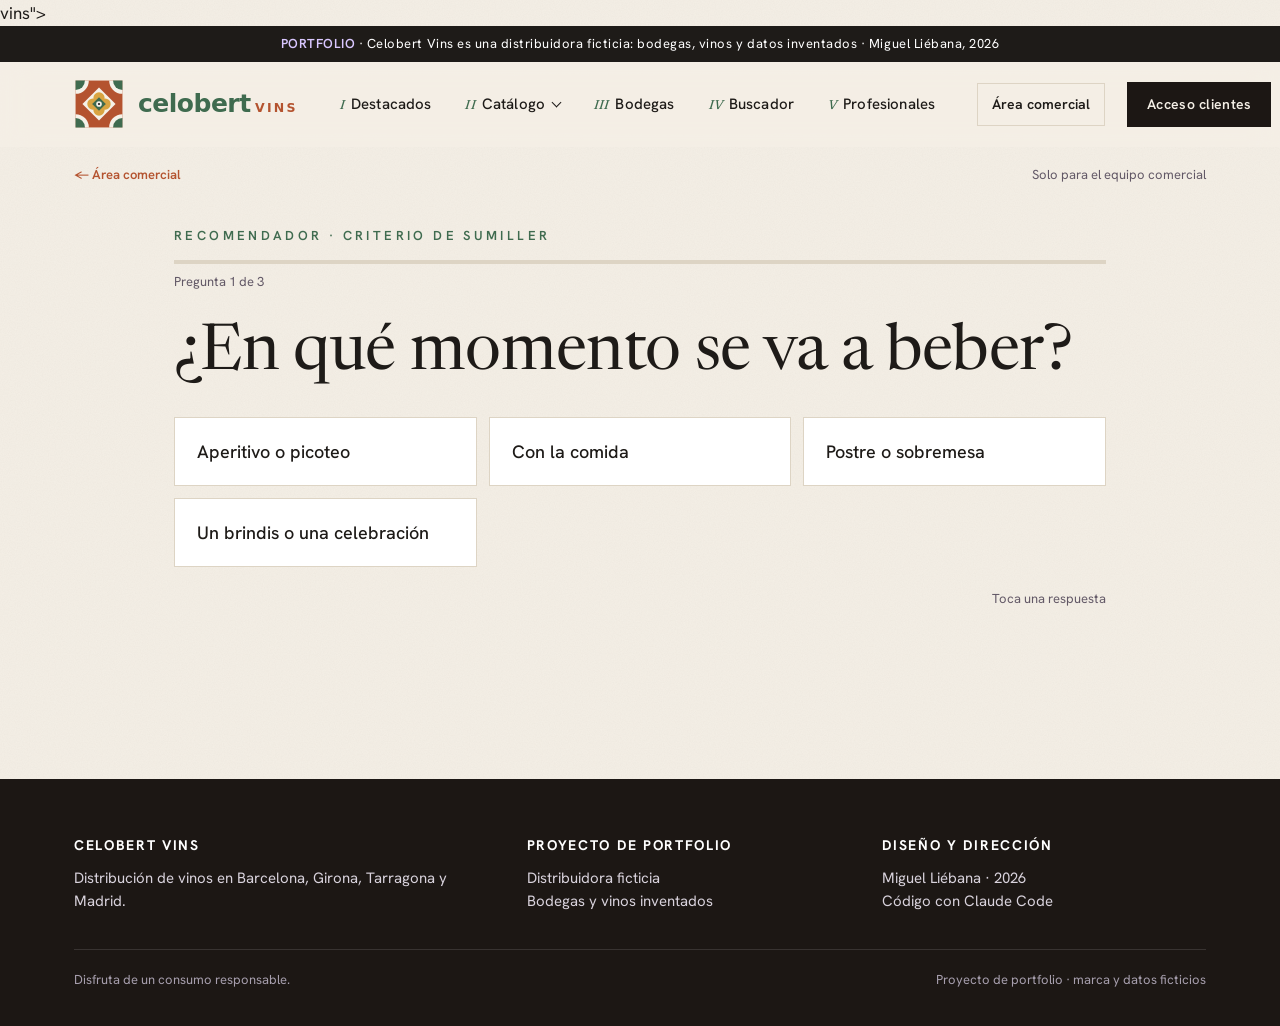
<file: recomendador.html>
<!doctype html>
<html lang="es">
<head>
  <meta charset="utf-8" />
  <meta name="viewport" content="width=device-width, initial-scale=1" />
  <meta name="robots" content="noindex, nofollow" />
  <title>Recomendador · Celobert Vins (portfolio)</title>
  <link rel="preconnect" href="https://fonts.googleapis.com" />
  <link rel="preconnect" href="https://fonts.gstatic.com" crossorigin />
  <link href="https://fonts.googleapis.com/css2?family=Newsreader:ital,opsz,wght@0,6..72,300..700;1,6..72,300..700&family=Hanken+Grotesk:ital,wght@0,400..700;1,400..700&display=swap" rel="stylesheet" />
  <link rel="stylesheet" href="styles.css" />
</head>
<body class="rc-page" data-brand="celobert">vins</small>">
  <div class="proposal"><b>PORTFOLIO</b> · Celobert Vins es una distribuidora ficticia: bodegas, vinos y datos inventados · Miguel Liébana, 2026</div>
  <header class="top" id="top"></header>

  <main>
    <nav class="team-crumb wrap" aria-label="Área comercial"><a href="comerciales.html">← Área comercial</a><span>Solo para el equipo comercial</span></nav>
    <section class="wrap rc-wrap" id="rc-top">
      <p class="kicker">Recomendador · criterio de sumiller</p>
      <div class="rc-bar"><i id="rc-progress"></i></div>
      <p class="rc-count" id="rc-count"></p>
      <div class="rc-stage" id="rc-stage" aria-live="polite"></div>
      <div class="rc-result" id="rc-result" hidden aria-live="polite"></div>
    </section>
  </main>
  <footer class="foot" id="contacto">
    <div class="wrap">
      <div class="cols">
        <div><h4>Celobert Vins</h4><p>Distribución de vinos en Barcelona, Girona, Tarragona y Madrid.</p></div>
        <div><h4>Proyecto de portfolio</h4><p>Distribuidora ficticia<br />Bodegas y vinos inventados</p></div>
        <div><h4>Diseño y dirección</h4><p>Miguel Liébana · 2026<br />Código con Claude Code</p></div>
      </div>
      <div class="legal"><span>Disfruta de un consumo responsable.</span><span>Proyecto de portfolio · marca y datos ficticios</span></div>
    </div>
  </footer>

  <script src="catalogo-data.js"></script>
  <script src="carta-data.js"></script>
  <script src="fichas.js"></script>
  <script src="nav.js"></script>
  <script src="marca.js"></script>
  <script src="recomendador.js"></script>
</body>
</html>
</file>
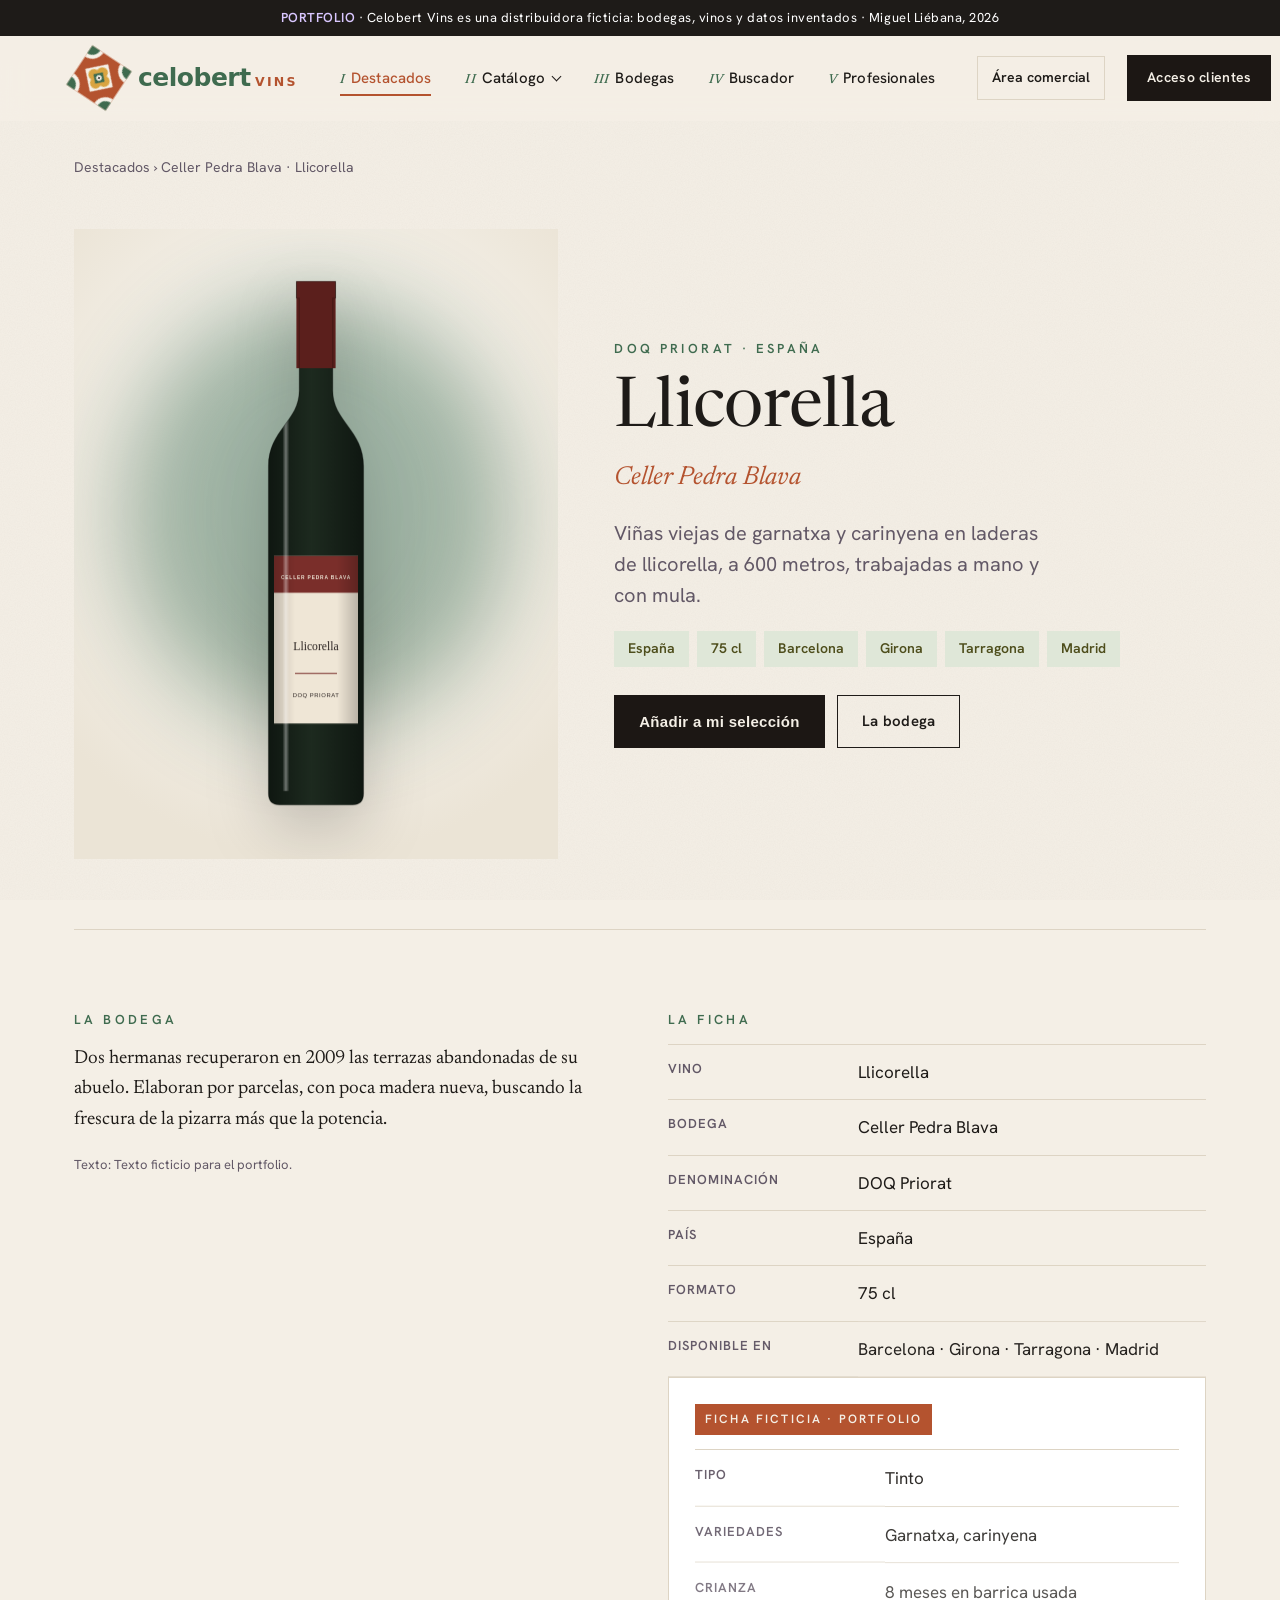
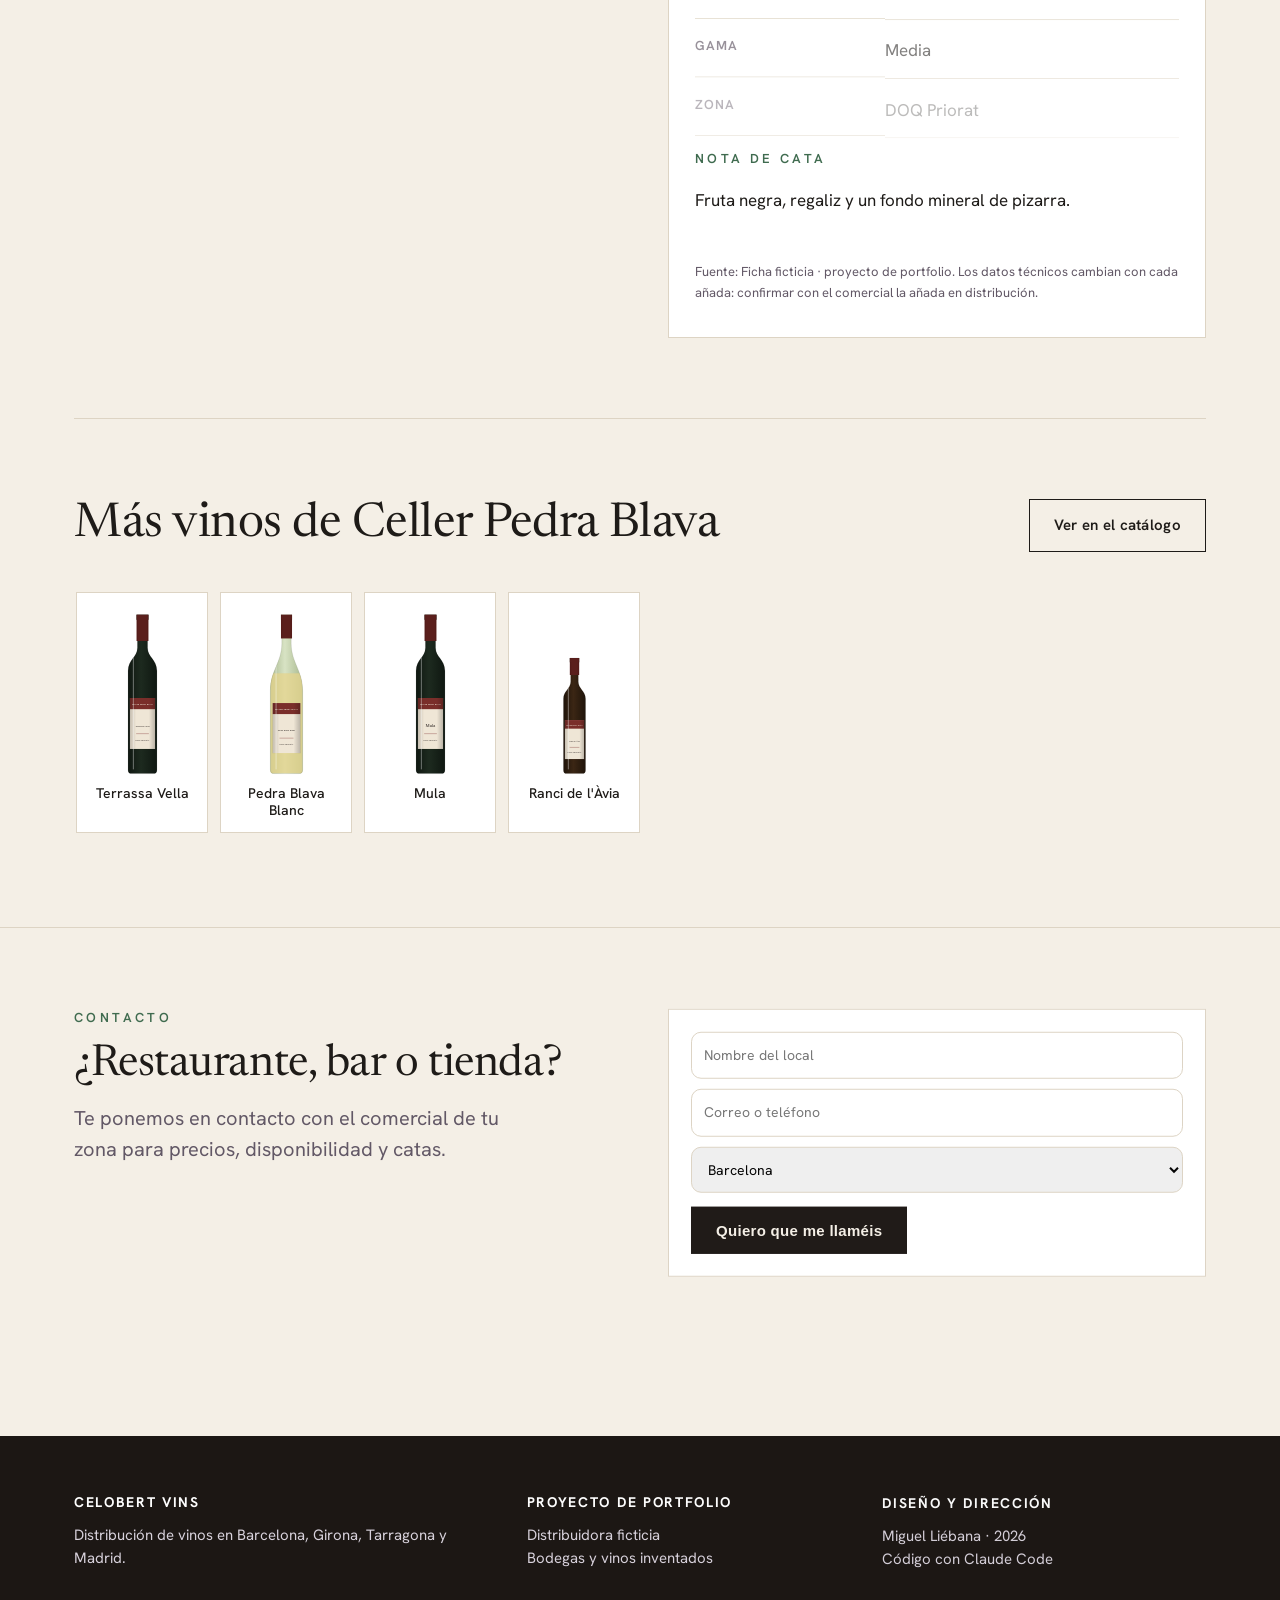
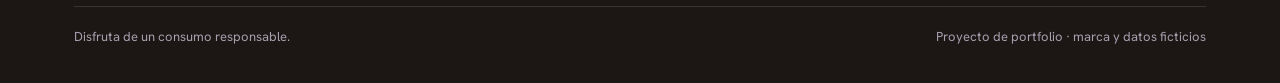
<file: vino.html>
<!doctype html>
<html lang="es">
<head>
  <meta charset="utf-8" />
  <meta name="viewport" content="width=device-width, initial-scale=1" />
  <title>Vino · Celobert Vins (portfolio)</title>
  <meta name="robots" content="noindex" />
  <link rel="preconnect" href="https://fonts.googleapis.com" />
  <link rel="preconnect" href="https://fonts.gstatic.com" crossorigin />
  <link href="https://fonts.googleapis.com/css2?family=Newsreader:ital,opsz,wght@0,6..72,300..700;1,6..72,300..700&family=Hanken+Grotesk:ital,wght@0,400..700;1,400..700&display=swap" rel="stylesheet" />
  <link rel="stylesheet" href="styles.css" />
  <script>
    // antes de pintar: lo que va a entrar animado no parpadea (si GSAP no carga en 4 s, se enseña todo)
    if (!matchMedia('(prefers-reduced-motion: reduce)').matches) document.documentElement.classList.add('js-anim');
    setTimeout(() => { if (!window.gsap) document.documentElement.classList.remove('js-anim', 'js-intro'); }, 4000);
  </script>
</head>
<body>
  <div class="proposal"><b>PORTFOLIO</b> · Celobert Vins es una distribuidora ficticia: bodegas, vinos y datos inventados · Miguel Liébana, 2026</div>
  <header class="top">
    <div class="wrap">
      <a class="brand" href="index.html" aria-label="Celobert Vins"><span class="brand-mark" data-mandala></span><span class="brand-word">celobert<small>vins</small></span></a>
      <nav class="nav">
        <a href="index.html#destacados">Destacados</a>
        <a href="catalogo.html">Catálogo</a>
        <a href="index.html#profesionales">Profesionales</a>
        <a href="#contacto">Contacto</a>
      </nav>
      <a class="pro-btn" href="#" data-platform>Acceso clientes</a>
    </div>
  </header>

  <main class="wrap">
    <p class="crumbs"><a href="index.html#destacados">Destacados</a> › <span id="crumb"></span></p>
    <div id="wine"></div>
  </main>
  <section class="section" id="contacto">
    <div class="wrap grid-2">
      <div>
        <p class="kicker">Contacto</p>
        <h2 style="font-size:clamp(30px,3.6vw,44px)">¿Restaurante, bar o tienda?</h2>
        <p class="lead" style="margin-top:14px">Te ponemos en contacto con el comercial de tu zona para precios, disponibilidad y catas.</p>
      </div>
      <form class="zone" onsubmit="event.preventDefault(); this.querySelector('p.ok').hidden=false;">
        <p style="margin:0 0 10px"><input required placeholder="Nombre del local" style="width:100%;padding:12px;border:1px solid var(--line);border-radius:10px;font:inherit" /></p>
        <p style="margin:0 0 10px"><input required placeholder="Correo o teléfono" style="width:100%;padding:12px;border:1px solid var(--line);border-radius:10px;font:inherit" /></p>
        <p style="margin:0 0 14px"><select style="width:100%;padding:12px;border:1px solid var(--line);border-radius:10px;font:inherit"><option>Barcelona</option><option>Girona</option><option>Tarragona</option><option>Madrid</option></select></p>
        <button class="btn solid" type="submit">Quiero que me llaméis</button>
        <p class="ok" hidden style="margin:14px 0 0;color:var(--olive);font-weight:600">Prototipo: aquí la petición llegaría al comercial de tu zona.</p>
      </form>
    </div>
  </section>
  <footer class="foot">
    <div class="wrap">
      <div class="cols">
        <div><h4>Celobert Vins</h4><p>Distribución de vinos en Barcelona, Girona, Tarragona y Madrid.</p></div>
        <div><h4>Proyecto de portfolio</h4><p>Distribuidora ficticia<br />Bodegas y vinos inventados</p></div>
        <div><h4>Diseño y dirección</h4><p>Miguel Liébana · 2026<br />Código con Claude Code</p></div>
      </div>
      <div class="legal"><span>Disfruta de un consumo responsable.</span><span>Proyecto de portfolio · marca y datos ficticios</span></div>
    </div>
  </footer>
  <script src="catalogo-data.js"></script>
  <script src="nav.js"></script>
  <script src="marca.js"></script>
  <script src="data.js"></script>
  <script src="app.js"></script>
  <!-- GSAP en local: la propuesta funciona sin internet -->
  <script src="assets/vendor/gsap.min.js"></script>
  <script src="assets/vendor/ScrollTrigger.min.js"></script>
  <script src="assets/vendor/SplitText.min.js"></script>
  <script src="anim.js"></script>
</body>
</html>
</file>
<file: styles.css>
/* Celobert Vins (distribuidora ficticia, portfolio) · cal, terracota de baldosa, verde de patio y ocre */
:root {
  --paper: #faf8f4;
  --paper-2: #f2eee6;
  --ink: #1e1b18;
  --ink-2: #5d5563;
  --line: #e6e0d6;
  --purple: #b4532f;
  --purple-2: #c96b45;
  --olive: #3f6b4f;
  --olive-soft: #dfe7d8;
  --serif: "Newsreader", Georgia, serif;
  --sans: "Inter", system-ui, -apple-system, sans-serif;
  --radius: 18px;
  --wrap: 1180px;
}
* { box-sizing: border-box; }
html { scroll-behavior: smooth; }
body { margin: 0; background: var(--paper); color: var(--ink); font-family: var(--sans); font-size: 17px; line-height: 1.55; -webkit-font-smoothing: antialiased; }
img, video { max-width: 100%; display: block; }
a { color: inherit; }
.wrap { max-width: var(--wrap); margin: 0 auto; padding: 0 24px; }

/* franja de propuesta */
.proposal { background: var(--ink); color: #fff; font-size: 13px; letter-spacing: 0.04em; text-align: center; padding: 8px 16px; }
.proposal b { color: #d9c7ff; font-weight: 600; }

/* cabecera */
.top { position: sticky; top: 0; z-index: 10; background: rgba(250, 248, 244, 0.92); backdrop-filter: blur(10px); border-bottom: 1px solid var(--line); }
.top .wrap { display: flex; align-items: center; justify-content: space-between; height: 76px; gap: 16px; }
.brand img { height: 48px; width: auto; mix-blend-mode: multiply; } /* el logo tiene fondo blanco: se funde con el papel */
.nav { display: flex; gap: 28px; font-size: 15px; font-weight: 500; }
.nav a { text-decoration: none; color: var(--ink-2); }
.nav a:hover, .nav a.on { color: var(--purple); }
.pro-btn { text-decoration: none; font-size: 14px; font-weight: 600; color: #fff; background: var(--purple); padding: 10px 18px; border-radius: 999px; white-space: nowrap; }

/* tipografía */
h1, h2, h3 { font-family: var(--serif); font-weight: 500; line-height: 1.08; letter-spacing: -0.01em; margin: 0; }
.kicker { font-size: 13px; font-weight: 600; letter-spacing: 0.22em; text-transform: uppercase; color: var(--olive); margin: 0 0 14px; }
.lead { font-size: 20px; color: var(--ink-2); max-width: 40ch; }

/* botones */
.btn { display: inline-flex; align-items: center; gap: 8px; text-decoration: none; font-weight: 600; font-size: 15px; padding: 13px 22px; border-radius: 999px; border: 1.5px solid var(--purple); color: var(--purple); background: transparent; cursor: pointer; }
.btn.solid { background: var(--purple); color: #fff; }
.btn:hover { transform: translateY(-1px); }
.btns { display: flex; flex-wrap: wrap; gap: 12px; margin-top: 28px; }

/* portada */
.hero { padding: 90px 0 70px; position: relative; overflow: hidden; }
.hero h1 { font-size: clamp(44px, 7vw, 92px); max-width: 13ch; }
.hero h1 em { color: var(--purple); font-style: italic; }
.hero .lead { margin-top: 24px; }
.hero .mandala { position: absolute; right: -120px; top: 40px; width: 560px; opacity: 0.08; pointer-events: none; }
.section { padding: 80px 0; border-top: 1px solid var(--line); }
.section-head { display: flex; justify-content: space-between; align-items: end; gap: 24px; margin-bottom: 36px; flex-wrap: wrap; }
.section-head h2 { font-size: clamp(32px, 4vw, 48px); }

/* tarjetas de vino */
.cards { display: grid; grid-template-columns: repeat(3, 1fr); gap: 24px; }
.card { text-decoration: none; background: #fff; border: 1px solid var(--line); border-radius: var(--radius); overflow: hidden; display: flex; flex-direction: column; transition: transform 0.25s, box-shadow 0.25s; }
.card:hover { transform: translateY(-4px); box-shadow: 0 24px 50px rgba(34, 28, 38, 0.12); }
.card .media { position: relative; aspect-ratio: 4 / 5; background: var(--paper-2); overflow: hidden; }
.card .media video, .card .media img { position: absolute; inset: 0; width: 100%; height: 100%; object-fit: cover; }
.card .media .play { position: absolute; left: 14px; bottom: 14px; font-size: 12px; font-weight: 600; background: rgba(255, 255, 255, 0.9); padding: 6px 12px; border-radius: 999px; }
.card .body { padding: 20px 22px 24px; }
.card .winery { font-size: 13px; font-weight: 600; letter-spacing: 0.14em; text-transform: uppercase; color: var(--olive); }
.card h3 { font-size: 26px; margin: 6px 0 8px; }
.card p { margin: 0; color: var(--ink-2); font-size: 15px; }

/* zonas */
.zones { display: grid; grid-template-columns: repeat(4, 1fr); gap: 16px; }
.zone { border: 1px solid var(--line); border-radius: var(--radius); padding: 22px; background: #fff; }
.zone h3 { font-size: 24px; margin-bottom: 6px; }
.zone p { margin: 0 0 14px; font-size: 14px; color: var(--ink-2); }
.zone a { font-size: 14px; font-weight: 600; color: var(--purple); text-decoration: none; }

/* profesionales */
.pro { background: var(--purple); color: #fff; border-radius: 28px; padding: 56px; display: grid; grid-template-columns: 1.1fr 1fr; gap: 48px; align-items: center; }
.pro .kicker { color: #d9c7ff; }
.pro h2 { font-size: clamp(30px, 3.6vw, 44px); }
.pro ul { list-style: none; padding: 0; margin: 0; display: grid; gap: 14px; }
.pro li { display: flex; gap: 12px; align-items: start; font-size: 16px; }
.pro li::before { content: ""; flex: none; width: 10px; height: 10px; margin-top: 8px; border-radius: 50%; background: #d9c7ff; }
.pro .btn { border-color: #fff; color: #fff; }
.pro .btn.solid { background: #fff; color: var(--purple); }

/* ficha de un vino */
.crumbs { font-size: 14px; color: var(--ink-2); padding: 22px 0 0; }
.crumbs a { text-decoration: none; }
.wine-hero { display: grid; grid-template-columns: 0.9fr 1.1fr; gap: 56px; align-items: center; padding: 36px 0 70px; }
.bottle-stage { position: relative; border-radius: 28px; min-height: 620px; display: flex; align-items: end; justify-content: center; padding: 40px 0 30px; background: radial-gradient(70% 60% at 50% 40%, #fff 0%, var(--paper-2) 100%); overflow: hidden; }
.bottle-stage.dark { background: radial-gradient(70% 60% at 50% 40%, #2a241b 0%, #0d0b08 100%); }
.bottle-stage img { height: 560px; width: auto; position: relative; z-index: 1; filter: drop-shadow(0 24px 30px rgba(0, 0, 0, 0.18)); }
.bottle-stage img.multiply { mix-blend-mode: multiply; filter: none; }
.bottle-stage .glow { position: absolute; width: 70%; height: 60%; top: 15%; border-radius: 50%; filter: blur(40px); opacity: 0.35; }
.wine-hero h1 { font-size: clamp(40px, 5.4vw, 72px); }
.wine-hero .winery { font-family: var(--serif); font-style: italic; font-size: 26px; color: var(--purple); margin: 10px 0 18px; }
.chips { display: flex; flex-wrap: wrap; gap: 8px; margin-top: 20px; }
.chip { font-size: 14px; font-weight: 600; padding: 7px 14px; border-radius: 999px; background: var(--olive-soft); color: #5b5b22; }

.grid-2 { display: grid; grid-template-columns: 1fr 1fr; gap: 56px; }
.sheet { margin: 0; display: grid; grid-template-columns: 190px 1fr; border-top: 1px solid var(--line); }
.sheet dt, .sheet dd { margin: 0; padding: 14px 0; border-bottom: 1px solid var(--line); }
.sheet dt { font-size: 13px; font-weight: 600; letter-spacing: 0.08em; text-transform: uppercase; color: var(--ink-2); padding-right: 16px; }
.notes { list-style: none; padding: 0; margin: 0 0 22px; display: grid; gap: 8px; }
.notes li { font-family: var(--serif); font-size: 24px; }
.notes li:nth-child(even) { font-style: italic; color: var(--purple); }
.quote { margin: 36px 0 0; padding: 28px 30px; border-left: 3px solid var(--olive); background: #fff; border-radius: 0 var(--radius) var(--radius) 0; }
.quote p { font-family: var(--serif); font-style: italic; font-size: 24px; margin: 0 0 10px; }
.quote small { color: var(--ink-2); }
.tags { display: flex; flex-wrap: wrap; gap: 8px; }

/* material para clientes */
.kit { display: grid; grid-template-columns: 340px 1fr; gap: 56px; align-items: center; }
.phone { border-radius: 44px; padding: 12px; background: #17131a; box-shadow: 0 40px 80px rgba(34, 28, 38, 0.25); }
.phone video { border-radius: 34px; width: 100%; aspect-ratio: 9 / 16; object-fit: cover; background: #000; }
.downloads { display: grid; gap: 12px; margin-top: 26px; }
.dl { display: flex; align-items: center; justify-content: space-between; gap: 16px; text-decoration: none; background: #fff; border: 1px solid var(--line); border-radius: 14px; padding: 16px 18px; }
.dl b { display: block; font-size: 16px; }
.dl small { color: var(--ink-2); }
.dl span.go { font-weight: 600; color: var(--purple); white-space: nowrap; }

.more { display: grid; grid-template-columns: repeat(3, 1fr); gap: 24px; }

/* pie */
.foot { margin-top: 80px; background: var(--ink); color: #d8d2dc; padding: 56px 0 36px; font-size: 15px; }
.foot .cols { display: grid; grid-template-columns: 1.3fr 1fr 1fr; gap: 32px; }
.foot h4 { margin: 0 0 10px; color: #fff; font-size: 14px; letter-spacing: 0.12em; text-transform: uppercase; }
.foot p { margin: 0; }
.foot .legal { margin-top: 36px; padding-top: 20px; border-top: 1px solid rgba(255, 255, 255, 0.12); font-size: 13px; color: #a79fae; display: flex; justify-content: space-between; gap: 16px; flex-wrap: wrap; }

/* móvil */
@media (max-width: 900px) {
  .nav { display: none; }
  .cards, .zones { grid-template-columns: 1fr 1fr; }
  .pro, .wine-hero, .grid-2, .kit, .more { grid-template-columns: 1fr; }
  .pro { padding: 36px 26px; }
  .bottle-stage { min-height: 460px; }
  .bottle-stage img { height: 400px; }
  .kit .phone { max-width: 300px; margin: 0 auto; }
  .foot .cols { grid-template-columns: 1fr; }
}
@media (max-width: 560px) {
  body { font-size: 16px; }
  .wrap { padding: 0 16px; }
  .top .wrap { height: 64px; }
  .brand img { height: 38px; }
  .hero { padding: 56px 0 44px; }
  .hero .mandala { width: 360px; right: -140px; opacity: 0.045; }
  .cards, .zones { grid-template-columns: 1fr; }
  .section { padding: 56px 0; }
  .sheet { grid-template-columns: 1fr; }
  .sheet dt { border-bottom: 0; padding-bottom: 0; }
  .sheet dd { padding-top: 4px; }
}

/* ---------- logo vectorial: el mandala redibujado + el nombre (Verdana, como el original) ---------- */
.brand { display: inline-flex; align-items: center; gap: 12px; text-decoration: none; }
.brand-mark { width: 46px; height: 46px; display: block; }
.brand-mark svg, .mandala svg, .intro-mark svg { width: 100%; height: 100%; display: block; overflow: visible; }
.brand-word { font-family: Verdana, "DejaVu Sans", sans-serif; font-weight: 700; font-size: 23px; letter-spacing: -0.02em; color: #3f6b4f; }
.hero .mandala { width: 560px; height: 560px; }
@media (max-width: 560px) {
  .brand-mark { width: 36px; height: 36px; }
  .brand-word { font-size: 19px; }
  .hero .mandala { width: 360px; height: 360px; }
}

/* ---------- entrada (solo en la portada, con GSAP) ---------- */
#intro { display: none; }
.js-intro #intro { display: flex; position: fixed; inset: 0; z-index: 100; background: var(--paper); flex-direction: column; align-items: center; justify-content: center; gap: 4vmin; }
.js-intro body { overflow: hidden; }
.intro-mark { width: min(62vmin, 520px); height: min(62vmin, 520px); }
.intro-word { font-family: Verdana, "DejaVu Sans", sans-serif; font-weight: 700; font-size: min(9vmin, 76px); letter-spacing: -0.02em; color: #3f6b4f; }
.intro-skip { position: absolute; right: 24px; bottom: 24px; font: 600 14px var(--sans); color: var(--ink-2); background: transparent; border: 1px solid var(--line); border-radius: 999px; padding: 8px 16px; cursor: pointer; }

/* mientras carga la animación, lo que va a entrar animado no parpadea */
.js-anim .hero .kicker, .js-anim .hero h1, .js-anim .hero .lead, .js-anim .hero .btns { visibility: hidden; }

/* ================= catálogo ================= */
.sr { position: absolute; width: 1px; height: 1px; overflow: hidden; clip: rect(0 0 0 0); }
.cat-hero { padding: 56px 0 30px; }
.cat-hero h1 { font-size: clamp(42px, 6vw, 76px); }
.cat-hero h1 em { color: var(--purple); }
.cat-hero .lead { margin-top: 14px; }
.zone-tabs { display: flex; gap: 8px; flex-wrap: wrap; margin-top: 24px; }
.zone-tabs a { text-decoration: none; font-weight: 600; font-size: 15px; padding: 9px 18px; border-radius: 999px; border: 1.5px solid var(--line); color: var(--ink-2); background: #fff; }
.zone-tabs a.on { border-color: var(--purple); color: #fff; background: var(--purple); }
.zone-note { margin-top: 14px; font-size: 14px; color: var(--olive); }

.cat-bar { position: sticky; top: 76px; z-index: 8; background: rgba(250, 248, 244, 0.95); backdrop-filter: blur(10px); border-top: 1px solid var(--line); border-bottom: 1px solid var(--line); }
.cat-bar .wrap { display: grid; grid-template-columns: minmax(220px, 1.2fr) 2fr auto; gap: 14px; align-items: center; padding-top: 14px; padding-bottom: 14px; }
.cat-search input { width: 100%; font: inherit; padding: 12px 16px; border-radius: 999px; border: 1.5px solid var(--line); background: #fff; }
.cat-search input:focus { outline: none; border-color: var(--purple); }
.cat-filters { display: flex; gap: 10px; align-items: center; flex-wrap: wrap; }
.cat-filters select { font: inherit; font-size: 14px; padding: 9px 12px; border-radius: 10px; border: 1.5px solid var(--line); background: #fff; max-width: 220px; }
.chips.country { margin: 0; }
.chips.country button { font: 600 13px var(--sans); padding: 8px 13px; border-radius: 999px; border: 1.5px solid var(--line); background: #fff; color: var(--ink-2); cursor: pointer; }
.chips.country button.on { background: var(--olive); border-color: var(--olive); color: #fff; }
.cat-tools { display: flex; gap: 10px; align-items: center; }
.toggle { display: inline-flex; background: #fff; border: 1.5px solid var(--line); border-radius: 999px; padding: 3px; }
.toggle button { font: 600 13px var(--sans); border: 0; background: transparent; padding: 8px 12px; border-radius: 999px; cursor: pointer; color: var(--ink-2); white-space: nowrap; }
.toggle button.on { background: var(--ink); color: #fff; }
.cat-tools .btn { padding: 10px 16px; font-size: 14px; }

.cat-featured { padding-top: 36px; }
.feat-head { display: flex; align-items: baseline; justify-content: space-between; gap: 16px; flex-wrap: wrap; }
.feat-head .hint { margin: 0; color: var(--ink-2); font-size: 14px; }
.feat-row { display: grid; grid-template-columns: repeat(3, 1fr); gap: 16px; margin-top: 6px; }
.feat { display: flex; align-items: center; gap: 16px; text-decoration: none; background: #fff; border: 1px solid var(--line); border-radius: var(--radius); padding: 14px 18px; transition: transform 0.25s, box-shadow 0.25s; }
.feat:hover { transform: translateY(-3px); box-shadow: 0 18px 36px rgba(34, 28, 38, 0.1); }
.feat img { height: 110px; width: auto; }
.feat img.multiply { mix-blend-mode: multiply; }
.feat small { display: block; font-size: 12px; font-weight: 600; letter-spacing: 0.1em; text-transform: uppercase; color: var(--olive); }
.feat b { display: block; font-family: var(--serif); font-weight: 500; font-size: 20px; line-height: 1.15; margin: 4px 0 6px; }
.feat em { font-style: normal; font-size: 13px; font-weight: 600; color: var(--purple); }

#results { padding-top: 26px; }
.winery { margin: 0 0 34px; }
.winery.hide, .bottle-card.hide { display: none; }
.winery-head { display: flex; align-items: center; gap: 16px; padding-bottom: 12px; border-bottom: 1px solid var(--line); margin-bottom: 14px; }
.wphoto { width: 92px; height: 58px; border-radius: 12px; background: center/cover var(--paper-2); flex: none; }
.wphoto.empty { background: var(--olive-soft); }
.wtext { flex: 1; min-width: 0; }
.wtext b { display: block; font-family: var(--serif); font-weight: 500; font-size: 26px; line-height: 1.1; }
.wtext small { color: var(--ink-2); font-size: 14px; }
.wcount { font-size: 13px; color: var(--ink-2); white-space: nowrap; }
.bottles { display: flex; gap: 12px; overflow-x: auto; padding: 4px 2px 14px; scroll-snap-type: x proximity; }
.bottles.grid { display: grid; grid-template-columns: repeat(auto-fill, minmax(132px, 1fr)); overflow: visible; gap: 14px; }
.bottle-card { flex: 0 0 132px; scroll-snap-align: start; display: flex; flex-direction: column; align-items: center; gap: 8px; text-align: center; font: inherit; background: #fff; border: 1px solid var(--line); border-radius: 16px; padding: 14px 10px 12px; cursor: pointer; transition: transform 0.25s, box-shadow 0.25s, border-color 0.25s; }
.bottle-card:hover { transform: translateY(-4px); box-shadow: 0 16px 30px rgba(34, 28, 38, 0.12); border-color: #d9cfe0; }
.bimg { height: 170px; display: flex; align-items: end; justify-content: center; }
.bimg img { max-height: 170px; width: auto; transition: transform 0.35s; }
.bottle-card:hover .bimg img { transform: translateY(-4px) rotate(-2deg); }
.bname { font-size: 14px; font-weight: 500; line-height: 1.25; color: var(--ink); }
.bottle-card small { font-size: 11px; color: var(--olive); font-weight: 600; letter-spacing: 0.04em; }
.cat-empty { padding: 30px 0; color: var(--ink-2); }
.linkish { font: inherit; color: var(--purple); background: none; border: 0; text-decoration: underline; cursor: pointer; }
.cat-source { font-size: 13px; color: var(--ink-2); margin-top: 20px; }

/* pedido */
.order-fab { position: fixed; right: 24px; bottom: 24px; z-index: 30; font: 600 15px var(--sans); color: #fff; background: var(--ink); border: 0; border-radius: 999px; padding: 14px 20px; box-shadow: 0 14px 30px rgba(34, 28, 38, 0.3); cursor: pointer; display: flex; gap: 10px; align-items: center; }
.order-fab b { display: inline-grid; place-items: center; min-width: 26px; height: 26px; border-radius: 999px; background: #fff; color: var(--ink); font-size: 13px; }
.order-fab.has { background: var(--purple); }
.order-fab.has b { color: var(--purple); }
.scrim { position: fixed; inset: 0; z-index: 40; background: rgba(34, 28, 38, 0.45); }
body.locked { overflow: hidden; }
.drawer { position: fixed; top: 0; right: 0; bottom: 0; z-index: 50; width: min(440px, 100%); background: var(--paper); box-shadow: -20px 0 50px rgba(0, 0, 0, 0.2); display: flex; flex-direction: column; }
.drawer-head { display: flex; justify-content: space-between; align-items: center; padding: 22px 24px; border-bottom: 1px solid var(--line); }
.drawer-head h2 { font-size: 30px; }
.x { font-size: 28px; line-height: 1; width: 40px; height: 40px; border-radius: 50%; border: 1px solid var(--line); background: #fff; cursor: pointer; }
#order-list { flex: 1; overflow-y: auto; padding: 10px 24px; }
.o-row { display: grid; grid-template-columns: 44px 1fr auto auto; gap: 12px; align-items: center; padding: 12px 0; border-bottom: 1px solid var(--line); }
.o-row img { height: 64px; width: auto; justify-self: center; }
.o-row b { display: block; font-size: 15px; font-weight: 600; line-height: 1.2; }
.o-row small { color: var(--ink-2); font-size: 13px; }
.o-row .x { width: 32px; height: 32px; font-size: 20px; }
.qty { display: inline-flex; align-items: center; gap: 8px; }
.qty button { width: 30px; height: 30px; border-radius: 50%; border: 1.5px solid var(--line); background: #fff; font-size: 16px; cursor: pointer; }
.qty span { min-width: 22px; text-align: center; font-weight: 600; }
.drawer-foot { padding: 18px 24px 24px; border-top: 1px solid var(--line); display: grid; gap: 10px; }
.drawer-foot label { display: grid; gap: 4px; font-size: 13px; font-weight: 600; color: var(--ink-2); }
.drawer-foot input, .drawer-foot select, .drawer-foot textarea { font: inherit; font-weight: 400; color: var(--ink); padding: 10px 12px; border-radius: 10px; border: 1.5px solid var(--line); background: #fff; }
.drawer-foot .btns { margin-top: 6px; }
.ok { color: var(--olive); font-weight: 600; font-size: 14px; }
.empty { color: var(--ink-2); padding: 20px 0; }

/* ficha rápida */
.modal { position: fixed; inset: 0; z-index: 45; display: grid; place-items: center; padding: 20px; }
.modal[hidden] { display: none; }
.modal-card { position: relative; width: min(860px, 100%); max-height: calc(100vh - 40px); overflow: auto; background: var(--paper); border-radius: 28px; display: grid; grid-template-columns: 0.8fr 1.2fr; box-shadow: 0 40px 90px rgba(0, 0, 0, 0.3); }
.modal-card > .x { position: absolute; top: 16px; right: 16px; z-index: 2; }
.modal-bottle { background: radial-gradient(70% 60% at 50% 45%, #fff 0%, var(--paper-2) 100%); display: flex; align-items: end; justify-content: center; padding: 36px 20px 26px; border-radius: 28px 0 0 28px; min-height: 420px; }
.modal-bottle img { max-height: 380px; width: auto; filter: drop-shadow(0 20px 24px rgba(0, 0, 0, 0.15)); }
.modal-body { padding: 44px 36px 32px; }
.modal-body h2 { font-size: clamp(30px, 3.4vw, 42px); }
.modal-body .winery { font-family: var(--serif); font-style: italic; font-size: 22px; color: var(--purple); margin: 8px 0 14px; }
.modal-body .qty { margin: 24px 0 4px; }
.modal-body .qty small { color: var(--ink-2); }
.modal-body .btns { margin-top: 18px; }

@media (max-width: 1080px) {
  .cat-bar .wrap { grid-template-columns: 1fr; }
  .feat-row { grid-template-columns: 1fr; }
}
@media (max-width: 700px) {
  .cat-bar { position: static; }
  .cat-filters select { max-width: none; flex: 1 1 45%; }
  .modal-card { grid-template-columns: 1fr; }
  .modal-bottle { min-height: 260px; border-radius: 28px 28px 0 0; }
  .modal-bottle img { max-height: 230px; }
  .modal-body { padding: 24px 22px 26px; }
  .order-fab { right: 16px; bottom: 16px; }
  .wtext b { font-size: 21px; }
  .wphoto { width: 64px; height: 44px; }
}

/* ================= PDF (imprimir) ================= */
@media print {
  @page { margin: 14mm; }
  body { background: #fff; font-size: 11pt; }
  .proposal, .top, .cat-bar, .zone-tabs, .zone-note, .cat-featured, .order-fab, .drawer, .scrim, .modal, #contacto, .foot, .cat-empty { display: none !important; }
  .cat-hero { padding: 0 0 10pt; }
  .cat-hero h1 { font-size: 26pt; }
  .cat-hero .lead { font-size: 11pt; }
  .winery { break-inside: avoid; margin-bottom: 12pt; }
  .winery-head { margin-bottom: 6pt; }
  .wphoto { display: none; }
  .wtext b { font-size: 14pt; }
  .bottles, .bottles.grid { display: grid !important; grid-template-columns: repeat(6, 1fr); overflow: visible; gap: 6pt; padding: 0; }
  .bottle-card { border: 0; padding: 2pt; box-shadow: none !important; transform: none !important; }
  .bimg, .bimg img { height: 70pt; max-height: 70pt; }
  .bname { font-size: 8pt; }
  .bottle-card.hide, .winery.hide { display: none !important; }
  /* solo el pedido */
  body.print-order main, body.print-order .order-fab { display: none !important; }
  body.print-order .drawer { display: block !important; position: static; box-shadow: none; width: 100%; }
  body.print-order .drawer[hidden] { display: block !important; }
  body.print-order .drawer .x, body.print-order .drawer .btns, body.print-order .qty button, body.print-order .ok { display: none !important; }
}

/* que «hidden» gane al display del panel y del fondo oscuro */
.drawer[hidden], .scrim[hidden], .order-fab[hidden] { display: none; }

/* «hidden» siempre oculta, aunque el elemento tenga su propio display (botones, paneles…) */
[hidden] { display: none !important; }
.print-only { display: none; }
@media print { .print-only { display: block; font-size: 10pt; color: #5d5563; margin: 4pt 0 0; } .cat-hero .lead { display: none; } }
@media (max-width: 700px) { .cat-source { padding-bottom: 90px; } }
.platform-tip { position: fixed; left: 50%; bottom: 96px; z-index: 300; transform: translate(-50%, 20px); opacity: 0; pointer-events: none; max-width: min(520px, calc(100% - 32px)); background: var(--ink); color: #fff; font-size: 15px; padding: 14px 20px; border-radius: 14px; box-shadow: 0 16px 40px rgba(0, 0, 0, 0.3); transition: opacity 0.3s, transform 0.3s; text-align: center; }
.platform-tip.show { opacity: 1; transform: translate(-50%, 0); }
.drawer-foot .btns { display: grid; grid-template-columns: 1fr 1fr; }
.drawer-foot .btns #o-platform { grid-column: 1 / -1; }

/* reel de bodega */
.reel-btn { font: 600 13px var(--sans); color: #fff; background: var(--ink); border: 0; border-radius: 999px; padding: 9px 16px; cursor: pointer; white-space: nowrap; display: inline-flex; gap: 8px; align-items: center; transition: transform 0.2s, background 0.2s; }
.reel-btn span { color: #ff8a80; font-size: 11px; }
.reel-btn:hover { transform: translateY(-1px); background: var(--purple); }
.feat-reel { font: inherit; text-align: left; cursor: pointer; background: var(--ink); border-color: var(--ink); color: #fff; }
.feat-reel img { height: 110px; width: auto; aspect-ratio: 9 / 16; object-fit: cover; border-radius: 8px; }
.feat-reel small { color: #d9c7ff; }
.feat-reel b { color: #fff; }
.feat-reel em { color: #ff8a80; }
.feat-row { grid-template-columns: repeat(4, 1fr); }
.reel-card { grid-template-columns: 340px 1fr; align-items: center; }
.reel-phone { padding: 30px 0 30px 34px; }
.reel-phone .phone { box-shadow: 0 30px 60px rgba(34, 28, 38, 0.3); }
@media (max-width: 1080px) { .feat-row { grid-template-columns: 1fr 1fr; } }
@media (max-width: 700px) {
  .feat-row { grid-template-columns: 1fr; }
  .reel-card { grid-template-columns: 1fr; }
  .reel-phone { padding: 56px 40px 0; }
  .winery-head { flex-wrap: wrap; }
  .reel-btn { order: 3; }
}
@media print { .reel-btn, .reel-modal { display: none !important; } }

/* =====================================================================
   DIRECCIÓN «REVISTA DE VINO · CALEIDOSCOPIO» (sustituye a la base genérica)
   Lino en vez de blanco, tinta berenjena, el oliva del logo como acento y el morado solo en detalles.
   Newsreader para titulares y Hanken Grotesk para el texto.
   ===================================================================== */
:root {
  --paper: #f4efe6;
  --paper-2: #ebe4d6;
  --ink: #1e1b18;
  --ink-2: #625866;
  --line: #ddd4c4;
  --night: #1c1714;
  --night-2: #2a221c;
  --purple: #b4532f;
  --olive: #3f6b4f;
  --olive-soft: #dfe7d8;
  --gold: #d9a441;
  --serif: "Newsreader", Georgia, serif;
  --sans: "Hanken Grotesk", "Helvetica Neue", sans-serif;
}
body { background: var(--paper); }
body::before { /* grano de papel en toda la web */
  content: ""; position: fixed; inset: 0; z-index: 0; pointer-events: none; opacity: 0.35; mix-blend-mode: multiply;
  background-image: url("data:image/svg+xml,%3Csvg xmlns='http://www.w3.org/2000/svg' width='220' height='220'%3E%3Cfilter id='n'%3E%3CfeTurbulence type='fractalNoise' baseFrequency='0.85' numOctaves='2' stitchTiles='stitch'/%3E%3CfeColorMatrix values='0 0 0 0 0.35 0 0 0 0 0.3 0 0 0 0 0.28 0 0 0 0.16 0'/%3E%3C/filter%3E%3Crect width='220' height='220' filter='url(%23n)'/%3E%3C/svg%3E");
}
main, header, footer, section, .proposal { position: relative; z-index: 1; }
h1, h2, h3 { font-family: var(--serif); font-variation-settings: "SOFT" 50, "WONK" 1; font-weight: 400; }
h1 em, h2 em, h3 em { font-style: italic; font-variation-settings: "SOFT" 100, "WONK" 1; }
.kicker { color: var(--olive); letter-spacing: 0.26em; }
.top { background: rgba(244, 239, 230, 0.86); border-bottom-color: var(--line); }
.nav a:hover, .nav a.on { color: var(--ink); }
.pro-btn { background: var(--night); }
.pro-btn:hover { background: var(--purple); }
.btn { border-color: var(--ink); color: var(--ink); border-radius: 0; letter-spacing: 0.02em; padding: 14px 24px; transition: background 0.25s, color 0.25s, border-color 0.25s, transform 0.25s; }
.btn:hover { background: var(--ink); color: var(--paper); transform: none; }
.btn.solid { background: var(--night); border-color: var(--night); color: var(--paper); }
.btn.solid:hover { background: var(--purple); border-color: var(--purple); }
.btn.ghost { background: transparent; }
.btn.light { border-color: rgba(244, 239, 230, 0.6); color: var(--paper); }
.btn.solid.light { background: var(--gold); border-color: var(--gold); color: var(--night); }
.btn.solid.light:hover { background: var(--paper); border-color: var(--paper); }
.chip { background: var(--olive-soft); color: #4e4e1c; border-radius: 0; }
.ed-num { font-family: var(--serif); font-style: italic; font-variation-settings: "SOFT" 100, "WONK" 1; font-size: 30px; color: var(--olive); margin: 0 0 6px; }
.ed-num.light { color: var(--gold); }
.ed-chapter { display: grid; grid-template-columns: 70px 1fr; column-gap: 18px; align-items: baseline; margin-bottom: 56px; }
.ed-chapter h2 { font-size: clamp(40px, 5.2vw, 76px); }
.ed-chapter h2 em { color: var(--purple); }
.ed-chapter .lead { grid-column: 2; margin-top: 14px; }

/* ---------- I. portada oscura con el caleidoscopio ---------- */
.ed-hero { background: radial-gradient(90% 80% at 75% 40%, var(--night-2) 0%, var(--night) 70%); color: var(--paper); padding: 90px 0 0; overflow: hidden; }
.ed-hero .mandala { display: none; }
.ed-hero-grid { display: grid; grid-template-columns: 1.05fr 0.95fr; gap: 40px; align-items: center; min-height: 640px; }
.ed-hero h1 { font-size: clamp(50px, 6.6vw, 104px); line-height: 0.98; max-width: 12ch; color: var(--paper); }
.ed-hero h1 em { color: var(--gold); }
.ed-hero .kicker { color: var(--gold); }
.ed-hero .lead { color: #cfc5d2; }
.ed-hero .btn { border-color: rgba(244, 239, 230, 0.55); color: var(--paper); }
.ed-hero .btn.solid { background: var(--gold); border-color: var(--gold); color: var(--night); }
.ed-hero .btn:hover { background: var(--paper); color: var(--night); }
.ed-kaleido { position: relative; margin: 0; justify-self: center; width: min(560px, 42vw); aspect-ratio: 1; }
.ed-kaleido canvas { position: absolute; inset: 7%; width: 86%; height: 86%; border-radius: 50%; box-shadow: 0 0 0 1px rgba(217, 164, 65, 0.5), 0 40px 120px rgba(180, 83, 47, 0.35); }
.ed-ring { position: absolute; inset: 0; width: 100%; height: 100%; animation: ed-spin 60s linear infinite; }
.ed-ring text { font: 600 7.2px var(--sans); letter-spacing: 0.32em; fill: var(--gold); }
.ed-kaleido figcaption { position: absolute; left: 0; right: 0; bottom: -34px; text-align: center; font-size: 13px; color: #a99fae; font-style: italic; }
@keyframes ed-spin { to { transform: rotate(360deg); } }
.ed-ribbon { margin-top: 80px; border-top: 1px solid rgba(217, 164, 65, 0.25); padding: 22px 0; overflow: hidden; white-space: nowrap; }
.ed-ribbon-track { display: inline-flex; gap: 28px; align-items: center; animation: ed-marquee 90s linear infinite; }
.ed-ribbon a { text-decoration: none; transition: color 0.2s; font-family: var(--serif); font-style: italic; font-variation-settings: "SOFT" 100, "WONK" 1; font-size: 30px; color: var(--paper); }
.ed-ribbon i { font-style: normal; color: var(--gold); font-size: 14px; }
@keyframes ed-marquee { to { transform: translateX(-50%); } }

/* ---------- II. la pared de botellas ---------- */
.ed-wall { padding: 110px 0 70px; overflow: hidden; }
.ed-wall-head { display: grid; grid-template-columns: 70px 1fr auto; column-gap: 18px; align-items: baseline; margin-bottom: 50px; }
.ed-wall-head h2 { font-size: clamp(38px, 5vw, 72px); }
.ed-wall-head h2 em { color: var(--purple); }
.ed-shelf { overflow: hidden; padding: 6px 0 22px; border-bottom: 1px solid var(--line); }
.ed-shelf + .ed-shelf { margin-top: 26px; }
.ed-shelf-track { display: inline-flex; gap: 34px; align-items: end; animation: ed-marquee 70s linear infinite; padding-left: 34px; }
.ed-shelf.reverse .ed-shelf-track { animation-direction: reverse; animation-duration: 80s; }
.ed-shelf:hover .ed-shelf-track { animation-play-state: paused; }
.ed-bottle { display: flex; flex-direction: column; align-items: center; gap: 10px; width: 96px; text-decoration: none; }
.ed-bottle img { height: 200px; width: auto; transition: transform 0.4s cubic-bezier(0.22, 1, 0.36, 1); }
.ed-bottle span { font-size: 12px; line-height: 1.25; text-align: center; color: var(--ink-2); opacity: 0; transition: opacity 0.3s; }
.ed-bottle:hover img { transform: translateY(-10px) rotate(-3deg); }
.ed-bottle:hover span { opacity: 1; }

/* ---------- III. páginas de revista ---------- */
.ed-spreads { padding: 110px 0 60px; }
.ed-spread { display: grid; grid-template-columns: 1.1fr 0.9fr; gap: 70px; align-items: center; margin-bottom: 120px; }
.ed-spread.flip .ed-spread-media { order: 2; }
.ed-spread-media { position: relative; display: block; aspect-ratio: 4 / 5; background: var(--paper-2); overflow: visible; }
.ed-spread-media video { position: absolute; inset: 0; width: 100%; height: 100%; object-fit: cover; }
.ed-spread-bottle { position: absolute; right: -40px; bottom: -36px; height: 72%; width: auto; filter: drop-shadow(0 30px 30px rgba(0, 0, 0, 0.35)); transition: transform 0.6s cubic-bezier(0.22, 1, 0.36, 1); }
.ed-spread.flip .ed-spread-bottle { right: auto; left: -40px; }
.ed-spread-bottle.multiply { filter: none; mix-blend-mode: multiply; background: transparent; }
.ed-spread-media:hover .ed-spread-bottle { transform: translateY(-14px) rotate(-2deg); }
.ed-spread-n { font-family: var(--serif); font-style: italic; font-variation-settings: "SOFT" 100, "WONK" 1; font-size: 120px; line-height: 0.8; color: var(--accent); margin: 0 0 18px; }
.ed-spread h3 { font-size: clamp(36px, 4vw, 60px); line-height: 1.02; }
.ed-spread-hook { font-family: var(--serif); font-size: 24px; line-height: 1.4; color: var(--ink-2); margin: 18px 0 22px; }
.ed-link { display: inline-flex; gap: 10px; margin-top: 26px; font-weight: 600; text-decoration: none; border-bottom: 1px solid var(--ink); padding-bottom: 4px; }
.ed-link span { transition: transform 0.3s; }
.ed-link:hover span { transform: translateX(6px); }

/* ---------- IV. índice de zonas ---------- */
.ed-index { padding: 100px 0; border-top: 1px solid var(--line); }
.ed-zones { list-style: none; padding: 0; margin: 0; border-top: 1px solid var(--ink); }
.ed-zones a { display: grid; grid-template-columns: 90px 1fr auto; align-items: baseline; gap: 20px; padding: 26px 0; border-bottom: 1px solid var(--ink); text-decoration: none; position: relative; overflow: hidden; }
.ed-zones a::before { content: ""; position: absolute; inset: 0; background: var(--night); transform: scaleY(0); transform-origin: bottom; transition: transform 0.45s cubic-bezier(0.22, 1, 0.36, 1); z-index: -1; }
.ed-zones a:hover::before { transform: scaleY(1); }
.ed-zones a:hover { color: var(--paper); }
.z-n { font-size: 15px; font-weight: 600; letter-spacing: 0.2em; color: var(--olive); padding-left: 10px; }
.z-name { font-family: var(--serif); font-variation-settings: "SOFT" 50, "WONK" 1; font-size: clamp(44px, 6vw, 92px); line-height: 1; transition: transform 0.45s cubic-bezier(0.22, 1, 0.36, 1); }
.ed-zones a:hover .z-name { transform: translateX(24px); font-style: italic; }
.z-go { font-weight: 600; padding-right: 10px; opacity: 0.6; }

/* ---------- V. profesionales, en oscuro ---------- */
.ed-pro { background: var(--night); color: var(--paper); padding: 110px 0; }
.ed-pro-grid { display: grid; grid-template-columns: 1fr 1fr; gap: 80px; align-items: start; }
.ed-pro h2 { font-size: clamp(38px, 4.6vw, 66px); color: var(--paper); }
.ed-pro h2 em { color: var(--gold); }
.ed-pro-list { list-style: none; counter-reset: p; padding: 0; margin: 0; }
.ed-pro-list li { counter-increment: p; display: grid; grid-template-columns: 60px 1fr; padding: 24px 0; border-top: 1px solid rgba(217, 164, 65, 0.3); }
.ed-pro-list li::before { content: counter(p, decimal-leading-zero); font-weight: 600; color: var(--gold); letter-spacing: 0.1em; grid-row: span 2; }
.ed-pro-list b { font-family: var(--serif); font-weight: 400; font-size: 28px; }
.ed-pro-list span { color: #cfc5d2; }

/* contacto y pie con la misma paleta */
#contacto .zone { border-radius: 0; }
#contacto h2 em { color: var(--purple); }
.foot { background: var(--night); }

/* las otras páginas heredan la paleta */
.cat-hero h1 em, .wine-hero .winery { color: var(--purple); }
.zone-tabs a, .chips.country button, .toggle, .cat-search input, .cat-filters select { border-radius: 0; }
.zone-tabs a.on { background: var(--night); border-color: var(--night); }
.bottle-card, .feat, .wphoto, .modal-card, .bottle-stage, .sheet, .dl, .zone { border-radius: 0 !important; }
.order-fab { border-radius: 0; background: var(--night); }
.order-fab.has { background: var(--purple); }

@media (max-width: 900px) {
  .ed-hero-grid { grid-template-columns: 1fr; min-height: 0; }
  .ed-kaleido { width: min(420px, 86vw); margin-top: 20px; }
  .ed-spread, .ed-pro-grid { grid-template-columns: 1fr; gap: 40px; }
  .ed-spread.flip .ed-spread-media { order: 0; }
  .ed-spread-bottle { right: -10px; height: 60%; }
  .ed-spread.flip .ed-spread-bottle { left: -10px; }
  .ed-wall-head { grid-template-columns: 1fr; }
  .ed-chapter { grid-template-columns: 1fr; }
  .ed-chapter .lead { grid-column: 1; }
}
@media (max-width: 560px) {
  .ed-hero { padding-top: 50px; }
  .ed-ribbon a { font-size: 22px; }
  .ed-bottle img { height: 150px; }
  .ed-zones a { grid-template-columns: 50px 1fr; }
  .z-go { display: none; }
  .ed-spread-n { font-size: 84px; }
  .ed-spread { margin-bottom: 80px; }
}
@media (prefers-reduced-motion: reduce) {
  .ed-ribbon-track, .ed-shelf-track, .ed-ring { animation: none; }
}
/* fondo propio en las secciones con botellas fundidas («multiply» necesita algo detrás) */
.ed-spreads, .ed-wall, .ed-index { background: var(--paper); }
.ed-kaleido canvas { filter: saturate(1.15) contrast(1.08); }
/* el mandala oficial en la portada (sustituye al caleidoscopio de fotos) */
.ed-mandala { position: absolute; inset: 14%; filter: drop-shadow(0 30px 60px rgba(0, 0, 0, 0.45)); }
.ed-mandala svg { width: 100%; height: 100%; overflow: visible; display: block; }
/* ficha de un vino del catálogo */
.wsum { display: block; font-style: normal; font-size: 14px; color: var(--ink-2); margin-top: 4px; max-width: 70ch; }
.cat-wphoto { width: 100%; aspect-ratio: 16 / 9; object-fit: cover; margin: 6px 0 22px; }
.story p { font-family: var(--serif); font-size: 19px; line-height: 1.6; color: var(--ink); margin: 0 0 16px; }
.pending { margin-top: 26px; padding: 22px 24px; background: var(--olive-soft); }
.pending b { font-family: var(--serif); font-weight: 500; font-size: 22px; }
.pending p { margin: 8px 0 16px; color: var(--ink-2); font-size: 15px; }
.bottles.sib { flex-wrap: nowrap; }
a.bottle-card { text-decoration: none; }

/* lo que entra animado desde un lado (y el anillo que gira) no debe ensanchar la página en el móvil */
html, body { overflow-x: clip; }

/* =================== cabecera =================== */
.top { position: sticky; top: 0; z-index: 30; background: rgba(244, 239, 230, 0.9); backdrop-filter: blur(14px) saturate(1.2); border-bottom: 1px solid transparent; transition: transform 0.45s cubic-bezier(0.22, 1, 0.36, 1), background 0.35s, border-color 0.35s, color 0.35s; }
.top.scrolled { border-bottom-color: var(--line); }
.top.hide { transform: translateY(-100%); }
.top .nav-row { display: grid; justify-content: stretch; grid-template-columns: auto 1fr auto; align-items: center; gap: 28px; height: 84px; }
.brand { gap: 14px; }
.brand-mark { width: 50px; height: 50px; }
.brand-word { font-size: 25px; transition: color 0.35s; }
.nav { justify-self: center; display: flex; gap: 6px; font-size: 15px; }
.nav-item { position: relative; }
.nav-item > a { position: relative; display: inline-flex; align-items: baseline; gap: 6px; padding: 12px 14px; color: var(--ink); font-weight: 500; letter-spacing: 0.01em; text-decoration: none; transition: color 0.3s; }
.nav-item > a sup { font-family: var(--serif); font-style: italic; font-variation-settings: "SOFT" 100, "WONK" 1; font-size: 13px; color: var(--olive); transition: color 0.3s; }
.nav-item > a::after { content: ""; position: absolute; left: 14px; right: 14px; bottom: 6px; height: 1.5px; background: currentColor; transform: scaleX(0); transform-origin: right; transition: transform 0.45s cubic-bezier(0.22, 1, 0.36, 1); }
.nav-item > a:hover::after, .nav-item > a.on::after, .nav-item.open > a::after { transform: scaleX(1); transform-origin: left; }
.nav-item > a.on { color: var(--purple); }
.caret { width: 7px; height: 7px; border-right: 1.5px solid currentColor; border-bottom: 1.5px solid currentColor; transform: translateY(-3px) rotate(45deg); margin-left: 2px; transition: transform 0.3s; }
.has-mega.open .caret { transform: translateY(0) rotate(225deg); }
.nav-end { display: flex; align-items: center; gap: 12px; }
.pro-btn { border-radius: 0; padding: 12px 20px; font-size: 14px; letter-spacing: 0.02em; background: var(--night); color: var(--paper); transition: background 0.3s, color 0.3s; }

/* sobre la portada oscura: transparente y en claro */
.top.over-dark { background: transparent; backdrop-filter: none; border-bottom-color: rgba(217, 164, 65, 0.18); }
.top.over-dark .nav-item > a { color: var(--paper); }
.top.over-dark .nav-item > a sup { color: var(--gold); }
.top.over-dark .pro-btn { background: var(--gold); color: var(--night); }
.top.over-dark .burger span { background: var(--paper); }
body:has(.ed-hero) .top { margin-bottom: -84px; } /* la portada sube por debajo de la cabecera */
body:has(.ed-hero) .ed-hero { padding-top: 174px; }

/* panel «Catálogo» */
.mega { position: absolute; top: calc(100% + 10px); left: 50%; width: min(940px, 92vw); transform: translate(-50%, 12px); display: grid; grid-template-columns: 1fr 1.1fr 0.9fr; gap: 34px; padding: 34px; background: var(--paper); color: var(--ink); border: 1px solid var(--line); box-shadow: 0 40px 80px rgba(23, 13, 27, 0.18); opacity: 0; visibility: hidden; transition: opacity 0.3s, transform 0.45s cubic-bezier(0.22, 1, 0.36, 1), visibility 0.3s; }
.mega::before { content: ""; position: absolute; left: 0; right: 0; top: -14px; height: 14px; } /* puente: el ratón no pierde el panel */
.has-mega.open .mega { opacity: 1; visibility: visible; transform: translate(-50%, 0); }
.mega-k { font-size: 12px; font-weight: 600; letter-spacing: 0.24em; text-transform: uppercase; color: var(--olive); margin: 0 0 14px; }
.mega-zones a { display: flex; justify-content: space-between; align-items: baseline; padding: 11px 0; border-bottom: 1px solid var(--line); text-decoration: none; }
.mega-zones a span { font-family: var(--serif); font-size: 26px; transition: transform 0.35s cubic-bezier(0.22, 1, 0.36, 1), color 0.3s; }
.mega-zones a em { font-style: normal; font-size: 13px; color: var(--ink-2); }
.mega-zones a:hover span { transform: translateX(10px); color: var(--purple); font-style: italic; }
.mega-search input { width: 100%; font: inherit; padding: 14px 16px; border: 1.5px solid var(--ink); background: #fff; margin-bottom: 12px; }
.mega-search input:focus { outline: none; border-color: var(--purple); }
.mega-search .btn { width: 100%; justify-content: center; }
.mega-note { font-size: 13px; color: var(--ink-2); margin: 14px 0 0; }
.mega-pick { display: block; text-decoration: none; }
.mega-pick img { width: 100%; aspect-ratio: 4 / 3; object-fit: cover; margin-bottom: 14px; transition: transform 0.6s cubic-bezier(0.22, 1, 0.36, 1); }
.mega-pick:hover img { transform: scale(1.03); }
.mega-pick b { display: block; font-family: var(--serif); font-weight: 400; font-size: 24px; margin-top: -4px; }
.mega-pick small { color: var(--ink-2); }

/* botón de menú (móvil) */
.burger { display: none; width: 46px; height: 46px; border: 0; background: transparent; position: relative; cursor: pointer; z-index: 60; }
.burger span { position: absolute; left: 11px; right: 11px; height: 2px; background: var(--ink); transition: transform 0.45s cubic-bezier(0.22, 1, 0.36, 1), background 0.3s, top 0.45s; }
.burger span:first-child { top: 18px; }
.burger span:last-child { top: 27px; }
body.menu-open .burger span { background: var(--paper); }
body.menu-open .burger span:first-child { top: 22px; transform: rotate(45deg); }
body.menu-open .burger span:last-child { top: 22px; transform: rotate(-45deg); }
body.menu-open .top { z-index: 70; background: transparent; backdrop-filter: none; border-color: transparent; transform: none; }
body.menu-open .top .brand-word { color: var(--gold); }

/* menú a pantalla completa */
.menu { position: fixed; inset: 0; z-index: 50; background: radial-gradient(90% 70% at 80% 10%, var(--night-2), var(--night) 70%); color: var(--paper); padding: 110px 28px 32px; display: flex; flex-direction: column; gap: 26px; overflow-y: auto; }
.menu-mandala { position: absolute; right: -40%; bottom: -12%; width: 120vw; height: 120vw; max-width: 760px; max-height: 760px; opacity: 0.18; pointer-events: none; animation: ed-spin 90s linear infinite; }
.menu-links { position: relative; display: grid; gap: 2px; }
.menu-links a { display: flex; align-items: baseline; gap: 14px; overflow: hidden; font-family: var(--serif); font-variation-settings: "SOFT" 50, "WONK" 1; font-size: clamp(40px, 11vw, 64px); line-height: 1.12; color: var(--paper); text-decoration: none; }
.menu-links a sup { font-style: italic; font-size: 17px; color: var(--gold); width: 26px; }
.menu-links a:active { color: var(--gold); font-style: italic; }
.menu-search input { width: 100%; font: inherit; font-size: 17px; padding: 15px 16px; border: 1px solid rgba(217, 164, 65, 0.5); background: rgba(255, 255, 255, 0.06); color: var(--paper); }
.menu-search input::placeholder { color: #a99fae; }
.menu-zones { position: relative; display: grid; grid-template-columns: 1fr 1fr; gap: 10px; }
.menu-zones a { display: flex; justify-content: space-between; padding: 14px 16px; border: 1px solid rgba(217, 164, 65, 0.3); color: var(--paper); text-decoration: none; font-weight: 500; }
.menu-zones em { font-style: normal; color: var(--gold); font-size: 13px; }
.menu-end { position: relative; display: flex; align-items: center; justify-content: space-between; margin-top: auto; }
.menu-mail { color: #cfc5d2; }

@media (max-width: 1080px) { .nav-item > a { padding: 12px 9px; } .nav-item > a::after { left: 9px; right: 9px; } .mega { left: 0; transform: translateY(12px); } .has-mega.open .mega { transform: translateY(0); } }
@media (max-width: 900px) {
  .nav { display: none; }
  .top .nav-row { grid-template-columns: 1fr auto; height: 68px; }
  .burger { display: block; }
  .nav-end .pro-btn { display: none; }
  body:has(.ed-hero) .top { margin-bottom: -68px; }
  body:has(.ed-hero) .ed-hero { padding-top: 118px; }
  .brand-mark { width: 40px; height: 40px; }
  .brand-word { font-size: 21px; }
}
@media (min-width: 901px) { .menu { display: none !important; } }
.cat-bar { top: 84px; transition: top 0.45s cubic-bezier(0.22, 1, 0.36, 1); }
body.nav-hidden .cat-bar { top: 0; } /* la cabecera se esconde al bajar: la barra de filtros sube con ella */
.tech { background: #fff; border: 1px solid var(--line); padding: 26px 26px 20px; }
.tech-badge { display: inline-block; margin: 0 0 14px; font-size: 12px; font-weight: 600; letter-spacing: 0.18em; text-transform: uppercase; color: var(--paper); background: var(--purple); padding: 6px 10px; }
.tech-intro { font-family: var(--serif); font-style: italic; font-size: 19px; line-height: 1.5; margin: 0 0 18px; }
.tech p { line-height: 1.6; }
.bottle-card { position: relative; }
.tech-dot { position: absolute; top: 8px; right: 8px; font-size: 10px; font-weight: 600; letter-spacing: 0.1em; text-transform: uppercase; color: var(--paper); background: var(--purple); padding: 3px 6px; }
.feat-row { grid-template-columns: repeat(auto-fill, minmax(260px, 1fr)); }
.feat img { max-height: 110px; width: auto; object-fit: contain; }

/* vino destacado: banda oscura de cine con el vídeo vertical */
.ed-star { background: radial-gradient(80% 70% at 30% 40%, #1d1013 0%, #0b0909 70%); color: #efe8dc; padding: 120px 0; overflow: hidden; }
.ed-star-grid { display: grid; grid-template-columns: minmax(260px, 420px) 1fr; gap: 90px; align-items: center; }
.ed-star-media { position: relative; aspect-ratio: 9 / 16; background: #000; box-shadow: 0 40px 90px rgba(0, 0, 0, 0.6), 0 0 0 1px rgba(239, 232, 220, 0.08); }
.ed-star-media video { position: absolute; inset: 0; width: 100%; height: 100%; object-fit: cover; }
.ed-star-sound { position: absolute; right: 14px; bottom: 14px; font: 600 12px/1 var(--sans); letter-spacing: 0.14em; text-transform: uppercase; color: #efe8dc; background: rgba(10, 9, 9, 0.55); border: 1px solid rgba(239, 232, 220, 0.3); padding: 9px 12px; cursor: pointer; backdrop-filter: blur(6px); }
.ed-star-sound:hover { background: rgba(10, 9, 9, 0.8); }
.ed-star-kicker { font: 600 12px/1 var(--sans); letter-spacing: 0.4em; text-transform: uppercase; color: #d9a441; margin: 0 0 26px; display: flex; align-items: center; gap: 14px; }
.ed-star-kicker::before { content: ""; width: 46px; height: 1px; background: #d9a441; }
.ed-star .kicker { color: rgba(239, 232, 220, 0.6); }
.ed-star h3 { font-size: clamp(44px, 6vw, 88px); line-height: 0.98; font-style: italic; font-variation-settings: "SOFT" 100; color: #f5efe4; margin: 10px 0 0; }
.ed-star-hook { font-family: var(--serif); font-size: 22px; line-height: 1.45; color: rgba(239, 232, 220, 0.82); max-width: 44ch; margin: 26px 0 34px; }
.ed-star-facts { display: grid; grid-template-columns: repeat(3, auto); justify-content: start; gap: 0 46px; margin: 0 0 40px; padding: 22px 0; border-top: 1px solid rgba(239, 232, 220, 0.16); border-bottom: 1px solid rgba(239, 232, 220, 0.16); }
.ed-star-facts dt { font: 600 11px/1 var(--sans); letter-spacing: 0.24em; text-transform: uppercase; color: rgba(239, 232, 220, 0.5); margin-bottom: 10px; }
.ed-star-facts dd { margin: 0; font-family: var(--serif); font-size: 20px; color: #f5efe4; }
.ed-star .btn { background: #efe8dc; color: #120d0e; border-color: #efe8dc; }
.ed-star .btn.ghost { background: transparent; color: #efe8dc; border-color: rgba(239, 232, 220, 0.4); }
.ed-star-note { font-size: 13px; color: rgba(239, 232, 220, 0.45); margin: 26px 0 0; max-width: 56ch; }
@media (max-width: 900px) {
  .ed-star { padding: 80px 0; }
  .ed-star-grid { grid-template-columns: 1fr; gap: 50px; }
  .ed-star-media { width: min(360px, 78vw); margin: 0 auto; }
  .ed-star-facts { grid-template-columns: 1fr; gap: 16px; }
}

/* cinta de bodegas: los nombres son enlaces; se para al pasar por encima para poder pinchar */
.ed-ribbon .rg { display: inline-flex; gap: 28px; align-items: center; padding-right: 28px; }
.ed-ribbon .ed-ribbon-track { gap: 0; } /* el hueco entre copias lo pone .rg: así el -50 % del bucle encaja exacto */
.ed-ribbon a:hover, .ed-ribbon a:focus-visible { color: var(--gold); }
.ed-ribbon:hover .ed-ribbon-track, .ed-ribbon:focus-within .ed-ribbon-track { animation-play-state: paused; }
/* cabecera de bodega en el móvil: foto + nombre arriba, texto a lo ancho, reel y número de vinos debajo */
@media (max-width: 700px) {
  .winery-head { display: grid; grid-template-columns: 64px 1fr auto; gap: 10px 14px; align-items: center; }
  .winery-head .wphoto { grid-column: 1; grid-row: 1; }
  .winery-head .wtext { grid-column: 2 / -1; grid-row: 1; }
  .winery-head .reel-btn { grid-column: 1 / 3; grid-row: 2; justify-self: start; }
  .winery-head .wcount { grid-column: 3; grid-row: 2; }
  .winery-head .wtext .wsum { font-size: 14px; line-height: 1.5; }
}
@media (max-width: 700px) { .winery-head .wphoto { align-self: start; margin-top: 4px; } }

/* cinta de bodegas como carta tipográfica: seis voces distintas, todas en la gama de la casa */
.ed-ribbon { padding: 26px 0; }
.ed-ribbon .rg { align-items: baseline; gap: 34px; padding-right: 34px; }
.ed-ribbon i { align-self: center; }
.ed-ribbon a.r0 { font-family: var(--serif); font-style: italic; font-size: 32px; color: var(--paper); }
.ed-ribbon a.r1 { font-family: "Bodoni Moda", serif; font-style: normal; font-weight: 500; font-size: 22px; letter-spacing: 0.22em; text-transform: uppercase; color: var(--gold); }
.ed-ribbon a.r2 { font-family: "Cormorant Garamond", serif; font-style: normal; font-weight: 500; font-size: 34px; letter-spacing: 0.1em; color: #efe4c8; }
.ed-ribbon a.r3 { font-family: var(--sans); font-style: normal; font-weight: 700; font-size: 15px; letter-spacing: 0.34em; text-transform: uppercase; color: #b9b874; }
.ed-ribbon a.r4 { font-family: "Italiana", serif; font-style: normal; font-size: 34px; letter-spacing: 0.04em; color: #e8d3a2; }
.ed-ribbon a.r5 { font-family: "Playfair Display SC", serif; font-style: normal; font-weight: 700; font-size: 26px; letter-spacing: 0.06em; color: var(--paper); }
.ed-ribbon a:hover, .ed-ribbon a:focus-visible { color: var(--gold); opacity: 1; }
.ed-ribbon a.r1:hover, .ed-ribbon a.r1:focus-visible { color: var(--paper); }
@media (max-width: 560px) {
  .ed-ribbon a.r0 { font-size: 24px; } .ed-ribbon a.r1 { font-size: 17px; } .ed-ribbon a.r2 { font-size: 28px; }
  .ed-ribbon a.r3 { font-size: 12px; } .ed-ribbon a.r4 { font-size: 26px; } .ed-ribbon a.r5 { font-size: 20px; }
}

/* destacados: sala de proyección (cabecera, título del vino y fila de miniaturas) */
.anchor-alias { position: absolute; margin-top: -90px; }
.ed-star { position: relative; }
.ed-star-head { display: grid; grid-template-columns: auto 1fr; align-items: end; gap: 0 28px; margin-bottom: 64px; }
.ed-star-head .ed-num { color: #d9a441; margin: 0; }
.ed-star-head h2 { font-size: clamp(38px, 4.6vw, 64px); color: #f5efe4; margin: 0; }
.ed-star-head h2 em { color: #d9a441; }
.ed-star-sub { grid-column: 2; color: rgba(239, 232, 220, 0.6); margin: 10px 0 0; }
.ed-star-text { min-height: 520px; }
.ed-star-text h3 { margin: 10px 0 0; }
.ed-star-facts dd { font-size: 19px; }
.ed-star-rail { display: flex; gap: 14px; margin-top: 56px; overflow-x: auto; padding: 4px 2px 12px; scroll-snap-type: x proximity; scrollbar-width: thin; scrollbar-color: rgba(217, 164, 65, 0.4) transparent; }
.ed-star-tab { flex: 0 0 auto; width: 178px; display: grid; grid-template-columns: 54px 1fr; gap: 12px; align-items: center; text-align: left; padding: 8px; background: rgba(239, 232, 220, 0.04); border: 1px solid rgba(239, 232, 220, 0.12); color: #efe8dc; cursor: pointer; scroll-snap-align: start; font: inherit; transition: background 0.25s, border-color 0.25s, transform 0.25s; }
.ed-star-tab:hover { background: rgba(239, 232, 220, 0.08); transform: translateY(-2px); }
.ed-star-tab.on { border-color: #d9a441; background: rgba(217, 164, 65, 0.12); }
.ed-star-thumb { width: 54px; aspect-ratio: 9 / 16; overflow: hidden; background: #000; }
.ed-star-thumb img { width: 100%; height: 100%; object-fit: cover; display: block; }
.ed-star-tabtext small { display: block; font-size: 11px; letter-spacing: 0.14em; text-transform: uppercase; color: rgba(239, 232, 220, 0.5); margin-bottom: 4px; }
.ed-star-tabtext b { font-family: var(--serif); font-weight: 500; font-size: 16px; line-height: 1.2; display: block; }
@media (max-width: 900px) {
  .ed-star-head { grid-template-columns: 1fr; margin-bottom: 40px; }
  .ed-star-sub { grid-column: 1; }
  .ed-star-text { min-height: 0; }
  .ed-star-rail { margin-top: 36px; }
}
/* en el móvil, las miniaturas van justo debajo del vídeo (antes que el texto) */
@media (max-width: 900px) {
  .ed-star .wrap { display: flex; flex-direction: column; }
  .ed-star-grid { display: contents; }
  .ed-star-head { order: 0; }
  .ed-star-media { order: 1; }
  .ed-star-rail { order: 2; margin: 22px 0 34px; }
  .ed-star-text { order: 3; }
  .ed-star-tab { width: 168px; }
}
@media (max-width: 900px) { .ed-star-media { width: min(290px, 66vw); } }

/* cinta y estanterías: capas animadas ligeras (una capa por pista, sin repintar) */
.ed-ribbon-track, .ed-shelf-track { will-change: transform; backface-visibility: hidden; transform: translateZ(0); }
.ed-ribbon, .ed-shelf { contain: paint; }
.ed-bottle img { aspect-ratio: 1 / 3.4; object-fit: contain; }

/* =====================================================================
   Cristal: pinceladas de glassmorphism (no un rediseño). Colores de la casa, esquinas rectas como el resto,
   desenfoque 10-20 px, superficies del 4-12 %, borde de luz de 1 px. Solo transform en lo que se mueve.
   ===================================================================== */
:root {
  --glass-dark: rgba(255, 255, 255, 0.055);
  --glass-dark-line: rgba(255, 255, 255, 0.13);
  --glass-light: rgba(250, 248, 244, 0.72);
  --glass-light-line: rgba(255, 255, 255, 0.7);
  --glass-hi: inset 0 1px 0 rgba(255, 255, 255, 0.14); /* el filo de luz arriba */
}

/* 1. Destacados: luces de ambiente detrás (gradientes, sin filtros) */
.ed-star { overflow: hidden; isolation: isolate; }
.ed-star::before, .ed-star::after { content: ""; position: absolute; z-index: -1; width: 70vmax; height: 70vmax; border-radius: 50%; pointer-events: none; will-change: transform; }
.ed-star::before { left: -20vmax; top: -18vmax; background: radial-gradient(circle, rgba(180, 83, 47, 0.38) 0%, rgba(180, 83, 47, 0) 62%); animation: glass-drift-a 26s ease-in-out infinite alternate; }
.ed-star::after { right: -24vmax; bottom: -26vmax; background: radial-gradient(circle, rgba(217, 164, 65, 0.22) 0%, rgba(217, 164, 65, 0) 60%); animation: glass-drift-b 32s ease-in-out infinite alternate; }
@keyframes glass-drift-a { to { transform: translate(14vmax, 10vmax) scale(1.12); } }
@keyframes glass-drift-b { to { transform: translate(-12vmax, -8vmax) scale(0.92); } }

.ed-star-tab { background: var(--glass-dark); border-color: var(--glass-dark-line); box-shadow: var(--glass-hi); }
.ed-star-tab.on { background: rgba(217, 164, 65, 0.14); border-color: rgba(217, 164, 65, 0.85); box-shadow: var(--glass-hi), 0 10px 30px rgba(0, 0, 0, 0.35); }
.ed-star-facts { padding: 22px 26px; background: var(--glass-dark); border: 1px solid var(--glass-dark-line); box-shadow: var(--glass-hi); }
.ed-star-sound { background: rgba(12, 10, 12, 0.35); border-color: rgba(255, 255, 255, 0.28); box-shadow: var(--glass-hi); }

/* 5. «Mi selección» */
.order-fab { background: rgba(26, 18, 30, 0.74); border: 1px solid var(--glass-dark-line); box-shadow: var(--glass-hi), 0 18px 40px rgba(34, 28, 38, 0.35); }
.order-fab.has { background: rgba(180, 83, 47, 0.8); }

/* 4. menú del móvil: baldosas de cristal sobre el mandala */
.menu-zones a, .menu-search input { background: var(--glass-dark); border-color: rgba(217, 164, 65, 0.32); box-shadow: var(--glass-hi); }

@supports ((-webkit-backdrop-filter: blur(1px)) or (backdrop-filter: blur(1px))) {
  .ed-star-tab, .ed-star-facts { -webkit-backdrop-filter: blur(14px) saturate(1.3); backdrop-filter: blur(14px) saturate(1.3); }
  .ed-star-sound { -webkit-backdrop-filter: blur(10px); backdrop-filter: blur(10px); }
  .order-fab { -webkit-backdrop-filter: blur(14px) saturate(1.4); backdrop-filter: blur(14px) saturate(1.4); }
  .menu-zones a, .menu-search input { -webkit-backdrop-filter: blur(10px); backdrop-filter: blur(10px); }
  /* 2. cabecero sobre lo oscuro, ya bajando: cristal oscuro */
  .top.over-dark.scrolled { background: rgba(16, 12, 18, 0.42); -webkit-backdrop-filter: blur(16px) saturate(1.3); backdrop-filter: blur(16px) saturate(1.3); box-shadow: inset 0 -1px 0 rgba(217, 164, 65, 0.18); }
  .top { -webkit-backdrop-filter: blur(14px) saturate(1.2); }
  /* 3. panel «Catálogo»: cristal crema */
  /* (el panel vive dentro del cabecero, que ya desenfoca: Safari no anida cristales, así que va opaco con filo de luz) */
  /* 6. avisos (la barra de filtros se queda casi opaca: con cristal se colaba el texto de debajo) */
  .platform-tip { background: rgba(26, 18, 30, 0.78); -webkit-backdrop-filter: blur(14px); backdrop-filter: blur(14px); border: 1px solid var(--glass-dark-line); }
}
@media (prefers-reduced-motion: reduce) { .ed-star::before, .ed-star::after { animation: none; } }
.mega { background: #f6f2eb; border: 1px solid rgba(255, 255, 255, 0.9); box-shadow: inset 0 1px 0 #fff, 0 30px 70px rgba(34, 28, 38, 0.24); }

/* =====================================================================
   «Completa tu carta» (carta.html)
   ===================================================================== */
.cc-hero { padding: 70px 0 34px; }
.cc-hero h1 { font-size: clamp(42px, 6vw, 82px); max-width: 14ch; }
.cc-hero h1 em { color: var(--purple); }
.cc-hero .lead { max-width: 62ch; }
.cc-tool { display: grid; grid-template-columns: minmax(300px, 400px) 1fr; gap: 48px; align-items: start; padding-bottom: 70px; }
.cc-form { position: sticky; top: 100px; display: grid; gap: 22px; }
.cc-step { border: 1px solid var(--line); background: #fff; padding: 22px; margin: 0; display: grid; gap: 14px; }
.cc-step legend { font-family: var(--serif); font-size: 24px; padding: 0 8px; margin-left: -8px; display: flex; gap: 10px; align-items: baseline; }
.cc-step legend span { font-style: italic; color: var(--olive); font-size: 18px; }
.cc-chips { display: flex; flex-wrap: wrap; gap: 8px; }
.cc-chip { font: 500 14px var(--sans); padding: 9px 14px; border: 1.5px solid var(--line); background: var(--paper); color: var(--ink); cursor: pointer; transition: border-color 0.2s, background 0.2s; }
.cc-chip:hover { border-color: var(--purple); }
.cc-chip.on { background: var(--purple); border-color: var(--purple); color: #fff; }
.cc-row { display: grid; gap: 6px; font-size: 13px; font-weight: 600; color: var(--ink-2); }
.cc-row select { font: inherit; font-weight: 400; font-size: 15px; color: var(--ink); padding: 10px 12px; border: 1.5px solid var(--line); background: var(--paper); }
.cc-hint { font-size: 13px; font-weight: 600; color: var(--ink-2); margin: 6px 0 0; }
.cc-have { display: grid; gap: 6px; }
.cc-stepper { display: flex; justify-content: space-between; align-items: center; gap: 10px; padding: 8px 0; border-bottom: 1px solid var(--line); }
.cc-st-label b { font-weight: 600; font-size: 15px; display: block; }
.cc-st-label small { font-size: 12px; color: var(--ink-2); }
.cc-st-ctrl { display: inline-flex; align-items: center; border: 1.5px solid var(--line); }
.cc-st-ctrl button { width: 36px; height: 36px; border: 0; background: var(--paper); font-size: 18px; cursor: pointer; color: var(--ink); }
.cc-st-ctrl button:hover { background: var(--olive-soft); }
.cc-st-ctrl output { min-width: 34px; text-align: center; font-weight: 600; }
.cc-panel { background: var(--night); color: var(--paper); padding: 30px 32px 26px; margin-bottom: 30px; }
.cc-panel .kicker { color: var(--gold); }
.cc-panel h2 { font-size: clamp(30px, 3.4vw, 46px); margin: 6px 0 14px; }
.cc-panel h2 em { color: var(--gold); }
.cc-legend { font-size: 13px; color: #b9b0bd; display: flex; align-items: center; gap: 8px; margin: 0 0 16px; flex-wrap: wrap; }
.cc-legend i { width: 18px; height: 8px; display: inline-block; }
.lg-have, .cc-bar-have { background: var(--gold); }
.lg-target { border: 1px dashed rgba(217, 164, 65, 0.7); }
.cc-bar { display: grid; grid-template-columns: 110px 1fr 70px; gap: 14px; align-items: center; padding: 7px 0; }
.cc-bar-label { font-size: 14px; }
.cc-bar-track { position: relative; height: 14px; background: rgba(255, 255, 255, 0.05); }
.cc-bar-track i { position: absolute; left: 0; top: 0; bottom: 0; transition: width 0.5s cubic-bezier(0.22, 1, 0.36, 1); }
.cc-bar-target { border: 1px dashed rgba(217, 164, 65, 0.7); }
.cc-bar-have { top: 3px !important; bottom: 3px !important; }
.cc-bar-n { font-size: 13px; color: #b9b0bd; text-align: right; }
.cc-bar-n b { color: var(--paper); font-size: 16px; }
.cc-gap { margin-bottom: 30px; }
.cc-gap h3 { font-size: 30px; display: flex; align-items: baseline; gap: 12px; margin: 0 0 14px; }
.cc-gap h3 small { font-family: var(--sans); font-size: 14px; font-weight: 600; color: var(--purple); }
.cc-cards { display: grid; grid-template-columns: repeat(auto-fill, minmax(280px, 1fr)); gap: 12px; }
.cc-card { display: grid; grid-template-columns: 54px 1fr; grid-template-rows: auto auto; gap: 6px 14px; padding: 14px; background: #fff; border: 1px solid var(--line); }
.cc-card img { grid-row: 1 / 3; width: 54px; height: 130px; object-fit: contain; }
.cc-card small { display: block; font-size: 12px; color: var(--ink-2); }
.cc-card b { display: block; font-family: var(--serif); font-weight: 500; font-size: 19px; line-height: 1.2; margin: 2px 0 6px; }
.cc-src { display: inline-block; font-size: 11px; font-weight: 600; letter-spacing: 0.06em; text-transform: uppercase; color: var(--olive); }
.cc-tags { display: flex; flex-wrap: wrap; gap: 10px; margin-top: 6px; font-size: 13px; }
.cc-tags a { color: var(--purple); font-weight: 600; text-decoration: none; }
.cc-slot { font-style: normal; color: var(--ink-2); border: 1px dashed var(--line); padding: 1px 6px; font-size: 11px; }
.cc-add { grid-column: 2; justify-self: start; font: 600 13px var(--sans); padding: 8px 14px; border: 1.5px solid var(--purple); color: var(--purple); background: transparent; cursor: pointer; }
.cc-add:hover { background: var(--purple); color: #fff; }
.cc-add:disabled { border-color: var(--line); color: var(--ink-2); background: var(--paper-2); cursor: default; }
.cc-empty { color: var(--ink-2); }
.cc-all { display: flex; flex-wrap: wrap; gap: 12px; margin-top: 10px; }
.cc-notes { padding: 10px 0 90px; max-width: 900px; }
.cc-notes h2 { font-size: 28px; margin-bottom: 14px; }
.cc-notes li { margin-bottom: 10px; color: var(--ink-2); }
.cc-notes b { color: var(--ink); }
@media (max-width: 900px) {
  .cc-tool { grid-template-columns: 1fr; gap: 30px; }
  .cc-form { position: static; }
  .cc-panel { padding: 24px 20px; }
  .cc-bar { grid-template-columns: 86px 1fr 56px; gap: 10px; }
}
.cc-other { font-style: normal; font-size: 11px; color: #8a5a00; background: #fbf1dc; padding: 1px 6px; }
.cc-row input { font: inherit; font-weight: 400; font-size: 15px; color: var(--ink); padding: 10px 12px; border: 1.5px solid var(--line); background: var(--paper); }

/* Celobert: la palabra de la marca, con «vins» en pequeño */
.brand-word small, .intro-word small { font-size: 0.5em; letter-spacing: 0.18em; text-transform: uppercase; margin-left: 0.35em; color: var(--purple); font-weight: 600; }
.brand-word { color: var(--olive); }
/* asistente: lo añadido a la propuesta en la barra; y el formulario fijo, pero con su propio scroll si no cabe */
.cc-bar-add { background: repeating-linear-gradient(135deg, rgba(217, 164, 65, 0.9) 0 4px, rgba(217, 164, 65, 0.45) 4px 8px); top: 3px !important; bottom: 3px !important; }
.lg-add { background: repeating-linear-gradient(135deg, rgba(217, 164, 65, 0.9) 0 3px, rgba(217, 164, 65, 0.45) 3px 6px); }
@media (min-width: 901px) { .cc-form { max-height: calc(100vh - 120px); overflow-y: auto; overscroll-behavior: contain; padding-right: 4px; } }

/* =====================================================================
   Buscador avanzado (buscador.html)
   ===================================================================== */
.sr { position: absolute; width: 1px; height: 1px; overflow: hidden; clip: rect(0 0 0 0); }
.bs-hero { padding: 60px 0 26px; }
.bs-hero h1 { font-size: clamp(42px, 6vw, 80px); margin-bottom: 22px; }
.bs-hero h1 em { color: var(--purple); }
.bs-q input { width: 100%; max-width: 760px; font: inherit; font-size: 20px; padding: 18px 22px; border: 1.5px solid var(--ink); background: #fff; }
.bs-q input:focus { outline: none; border-color: var(--purple); box-shadow: 0 0 0 4px rgba(180, 83, 47, 0.12); }
.bs-layout { display: grid; grid-template-columns: 280px 1fr; gap: 40px; align-items: start; padding-bottom: 80px; }
.bs-facets { position: sticky; top: 100px; max-height: calc(100vh - 120px); overflow-y: auto; overscroll-behavior: contain; padding-right: 6px; }
.bs-facets-head { display: flex; align-items: baseline; justify-content: space-between; gap: 10px; padding-bottom: 10px; border-bottom: 1.5px solid var(--ink); margin-bottom: 6px; }
.bs-facets-head b { font-family: var(--serif); font-weight: 500; font-size: 22px; }
.bs-close { display: none; }
.linkish { background: none; border: 0; padding: 0; font: inherit; font-size: 13px; color: var(--purple); text-decoration: underline; cursor: pointer; }
.bs-group { border: 0; border-bottom: 1px solid var(--line); margin: 0; padding: 14px 0; }
.bs-gtitle { font-size: 12px; font-weight: 600; letter-spacing: 0.2em; text-transform: uppercase; color: var(--olive); margin: 0 0 8px; padding: 0; }
.bs-gtitle em { font-style: normal; background: var(--purple); color: #fff; font-size: 11px; padding: 1px 7px; margin-left: 6px; letter-spacing: 0; }
.bs-opts.scroll { max-height: 210px; overflow-y: auto; }
.bs-opt { display: grid; grid-template-columns: 18px 1fr auto; gap: 8px; align-items: center; padding: 4px 0; font-size: 14px; cursor: pointer; }
.bs-opt input { accent-color: var(--purple); width: 16px; height: 16px; margin: 0; }
.bs-opt small { color: var(--ink-2); font-size: 12px; }
.bs-opt.zero { opacity: 0.4; }
.bs-opt.pend span { font-style: italic; color: var(--ink-2); }
.bs-find { width: 100%; font: inherit; font-size: 13px; padding: 8px 10px; border: 1px solid var(--line); background: #fff; margin-bottom: 8px; }
.bs-note { font-size: 12px; color: var(--ink-2); margin: 8px 0 0; line-height: 1.4; }
.bs-pending { opacity: 0.85; }
.bs-fake-range { position: relative; height: 4px; background: var(--line); margin: 14px 4px; }
.bs-fake-range i { position: absolute; top: -6px; width: 16px; height: 16px; border: 2px dashed var(--ink-2); border-radius: 50%; background: var(--paper); }
.bs-fake-range i:first-child { left: 10%; } .bs-fake-range i:last-child { right: 15%; }
.bs-bar { display: flex; align-items: center; justify-content: space-between; gap: 14px; flex-wrap: wrap; padding-bottom: 12px; border-bottom: 1px solid var(--line); }
.bs-count { margin: 0; font-size: 15px; color: var(--ink-2); }
.bs-count b { font-family: var(--serif); font-weight: 500; font-size: 30px; color: var(--ink); margin-right: 4px; }
.bs-sort { font-size: 13px; color: var(--ink-2); display: flex; gap: 8px; align-items: center; }
.bs-sort select { font: inherit; padding: 8px 10px; border: 1px solid var(--line); background: #fff; }
.bs-open { display: none; }
.bs-chips { display: flex; flex-wrap: wrap; gap: 8px; margin: 14px 0 4px; }
.bs-chip { font: 500 13px var(--sans); padding: 6px 12px; border: 1px solid var(--purple); color: var(--purple); background: rgba(180, 83, 47, 0.05); cursor: pointer; }
.bs-chip:hover { background: var(--purple); color: #fff; }
.bs-grid { display: grid; grid-template-columns: repeat(auto-fill, minmax(250px, 1fr)); gap: 14px; margin-top: 16px; }
.bs-card { position: relative; display: grid; grid-template-columns: 70px 1fr; gap: 14px; padding: 16px 14px 54px; background: #fff; border: 1px solid var(--line); transition: transform 0.25s, box-shadow 0.25s; }
.bs-card:hover { transform: translateY(-3px); box-shadow: 0 18px 40px rgba(34, 28, 38, 0.1); }
.bs-img img { width: 70px; height: 170px; object-fit: contain; display: block; }
.bs-body small { display: block; font-size: 12px; color: var(--ink-2); }
.bs-name { display: block; font-family: var(--serif); font-size: 20px; line-height: 1.15; color: var(--ink); text-decoration: none; margin: 2px 0 6px; }
.bs-name:hover { color: var(--purple); }
.bs-meta { font-size: 12px; color: var(--ink-2); margin: 0 0 8px; }
.bs-tags { display: flex; flex-wrap: wrap; gap: 5px; margin: 0; }
.bs-tags span { font-size: 11px; font-weight: 600; padding: 3px 7px; background: var(--paper-2); color: var(--ink); }
.bs-tags .pend { background: none; border: 1px dashed var(--line); color: var(--ink-2); font-weight: 500; }
.bs-tags .t-tinto { background: #f1dfe1; color: #6b1d2a; } .bs-tags .t-blanco { background: #f4efd6; color: #6a5a12; }
.bs-tags .t-rosado { background: #f9e1dc; color: #9a3b2c; } .bs-tags .t-espumoso { background: #e8efe0; color: #3d5a24; }
.bs-tags .t-generoso { background: #efe3cf; color: #6e4a12; } .bs-tags .t-dulce { background: #f3e2c8; color: #7a4a0f; }
.bs-tags .v { background: var(--night); color: var(--gold); }
.bs-uvas { font-size: 12px; font-style: italic; color: var(--ink-2); margin: 8px 0 0; }
.bs-add { position: absolute; left: 14px; right: 14px; bottom: 12px; font: 600 13px var(--sans); padding: 8px; border: 1.5px solid var(--purple); color: var(--purple); background: transparent; cursor: pointer; }
.bs-add:hover { background: var(--purple); color: #fff; }
.bs-add[aria-pressed="true"] { background: var(--purple); color: #fff; }
.bs-empty, .bs-more { color: var(--ink-2); margin: 24px 0; }
@media (max-width: 900px) {
  .bs-layout { grid-template-columns: 1fr; }
  .bs-open { display: inline-flex; }
  .bs-open b { background: var(--purple); color: #fff; padding: 0 7px; font-size: 12px; }
  .bs-facets { position: fixed; inset: auto 0 0 0; top: 12vh; z-index: 60; max-height: none; background: var(--paper); padding: 18px 20px 30px; box-shadow: 0 -20px 60px rgba(0, 0, 0, 0.3); transform: translateY(105%); transition: transform 0.4s cubic-bezier(0.22, 1, 0.36, 1); }
  body.bs-filters-open .bs-facets { transform: none; }
  body.bs-filters-open { overflow: hidden; }
  .bs-close { display: block; background: none; border: 0; font-size: 28px; line-height: 1; cursor: pointer; }
  .bs-grid { grid-template-columns: 1fr; }
}

/* =====================================================================
   Propuestas visuales (propuesta.html)
   ===================================================================== */
.pp-hero { padding: 60px 0 26px; }
.pp-hero h1 { font-size: clamp(42px, 6vw, 80px); }
.pp-hero h1 em { color: var(--purple); }
.pp-layout { display: grid; grid-template-columns: 380px 1fr; gap: 44px; align-items: start; padding-bottom: 90px; }
.pp-editor { position: sticky; top: 100px; max-height: calc(100vh - 120px); overflow-y: auto; overscroll-behavior: contain; display: grid; gap: 18px; padding-right: 4px; }
.pp-editor textarea, .pp-editor input { font: inherit; font-size: 15px; color: var(--ink); padding: 10px 12px; border: 1.5px solid var(--line); background: var(--paper); width: 100%; resize: vertical; }
.pp-themes { display: flex; gap: 10px; margin-top: 6px; }
.pp-theme { width: 46px; height: 46px; border: 2px solid var(--line); cursor: pointer; }
.pp-theme.on { outline: 2px solid var(--purple); outline-offset: 3px; }
.pp-theme.t-noche { background: linear-gradient(135deg, #1c1714 60%, #b4532f); }
.pp-theme.t-lino { background: linear-gradient(135deg, #f5f1e8 60%, #d9a441); }
.pp-theme.t-oliva { background: linear-gradient(135deg, #2c4a37 60%, #3f6b4f); }
.pp-sugg { display: grid; gap: 4px; }
.pp-sugg button { display: grid; grid-template-columns: 26px 1fr; gap: 10px; align-items: center; text-align: left; font: inherit; padding: 6px 8px; border: 1px solid var(--line); background: #fff; cursor: pointer; }
.pp-sugg button:hover { border-color: var(--purple); }
.pp-sugg img { width: 26px; height: 56px; object-fit: contain; }
.pp-sugg small, .pp-list small { display: block; font-size: 12px; color: var(--ink-2); }
.pp-list { list-style: none; margin: 0; padding: 0; display: grid; gap: 10px; }
.pp-list li { display: grid; grid-template-columns: 34px 1fr auto; gap: 10px; padding: 10px; background: #fff; border: 1px solid var(--line); }
.pp-list img { width: 34px; height: 80px; object-fit: contain; }
.pp-li-main { display: grid; gap: 6px; }
.pp-li-main input, .pp-li-main textarea { font-size: 13px; padding: 7px 9px; }
.pp-li-ctrl { display: flex; flex-direction: column; gap: 4px; }
.pp-li-ctrl button { width: 28px; height: 28px; border: 1px solid var(--line); background: var(--paper); cursor: pointer; }
.pp-li-ctrl button:disabled { opacity: 0.3; cursor: default; }
.pp-actions { display: flex; flex-wrap: wrap; gap: 10px; }
.pp-view-only { display: none; }

/* el documento: páginas apiladas, proporción A4 */
.pp-doc { --bg: #1c1714; --fg: #f5f1e8; --acc: #d9a441; --acc2: #b4532f; display: grid; gap: 26px; }
.pp-doc.theme-lino { --bg: #f5f1e8; --fg: #1e1b18; --acc: #b4532f; --acc2: #3f6b4f; }
.pp-doc.theme-oliva { --bg: #24402f; --fg: #f5f1e8; --acc: #dfe7d8; --acc2: #3f6b4f; }
.pp-page { position: relative; aspect-ratio: 1 / 1.414; overflow: hidden; background: #fff; box-shadow: 0 30px 70px rgba(34, 28, 38, 0.16); padding: 7% 8%; display: flex; flex-direction: column; animation: pp-in 0.6s cubic-bezier(0.22, 1, 0.36, 1) both; }
@keyframes pp-in { from { opacity: 0; transform: translateY(18px); } }
.pp-k { font-size: 12px; font-weight: 600; letter-spacing: 0.3em; text-transform: uppercase; margin: 0 0 14px; color: var(--acc2); }
.pp-cover { background: var(--bg); color: var(--fg); justify-content: flex-end; }
.pp-cover .pp-k { color: var(--acc); }
.pp-cover-mark { position: absolute; right: -22%; top: -14%; width: 85%; opacity: 0.9; animation: ed-spin 140s linear infinite; }
.pp-cover-mark svg { width: 100%; height: auto; display: block; overflow: visible; }
.pp-cover h2 { font-size: clamp(40px, 5.4vw, 74px); line-height: 1; color: var(--fg); margin: 0 0 22px; }
.pp-cover h2 em { color: var(--acc); }
.pp-intro { font-family: var(--serif); font-size: clamp(17px, 1.6vw, 22px); line-height: 1.45; max-width: 30ch; margin: 0 0 30px; opacity: 0.9; }
.pp-cover-meta { display: grid; grid-template-columns: repeat(2, 1fr); gap: 16px 30px; margin: 0 0 34px; padding-top: 20px; border-top: 1px solid rgba(255, 255, 255, 0.22); }
.pp-doc.theme-lino .pp-cover-meta { border-top-color: rgba(27, 19, 32, 0.18); }
.pp-cover-meta dt { font-size: 11px; letter-spacing: 0.24em; text-transform: uppercase; opacity: 0.6; margin-bottom: 4px; }
.pp-cover-meta dd { margin: 0; font-family: var(--serif); font-size: 19px; }
.pp-brand { margin: 0; }
.pp-brand .brand-word { font-size: 26px; }
.pp-wine { background: #fbf8f2; display: grid; grid-template-rows: 54% 1fr; padding: 0; }
.pp-wine-img { position: relative; display: flex; align-items: flex-end; justify-content: center; padding-bottom: 4%; background: radial-gradient(60% 70% at 50% 60%, #fff 0%, #ece6da 100%); }
.pp-wine.t-tinto .pp-wine-img { background: radial-gradient(60% 70% at 50% 60%, #f6e9ea 0%, #e2c7ca 100%); }
.pp-wine.t-blanco .pp-wine-img { background: radial-gradient(60% 70% at 50% 60%, #fbf7e6 0%, #ece2b8 100%); }
.pp-wine.t-rosado .pp-wine-img { background: radial-gradient(60% 70% at 50% 60%, #fdf0ec 0%, #f0cfc6 100%); }
.pp-wine.t-espumoso .pp-wine-img { background: radial-gradient(60% 70% at 50% 60%, #f3f6ee 0%, #d6e0c6 100%); }
.pp-wine.t-generoso .pp-wine-img, .pp-wine.t-dulce .pp-wine-img { background: radial-gradient(60% 70% at 50% 60%, #f8eedd 0%, #e6cfa5 100%); }
.pp-wine-img img { height: 88%; width: auto; filter: drop-shadow(0 24px 24px rgba(0, 0, 0, 0.22)); }
.pp-n { position: absolute; left: 7%; top: 6%; font-family: var(--serif); font-style: italic; font-size: clamp(40px, 5vw, 72px); color: rgba(27, 19, 32, 0.18); }
.pp-wine-text { padding: 5% 8% 6%; display: flex; flex-direction: column; }
.pp-wine h3 { font-size: clamp(28px, 3.4vw, 46px); line-height: 1.05; margin: 0 0 12px; }
.pp-tags { display: flex; flex-wrap: wrap; gap: 6px; margin: 0 0 14px; }
.pp-tags span { font-size: 12px; font-weight: 600; padding: 4px 9px; border: 1px solid var(--line); background: #fff; }
.pp-note { margin: 0 0 12px; padding: 12px 16px; border-left: 3px solid var(--purple); background: rgba(180, 83, 47, 0.05); font-family: var(--serif); font-style: italic; font-size: 17px; line-height: 1.4; }
.pp-note cite { display: block; font-style: normal; font-family: var(--sans); font-size: 12px; color: var(--ink-2); margin-top: 6px; }
.pp-winery { font-size: 14px; line-height: 1.5; color: var(--ink-2); margin: 0; display: -webkit-box; -webkit-line-clamp: 4; -webkit-box-orient: vertical; overflow: hidden; }
.pp-winery b { color: var(--ink); }
.pp-price { margin: auto 0 0; padding-top: 12px; border-top: 1px solid var(--line); display: flex; justify-content: space-between; align-items: baseline; }
.pp-price span { font-size: 11px; letter-spacing: 0.22em; text-transform: uppercase; color: var(--ink-2); }
.pp-price b { font-family: var(--serif); font-weight: 500; font-size: 26px; }
.pp-price b.soft { font-size: 16px; font-style: italic; color: var(--ink-2); }
.pp-end { background: var(--bg); color: var(--fg); justify-content: center; }
.pp-end .pp-k { color: var(--acc); }
.pp-end h3 { font-size: clamp(34px, 4.6vw, 62px); line-height: 1.02; margin: 0 0 18px; color: var(--fg); }
.pp-end h3 em { color: var(--acc); }
.pp-end p { max-width: 34ch; font-size: 17px; line-height: 1.5; }
.pp-end .pp-fine { font-size: 12px; opacity: 0.6; margin-top: auto; }
.pp-empty { align-items: center; justify-content: center; color: var(--ink-2); background: #fbf8f2; aspect-ratio: 2 / 1; }
/* modo lectura (enlace compartido) */
body.pp-view .pp-edit-only { display: none !important; }
body.pp-view .pp-layout { grid-template-columns: minmax(0, 720px); justify-content: center; padding-top: 30px; }
body.pp-view .pp-view-only { display: flex; justify-content: space-between; align-items: center; gap: 12px; margin-bottom: 18px; font-size: 13px; color: var(--ink-2); }
@media (max-width: 900px) {
  .pp-layout { grid-template-columns: 1fr; }
  .pp-editor { position: static; max-height: none; overflow: visible; }
}
/* PDF: solo las páginas, en A4 y con sus fondos */
@media print {
  @page { size: A4; margin: 0; }
  body.prop-page > *:not(main), .pp-hero, .pp-editor, .pp-view-bar, .order-fab { display: none !important; }
  body.prop-page main, .pp-layout, .pp-doc-wrap { display: block !important; padding: 0 !important; margin: 0 !important; max-width: none !important; }
  body.prop-page::before { display: none; }
  .pp-doc { display: block; gap: 0; }
  .pp-page { width: 210mm; height: 297mm; aspect-ratio: auto; box-shadow: none; break-after: page; page-break-after: always; animation: none; -webkit-print-color-adjust: exact; print-color-adjust: exact; }
  .pp-cover-mark { animation: none; }
}
/* propuesta en el móvil: las páginas crecen con su contenido y el mandala va arriba, sin pisar el texto */
@media screen and (max-width: 700px) {
  .pp-page { aspect-ratio: auto; padding: 32px 24px; }
  .pp-cover { padding-top: 64vw; min-height: 0; }
  .pp-cover-mark { width: 74vw; right: -16vw; top: -14vw; }
  .pp-cover h2 { font-size: 44px; }
  .pp-wine { grid-template-rows: auto auto; padding: 0; }
  .pp-wine-img { height: 340px; }
  .pp-wine-text { padding: 24px; }
  .pp-end { min-height: 70vh; }
  body.pp-view .pp-view-only { flex-wrap: wrap; }
}

.bs-apply { display: none; }
@media (max-width: 900px) {
  .bs-facets { z-index: 120; top: 6vh; padding-bottom: 90px; }
  .bs-apply { display: flex; justify-content: center; position: sticky; bottom: -70px; width: 100%; margin-top: 18px; }
}
@media (max-width: 900px) { body.bs-filters-open .top, body.bs-filters-open .proposal { visibility: hidden; } body.bs-filters-open .bs-facets { top: 0; } }

/* PDF generado en la web (propuesta.js → exportPDF): páginas a tamaño A4 fijo, sea cual sea la pantalla */
.pp-export .pp-doc { display: block !important; }
.pp-export .pp-page { width: 794px !important; height: 1123px !important; aspect-ratio: auto !important; box-shadow: none !important; animation: none !important; margin: 0 !important; padding: 56px 64px !important; }
.pp-export .pp-cover { padding-top: 56px !important; justify-content: flex-end !important; }
.pp-export .pp-cover-mark { width: 85% !important; right: -22% !important; top: -14% !important; animation: none !important; }
.pp-export .pp-cover h2 { font-size: 64px !important; }
.pp-export .pp-wine { display: grid !important; grid-template-rows: 600px 1fr !important; padding: 0 !important; }
.pp-export .pp-wine-img { height: 600px !important; }
.pp-export .pp-wine-text { padding: 40px 64px 48px !important; }
.pp-export .pp-wine h3 { font-size: 42px !important; }
.pp-export .pp-end { justify-content: center !important; }
.pp-export .pp-end h3 { font-size: 56px !important; }
.pp-export .pp-wine h3, .pp-export .pp-end h3 { line-height: 1.22 !important; margin-bottom: 18px !important; }
.pp-export .pp-cover h2 { line-height: 1.15 !important; }
.pp-export .pp-winery { display: block !important; -webkit-line-clamp: unset !important; overflow: visible !important; line-height: 1.55 !important; }

/* propuesta · página 1: el pedido entero */
.pp-order { background: #fbf8f2; padding: 0 !important; }
.pp-order-head { position: relative; overflow: hidden; background: var(--bg); color: var(--fg); padding: 6% 8% 4.5%; }
.pp-order-head .pp-k { color: var(--acc); }
.pp-order-mark { position: absolute; right: -9%; top: -38%; width: 46%; opacity: 0.95; }
.pp-order-mark svg { width: 100%; height: auto; display: block; overflow: visible; }
.pp-order-head h2 { position: relative; font-size: clamp(32px, 4.2vw, 56px); line-height: 1.05; margin: 0 0 12px; max-width: 70%; color: var(--fg); }
.pp-order-head h2 em { color: var(--acc); }
.pp-order-meta { position: relative; margin: 0; font-size: 14px; opacity: 0.8; }
.pp-order > .pp-intro { font-family: var(--serif); font-size: 17px; line-height: 1.45; color: var(--ink); margin: 22px 8% 6px; max-width: none; opacity: 1; }
.pp-shelf { display: flex; justify-content: center; align-items: flex-end; gap: 2.2%; margin: 14px 8% 6px; height: 150px; border-bottom: 2px solid #e6dccb; padding-bottom: 6px; }
.pp-shelf figure { position: relative; margin: 0; height: 100%; display: flex; align-items: flex-end; }
.pp-shelf img { height: 100%; width: auto; max-width: 60px; object-fit: contain; filter: drop-shadow(0 10px 10px rgba(0, 0, 0, 0.18)); }
.pp-shelf figcaption { position: absolute; right: -10px; top: 6px; font: 700 12px var(--sans); background: var(--purple); color: #fff; padding: 2px 7px; border-radius: 999px; }
.pp-table { width: 84%; margin: 12px 8% 0; border-collapse: collapse; font-size: 14px; }
.pp-table th { text-align: left; font-size: 10.5px; font-weight: 600; letter-spacing: 0.18em; text-transform: uppercase; color: var(--ink-2); padding: 8px 6px; border-bottom: 1.5px solid var(--ink); }
.pp-table td { padding: 9px 6px; border-bottom: 1px solid #e6dccb; vertical-align: top; }
.pp-table td b { display: block; font-family: var(--serif); font-weight: 500; font-size: 16px; line-height: 1.2; }
.pp-table td small { display: block; font-size: 11.5px; color: var(--ink-2); margin-top: 2px; }
.pp-table .r { text-align: right; white-space: nowrap; }
.pp-table tfoot td { border-bottom: 0; border-top: 2px solid var(--ink); font-weight: 700; padding-top: 12px; }
.pp-table tfoot td:last-child { font-family: var(--serif); font-size: 22px; font-weight: 500; }
.pp-order > .pp-brand { margin: auto 8% 5%; padding-top: 18px; }
.pp-order.dense .pp-shelf { height: 110px; }
.pp-order.dense .pp-table { font-size: 12.5px; }
.pp-order.dense .pp-table td { padding: 6px; }
.pp-order.dense .pp-table td b { font-size: 14px; }
.pp-li-row label { display: inline-flex; align-items: center; gap: 8px; font-size: 13px; color: var(--ink-2); }
.pp-li-row input { width: 74px !important; padding: 6px 8px !important; }
@media screen and (max-width: 700px) {
  .pp-order-head { padding: 28px 22px 22px; }
  .pp-order-head h2 { font-size: 36px; max-width: 80%; }
  .pp-order > .pp-intro { margin: 18px 22px 0; }
  .pp-shelf { margin: 14px 22px 4px; height: 110px; gap: 10px; overflow: hidden; }
  .pp-table { width: calc(100% - 44px); margin: 10px 22px 0; font-size: 12.5px; }
  .pp-table th:nth-child(2), .pp-table td:nth-child(2) { display: none; }
  .pp-order > .pp-brand { margin: 24px 22px 22px; }
}
/* en el PDF, la página del pedido usa su propio relleno */
.pp-export .pp-order { padding: 0 !important; }
.pp-export .pp-order-head { padding: 50px 64px 38px !important; }
.pp-export .pp-order-head h2 { font-size: 48px !important; line-height: 1.18 !important; }
.pp-export .pp-order > .pp-intro { margin: 24px 64px 6px !important; }
.pp-export .pp-shelf { margin: 16px 64px 6px !important; }
.pp-export .pp-table { width: calc(100% - 128px) !important; margin: 12px 64px 0 !important; }
.pp-export .pp-table th:nth-child(2), .pp-export .pp-table td:nth-child(2) { display: table-cell !important; }
.pp-export .pp-table td b { line-height: 1.35 !important; }
.pp-export .pp-order > .pp-brand { margin: auto 64px 44px !important; }
.pp-order-mark { width: 36%; right: -8%; top: -44%; }
.pp-order-head h2 { max-width: 66%; }
.pp-shelf { height: 170px; gap: 3%; }
.pp-shelf figure { flex-direction: column; justify-content: flex-end; align-items: center; }
.pp-shelf img { height: calc(100% - 26px); }
.pp-shelf figcaption { position: static; margin-top: 6px; }
.pp-order.dense .pp-shelf { height: 130px; }
.pp-shelf { height: 184px; padding-bottom: 10px; }
.pp-shelf img { height: calc(100% - 34px); }
.pp-shelf figcaption { display: block; line-height: 18px; padding: 1px 8px 2px; margin-top: 8px; }
.pp-order.dense .pp-shelf { height: 144px; }
.pp-export .pp-shelf figcaption { height: 20px !important; line-height: 20px !important; padding: 0 9px !important; font-size: 12px !important; }
.pp-export .pp-shelf figcaption { line-height: 12px !important; padding-top: 0 !important; padding-bottom: 8px !important; box-sizing: border-box; }

/* editor de la propuesta: cantidad con − / + y campos cómodos en el móvil */
.pp-li-row { display: flex; align-items: center; justify-content: space-between; gap: 10px; }
.pp-qty-label { font-size: 13px; color: var(--ink-2); }
.pp-qty { display: inline-flex; align-items: stretch; border: 1.5px solid var(--line); background: #fff; }
.pp-qty button { width: 40px; height: 40px; border: 0; background: var(--paper); font-size: 20px; line-height: 1; color: var(--ink); cursor: pointer; touch-action: manipulation; }
.pp-qty button:active { background: var(--olive-soft); }
.pp-qty input { width: 52px !important; text-align: center; border: 0 !important; padding: 0 !important; font-size: 16px !important; font-weight: 600; background: #fff !important; }
.pp-li-main input[data-f="precio"], .pp-li-main textarea { font-size: 16px; }
@media (max-width: 700px) { .pp-list li { grid-template-columns: 30px 1fr; } .pp-li-ctrl { grid-column: 1 / -1; flex-direction: row; justify-content: flex-end; } .pp-li-ctrl button { width: 40px; height: 36px; } }

/* portada de la propuesta (página 1) */
.pp-cover-meta .wide { grid-column: 1 / -1; }
.pp-cover-brand .brand-word { font-size: 34px; }
.pp-export .pp-cover-brand .brand-word { font-size: 34px !important; }
.pp-export .pp-cover-meta dd { line-height: 1.35 !important; }
.pp-order .pp-shelf { margin-top: 26px; }

/* =====================================================================
   Carta de vinos del restaurante (carta-restaurante.html)
   ===================================================================== */
.cv-logo-row { display: flex; align-items: center; gap: 12px; flex-wrap: wrap; }
.cv-logo-row input[type=file] { font-size: 13px; padding: 6px; }
.cv-estilos { display: grid; grid-template-columns: repeat(3, 1fr); gap: 8px; }
.cv-estilos button { display: grid; gap: 6px; justify-items: center; font: 600 13px var(--sans); padding: 8px 6px 10px; border: 1.5px solid var(--line); background: #fff; cursor: pointer; }
.cv-estilos button.on { border-color: var(--purple); box-shadow: 0 0 0 3px rgba(180, 83, 47, 0.12); }
.cv-estilos i { width: 100%; height: 46px; display: block; }
.sw-clasica { background: linear-gradient(#f6f0e2, #f6f0e2) padding-box, repeating-linear-gradient(0deg, transparent 0 9px, #d7cbb2 9px 10px); border: 1px solid #d7cbb2; }
.sw-bistro { background: radial-gradient(circle at 30% 30%, #34383d, #1f2226); }
.sw-moderna { background: linear-gradient(90deg, #fff 70%, #6b1d2a 70% 74%, #fff 74%); border: 1px solid #e4e0da; }
.cv-colors { display: flex; gap: 10px; margin-top: 6px; }
.cv-color { width: 34px; height: 34px; border-radius: 50%; border: 3px solid #fff; box-shadow: 0 0 0 1px var(--line); cursor: pointer; }
.cv-color.on { box-shadow: 0 0 0 2px var(--ink); }
.cv-check { display: flex; gap: 10px; align-items: center; font-size: 14px; }
.cv-check input { width: 18px; height: 18px; accent-color: var(--purple); }
.cv-prices-in { display: grid; grid-template-columns: 1fr 1fr; gap: 6px; }
.cv-preview { position: relative; min-width: 0; }
.cv-pages { width: 794px; transform-origin: 0 0; display: grid; gap: 28px; }

/* la hoja A4 */
.cv-page { --ink-c: #1d1a17; --soft-c: #6f665c; --bg-c: #fbf7ee; --line-c: #ddd2bd; position: relative; width: 794px; height: 1123px; display: flex; flex-direction: column; padding: 70px 82px 46px; background: var(--bg-c); color: var(--ink-c); box-shadow: 0 30px 70px rgba(34, 28, 38, 0.16); overflow: hidden; font-family: var(--sans); }
.cv-head { text-align: center; margin-bottom: 26px; }
.cv-logo { max-width: 180px; max-height: 110px; object-fit: contain; display: block; margin: 0 auto 18px; }
.cv-head h1 { font-family: var(--serif); font-weight: 500; font-size: 52px; line-height: 1.12; margin: 0; color: var(--ink-c); }
.cv-sub { margin: 10px 0 0; font-size: 13px; letter-spacing: 0.42em; text-transform: uppercase; color: var(--cv-acc); }
.cv-orn { display: block; width: 120px; height: 10px; margin: 22px auto 0; background: radial-gradient(circle, var(--cv-acc) 3px, transparent 3.5px) center / 10px 10px no-repeat, linear-gradient(var(--cv-acc), var(--cv-acc)) center / 100% 1px no-repeat; }
.cv-head.small { display: flex; justify-content: space-between; text-align: left; font-size: 11px; letter-spacing: 0.3em; text-transform: uppercase; color: var(--soft-c); padding-bottom: 12px; border-bottom: 1px solid var(--line-c); margin-bottom: 24px; }
.cv-body { flex: 1; min-height: 0; overflow: hidden; }
.cv-group { font-family: var(--serif); font-weight: 500; font-style: italic; font-size: 30px; line-height: 1.3; color: var(--cv-acc); margin: 22px 0 8px; padding-bottom: 6px; border-bottom: 1px solid var(--line-c); }
.cv-body > .cv-group:first-child { margin-top: 0; }
.cv-item { display: flex; justify-content: space-between; align-items: baseline; gap: 24px; padding: 9px 0; break-inside: avoid; }
.cv-main b { display: block; font-family: var(--serif); font-weight: 500; font-size: 19px; line-height: 1.3; }
.cv-meta { display: block; font-size: 12px; line-height: 1.5; color: var(--soft-c); margin-top: 2px; }
.cv-main em { display: block; font-family: var(--serif); font-size: 14px; line-height: 1.45; color: var(--ink-c); margin-top: 4px; }
.cv-price { display: flex; gap: 18px; white-space: nowrap; font-family: var(--serif); font-size: 18px; }
.cv-price span { display: grid; justify-items: end; line-height: 1.25; }
.cv-price small { font-family: var(--sans); font-size: 9.5px; letter-spacing: 0.2em; text-transform: uppercase; color: var(--soft-c); }
.cv-foot { display: flex; justify-content: space-between; font-size: 11px; color: var(--soft-c); padding-top: 14px; border-top: 1px solid var(--line-c); }
.cv-foot b { color: var(--ink-c); font-weight: 600; }
.cv-empty { text-align: center; color: var(--soft-c); margin-top: 120px; }
/* Bistró: pizarra */
.cv-page.t-bistro { --ink-c: #f2ede3; --soft-c: #a9a49b; --bg-c: #1f2226; --line-c: #3b3f45; background: radial-gradient(120% 90% at 30% 10%, #2a2e33 0%, #1f2226 60%, #191b1e 100%); }
.cv-page.t-bistro .cv-group { font-style: normal; letter-spacing: 0.02em; }
.cv-page.t-bistro .cv-sub, .cv-page.t-bistro .cv-group { color: var(--cv-acc-light); }
.cv-page.t-bistro .cv-orn { background: radial-gradient(circle, var(--cv-acc-light) 3px, transparent 3.5px) center / 10px 10px no-repeat, linear-gradient(var(--cv-acc-light), var(--cv-acc-light)) center / 100% 1px no-repeat; }
/* Moderna: blanco, palo seco, columna de color */
.cv-page.t-moderna { --bg-c: #ffffff; --line-c: #ebe7e1; padding-left: 110px; }
.cv-page.t-moderna::before { content: ""; position: absolute; left: 0; top: 0; bottom: 0; width: 26px; background: var(--cv-acc); }
.cv-page.t-moderna .cv-head:not(.small) { text-align: left; }
.cv-page.t-moderna .cv-head h1 { font-family: var(--sans); font-weight: 700; letter-spacing: -0.02em; font-size: 48px; }
.cv-page.t-moderna .cv-logo { margin: 0 0 18px; }
.cv-page.t-moderna .cv-orn { margin: 20px 0 0; width: 60px; background: linear-gradient(var(--cv-acc), var(--cv-acc)) left center / 100% 3px no-repeat; }
.cv-page.t-moderna .cv-group { font-family: var(--sans); font-style: normal; font-weight: 700; font-size: 14px; letter-spacing: 0.3em; text-transform: uppercase; border-bottom: 2px solid var(--cv-acc); }
.cv-page.t-moderna .cv-main b { font-family: var(--sans); font-weight: 600; font-size: 17px; }
.cv-page.t-moderna .cv-price { font-family: var(--sans); font-weight: 600; font-size: 16px; }
@media (max-width: 900px) { .cv-pages { gap: 16px; } }

/* guía de carta (orientativa) */
.cc-reset-row { display: flex; align-items: center; gap: 12px; flex-wrap: wrap; }
.cc-reset-ok { font-size: 13px; color: var(--olive); }
.cc-why { font-family: var(--serif); font-size: 17px; line-height: 1.45; margin: 0 0 14px; max-width: 60ch; opacity: 0.92; }
.cc-why small { display: block; font-family: var(--sans); font-size: 12px; opacity: 0.7; margin-top: 6px; }
.cc-done { font-family: var(--serif); font-size: 19px; color: var(--ink-2); margin: 10px 0 24px; }

/* =====================================================================
   Área comercial (comerciales.html) y calculadora de vino por copas (calculadora.html)
   ===================================================================== */
.team-btn { text-decoration: none; font-size: 14px; font-weight: 600; color: var(--ink); padding: 10px 14px; border: 1.5px solid var(--line); white-space: nowrap; margin-right: 10px; }
.team-btn:hover { border-color: var(--ink); }
.top.over-dark .team-btn { color: var(--paper); border-color: rgba(255, 255, 255, 0.3); }
@media (max-width: 900px) { .team-btn { display: none; } }
.team-crumb { display: flex; justify-content: space-between; gap: 12px; flex-wrap: wrap; padding-top: 18px; font-size: 13px; color: var(--ink-2); }
.team-crumb a { color: var(--purple); font-weight: 600; text-decoration: none; }
.team-hero { padding: 70px 0 30px; }
.team-hero h1 { font-size: clamp(42px, 6vw, 80px); max-width: 15ch; }
.team-hero h1 em { color: var(--purple); }
.team-note { font-size: 13px; color: var(--ink-2); border-left: 3px solid var(--olive); padding: 6px 12px; max-width: 70ch; margin-top: 18px; }
.team-grid { display: grid; grid-template-columns: repeat(auto-fill, minmax(300px, 1fr)); gap: 16px; padding-bottom: 90px; }
.team-card { display: grid; gap: 8px; align-content: start; padding: 26px 24px 22px; background: #fff; border: 1px solid var(--line); text-decoration: none; color: var(--ink); transition: transform 0.25s, box-shadow 0.25s, border-color 0.25s; }
.team-card:hover { transform: translateY(-4px); box-shadow: 0 20px 44px rgba(34, 28, 38, 0.12); border-color: var(--purple); }
.team-card b { font-family: var(--serif); font-weight: 500; font-size: 28px; line-height: 1.1; }
.team-card span:not(.team-step) { color: var(--ink-2); font-size: 15px; line-height: 1.5; }
.team-card em { font-style: normal; font-weight: 600; color: var(--purple); margin-top: 8px; }
.team-step { font-size: 11px; font-weight: 600; letter-spacing: 0.3em; text-transform: uppercase; color: var(--olive); }

.cp-vinos { display: grid; gap: 18px; }
.cp-grid { display: grid; grid-template-columns: 1fr 1fr; gap: 10px; }
.cp-grid input, .cp-grid select, .cp-wine input { font: inherit; font-size: 16px; color: var(--ink); padding: 10px 12px; border: 1.5px solid var(--line); background: var(--paper); width: 100%; }
.cp-picked { display: grid; grid-template-columns: 30px 1fr auto; gap: 10px; align-items: center; padding: 8px; background: var(--paper); border: 1px solid var(--line); }
.cp-picked img { width: 30px; height: 70px; object-fit: contain; }
.cp-picked small { display: block; font-size: 12px; color: var(--ink-2); }
.cp-del { justify-self: start; }
.cp-wrap { min-width: 0; }
.cp-sheet { background: #fff; box-shadow: 0 30px 70px rgba(34, 28, 38, 0.14); padding: 48px 52px 30px; display: flex; flex-direction: column; min-height: 700px; }
.cp-print { width: 794px !important; height: 1123px !important; min-height: 0 !important; box-shadow: none !important; padding: 64px 66px 40px !important; }
.cp-head { border-bottom: 2px solid var(--ink); padding-bottom: 18px; margin-bottom: 24px; }
.cp-k { font-size: 12px; font-weight: 600; letter-spacing: 0.3em; text-transform: uppercase; color: var(--purple); margin: 0 0 6px; }
.cp-head h2 { font-size: 46px; line-height: 1.15; margin: 0 0 6px; }
.cp-sub { font-size: 13px; color: var(--ink-2); margin: 0; }
.cp-cards { display: grid; grid-template-columns: repeat(auto-fit, minmax(160px, 1fr)); gap: 12px; margin-bottom: 22px; }
.cp-card { display: grid; justify-items: center; text-align: center; gap: 4px; padding: 18px 12px 16px; background: var(--paper); border: 1px solid var(--line); }
.cp-card img { height: 110px; width: auto; filter: drop-shadow(0 10px 10px rgba(0, 0, 0, 0.18)); }
.cp-letter { display: grid; place-items: center; width: 54px; height: 54px; border-radius: 50%; background: var(--night); color: var(--gold); font-family: var(--serif); font-size: 26px; margin: 28px 0; }
.cp-name { font-family: var(--serif); font-size: 18px; line-height: 1.25; margin: 6px 0 2px; }
.cp-big { font-family: var(--serif); font-size: 34px; line-height: 1.15; color: var(--purple); margin: 4px 0 0; }
.cp-big small { display: block; font-family: var(--sans); font-size: 11px; letter-spacing: 0.14em; text-transform: uppercase; color: var(--ink-2); }
.cp-mid { font-size: 13px; color: var(--ink-2); margin: 4px 0 0; }
.cp-card.empty { opacity: 0.55; }
.cp-table { width: 100%; border-collapse: collapse; font-size: 14px; }
.cp-table th, .cp-table td { padding: 8px 10px; border-bottom: 1px solid var(--line); text-align: right; line-height: 1.35; }
.cp-table th:first-child { text-align: left; font-weight: 500; color: var(--ink-2); }
.cp-table thead th { font-size: 11px; font-weight: 600; letter-spacing: 0.12em; text-transform: uppercase; color: var(--ink); border-bottom: 1.5px solid var(--ink); }
.cp-table tr.hl td, .cp-table tr.hl th { background: rgba(180, 83, 47, 0.05); }
.cp-verdict { margin-top: 20px; padding: 16px 18px; border-left: 3px solid var(--purple); background: rgba(180, 83, 47, 0.05); font-family: var(--serif); font-size: 17px; line-height: 1.5; }
.cp-verdict p { margin: 0 0 8px; }
.cp-verdict p:last-child { margin: 0; }
.cp-empty { color: var(--ink-2); font-family: var(--serif); font-size: 20px; margin: 60px 0; text-align: center; }
.cp-foot { margin-top: auto; padding-top: 18px; display: flex; justify-content: space-between; align-items: flex-end; gap: 20px; font-size: 11px; line-height: 1.5; color: var(--ink-2); border-top: 1px solid var(--line); }
.cp-foot .brand-word { font-size: 22px; white-space: nowrap; }
@media (max-width: 700px) {
  .cp-sheet { padding: 26px 18px 20px; min-height: 0; }
  .cp-head h2 { font-size: 34px; }
  .cp-table { font-size: 12.5px; }
  .cp-table th, .cp-table td { padding: 7px 5px; }
  .cp-grid { grid-template-columns: 1fr; }
}
/* PDF de la calculadora: interlineados holgados (html2canvas los aprieta) */
.cp-print .cp-head h2 { line-height: 1.3 !important; margin-bottom: 10px !important; }
.cp-print .cp-big { line-height: 1.35 !important; }
.cp-print .cp-big small { margin-top: 4px; line-height: 1.6 !important; }
.cp-print .cp-name { line-height: 1.4 !important; }
.cp-print .cp-verdict { line-height: 1.6 !important; }

/* =====================================================================
   Bodegas (bodegas.html y bodega.html)
   ===================================================================== */
.wlink { color: inherit; text-decoration: none; }
.wlink:hover { color: var(--purple); text-decoration: underline; text-underline-offset: 4px; }
.bd-index-hero { padding: 64px 0 18px; }
.bd-index-hero h1 { font-size: clamp(42px, 6vw, 84px); max-width: 16ch; }
.bd-index-hero h1 em { color: var(--purple); }
.bd-filters { display: grid; gap: 14px; margin-top: 26px; }
.bd-chips { display: flex; flex-wrap: wrap; gap: 8px; }
.bd-chip { font: 500 14px var(--sans); padding: 8px 14px; border: 1.5px solid var(--line); background: #fff; color: var(--ink); cursor: pointer; }
.bd-chip.on { background: var(--ink); border-color: var(--ink); color: var(--paper); }
.bd-filter-row { display: flex; flex-wrap: wrap; gap: 10px; align-items: center; }
.bd-q { flex: 1 1 280px; }
.bd-q input, .bd-filter-row select { width: 100%; font: inherit; font-size: 16px; padding: 12px 14px; border: 1.5px solid var(--line); background: #fff; }
.bd-filter-row select { width: auto; }
.bd-count { font-size: 14px; color: var(--ink-2); margin-left: auto; }
.bd-group { padding: 26px 0 10px; }
.bd-group h2 { font-size: 34px; margin: 0 0 16px; padding-bottom: 10px; border-bottom: 1.5px solid var(--ink); display: flex; align-items: baseline; gap: 10px; }
.bd-group h2 small { font-family: var(--sans); font-size: 14px; color: var(--ink-2); }
.bd-cards { display: grid; grid-template-columns: repeat(auto-fill, minmax(270px, 1fr)); gap: 18px; }
.bd-card { display: flex; flex-direction: column; background: #fff; border: 1px solid var(--line); text-decoration: none; color: var(--ink); overflow: hidden; transition: transform 0.3s cubic-bezier(0.22, 1, 0.36, 1), box-shadow 0.3s; }
.bd-card:hover { transform: translateY(-4px); box-shadow: 0 22px 46px rgba(34, 28, 38, 0.12); }
.bd-photo { display: block; aspect-ratio: 525 / 370; background: var(--paper-2); overflow: hidden; }
.bd-photo img { width: 100%; height: 100%; object-fit: cover; display: block; transition: transform 0.8s cubic-bezier(0.22, 1, 0.36, 1); }
.bd-card:hover .bd-photo img { transform: scale(1.04); }
.bd-bottles { display: flex; justify-content: center; align-items: flex-end; gap: 6%; height: 100%; padding: 8% 10% 6%; background: radial-gradient(70% 80% at 50% 70%, #fff 0%, var(--paper-2) 100%); }
.bd-bottles img { height: 100%; width: auto; max-width: 18%; object-fit: contain; filter: drop-shadow(0 8px 8px rgba(0, 0, 0, 0.15)); }
.bd-text { display: grid; gap: 6px; padding: 16px 18px 18px; }
.bd-text small { font-size: 11px; font-weight: 600; letter-spacing: 0.2em; text-transform: uppercase; color: var(--olive); }
.bd-text b { font-family: var(--serif); font-weight: 500; font-size: 24px; line-height: 1.15; }
.bd-sum { font-size: 14px; line-height: 1.5; color: var(--ink-2); display: -webkit-box; -webkit-line-clamp: 3; -webkit-box-orient: vertical; overflow: hidden; }
.bd-text em { font-style: normal; font-weight: 600; font-size: 14px; color: var(--purple); margin-top: 4px; }
.bd-empty { color: var(--ink-2); padding: 40px 0; }
#bd-grid { padding-bottom: 80px; }
/* ficha */
.bd-hero { display: grid; grid-template-columns: 1fr minmax(320px, 525px); gap: 56px; align-items: center; padding: 40px 0 60px; }
.bd-hero h1 { font-size: clamp(44px, 6vw, 86px); line-height: 1.02; margin: 6px 0 16px; }
.bd-hero .lead { max-width: 52ch; }
.bd-facts { display: grid; grid-template-columns: repeat(auto-fit, minmax(150px, 1fr)); gap: 14px 28px; margin: 24px 0 26px; padding: 18px 0; border-top: 1px solid var(--line); border-bottom: 1px solid var(--line); }
.bd-facts dt { font-size: 11px; font-weight: 600; letter-spacing: 0.2em; text-transform: uppercase; color: var(--ink-2); margin-bottom: 6px; }
.bd-facts dd { margin: 0; font-family: var(--serif); font-size: 19px; line-height: 1.35; }
.bd-hero-photo { margin: 0; position: relative; }
.bd-hero-photo img { width: 100%; height: auto; display: block; box-shadow: 0 30px 60px rgba(34, 28, 38, 0.2); }
.bd-hero-photo::before { content: ""; position: absolute; inset: 18px -18px -18px 18px; border: 1.5px solid var(--olive); z-index: -1; }
.bd-hero-photo.no-photo { aspect-ratio: 525 / 370; }
.bd-bottles.big { height: 100%; box-shadow: 0 30px 60px rgba(34, 28, 38, 0.12); }
.bd-hero-photo figcaption { font-size: 12px; color: var(--ink-2); margin-top: 28px; }
.bd-label { font-size: 12px; font-weight: 600; letter-spacing: 0.3em; text-transform: uppercase; color: var(--olive); margin: 0 0 16px; }
.bd-story { padding: 40px 0 50px; border-top: 1px solid var(--line); }
.bd-story-text { columns: 2 340px; column-gap: 56px; }
.bd-story-text p { font-family: var(--serif); font-size: 19px; line-height: 1.65; margin: 0 0 18px; break-inside: avoid-column; }
.bd-story-text p:first-child::first-letter { float: left; font-size: 74px; line-height: 0.82; padding: 8px 10px 0 0; color: var(--purple); font-style: italic; }
.bd-wines { padding: 40px 0 50px; border-top: 1px solid var(--line); }
.bd-wines-head h2 { font-size: clamp(32px, 4vw, 52px); margin: 0 0 10px; }
.bd-tipo { font-size: 26px; margin: 30px 0 14px; display: flex; gap: 10px; align-items: baseline; }
.bd-tipo small { font-family: var(--sans); font-size: 13px; color: var(--ink-2); }
.bd-wine-grid { display: grid; grid-template-columns: repeat(auto-fill, minmax(160px, 1fr)); gap: 14px; }
.bd-wine { display: grid; justify-items: center; text-align: center; gap: 6px; padding: 16px 12px 14px; background: #fff; border: 1px solid var(--line); text-decoration: none; color: var(--ink); transition: transform 0.25s, box-shadow 0.25s; }
.bd-wine:hover { transform: translateY(-3px); box-shadow: 0 16px 34px rgba(34, 28, 38, 0.1); }
.bd-wine-img { height: 190px; display: flex; align-items: flex-end; }
.bd-wine-img img { height: 100%; width: auto; max-width: 90px; object-fit: contain; }
.bd-wine b { font-family: var(--serif); font-weight: 500; font-size: 17px; line-height: 1.25; }
.bd-wine small { font-size: 12px; color: var(--ink-2); line-height: 1.4; }
.bd-others { padding: 40px 0 80px; border-top: 1px solid var(--line); }
.bd-cards.small { grid-template-columns: repeat(auto-fill, minmax(220px, 1fr)); margin-bottom: 24px; }
.bd-cards.small .bd-text b { font-size: 20px; }
@media (max-width: 900px) {
  .bd-hero { grid-template-columns: 1fr; gap: 34px; padding-top: 24px; }
  .bd-hero-photo { order: -1; margin-right: 18px; }
  .bd-count { margin-left: 0; width: 100%; }
  .bd-filter-row select { width: 100%; }
  .bd-story-text p { font-size: 17px; }
  .bd-wine-grid { grid-template-columns: repeat(2, 1fr); }
  .bd-wine-img { height: 150px; }
}
.bd-hero-photo::before { inset: 18px -18px 26px 18px; }
.bd-hero-photo figcaption { margin-top: 34px; }
.bd-bottles img { mix-blend-mode: multiply; filter: none; }
/* las botellas de Celobert son SVG transparentes: sin fundido (Safari las recuadra) y con sombra */
.bd-bottles img { mix-blend-mode: normal; filter: drop-shadow(0 8px 8px rgba(0, 0, 0, 0.18)); }
.bd-hero-photo .bd-bottles img { box-shadow: none; }

/* calculadora: las cifras con las que se queda el cliente, grandes */
.cp-heroes { display: grid; grid-template-columns: 1fr; gap: 14px; margin-bottom: 18px; }
.cp-heroes.n2 { grid-template-columns: 1fr 1fr; } .cp-heroes.n3 { grid-template-columns: 1fr 1fr 1fr; }
.cp-hero-card { background: var(--paper); border: 1px solid var(--line); border-top: 4px solid var(--purple); padding: 18px 20px 16px; display: flex; flex-direction: column; gap: 6px; }
.cp-hero-card.empty { border-top-color: var(--line); opacity: 0.6; }
.cp-hero-top { display: flex; align-items: center; gap: 12px; margin-bottom: 6px; }
.cp-hero-top img { height: 74px; width: auto; filter: drop-shadow(0 8px 8px rgba(0, 0, 0, 0.18)); }
.cp-hero-top .cp-letter { width: 44px; height: 44px; margin: 0; font-size: 22px; flex: none; }
.cp-hero-card .cp-name { margin: 0; font-size: 20px; }
.cp-hero-card .cp-mid { margin: 2px 0 0; }
.cp-huge { font-family: var(--serif); font-size: 50px; line-height: 1.12; color: var(--purple); margin: 6px 0 0; letter-spacing: -0.01em; }
.cp-huge.month { font-size: 40px; color: var(--ink); }
.cp-heroes.n3 .cp-huge { font-size: 38px; } .cp-heroes.n3 .cp-huge.month { font-size: 30px; }
.cp-huge small { display: block; font-family: var(--sans); font-size: 12px; font-weight: 600; letter-spacing: 0.16em; text-transform: uppercase; color: var(--ink-2); margin-top: 2px; }
.cp-kpis { display: grid; grid-template-columns: repeat(3, 1fr); gap: 8px; margin: 10px 0 0; padding-top: 12px; border-top: 1px solid var(--line); }
.cp-kpis dt { font-size: 10.5px; font-weight: 600; letter-spacing: 0.14em; text-transform: uppercase; color: var(--ink-2); }
.cp-kpis dd { margin: 4px 0 0; font-family: var(--serif); font-size: 19px; line-height: 1.25; }
.cp-detail-k { font-size: 11px; font-weight: 600; letter-spacing: 0.3em; text-transform: uppercase; color: var(--olive); margin: 22px 0 6px; }
.cp-verdict small { font-family: var(--sans); font-size: 12px; color: var(--ink-2); }
.cp-print .cp-huge { line-height: 1.3 !important; }
.cp-print .cp-huge small { line-height: 1.6 !important; margin-top: 6px; }
.cp-print .cp-kpis dd { line-height: 1.45 !important; }
@media (max-width: 700px) {
  .cp-heroes.n2, .cp-heroes.n3 { grid-template-columns: 1fr; }
  .cp-huge, .cp-heroes.n3 .cp-huge { font-size: 42px; }
  .cp-huge.month, .cp-heroes.n3 .cp-huge.month { font-size: 32px; }
}

/* =====================================================================
   Recomendador (recomendador.html)
   ===================================================================== */
.rc-wrap { max-width: 980px; padding-top: 40px; padding-bottom: 90px; }
.rc-bar { height: 4px; background: var(--line); margin: 14px 0 8px; overflow: hidden; }
.rc-bar i { display: block; height: 100%; width: 0; background: var(--purple); transition: width 0.5s cubic-bezier(0.22, 1, 0.36, 1); }
.rc-count { font-size: 13px; color: var(--ink-2); margin: 0 0 28px; }
.rc-q h2 { font-size: clamp(34px, 5vw, 64px); line-height: 1.08; margin: 0 0 28px; animation: rc-in 0.5s cubic-bezier(0.22, 1, 0.36, 1) both; }
.rc-opts { display: grid; grid-template-columns: repeat(auto-fill, minmax(230px, 1fr)); gap: 12px; }
.rc-opt { font: 500 18px var(--sans); text-align: left; padding: 22px 22px; background: #fff; border: 1.5px solid var(--line); color: var(--ink); cursor: pointer; transition: border-color 0.2s, transform 0.2s, box-shadow 0.2s; animation: rc-in 0.5s cubic-bezier(0.22, 1, 0.36, 1) both; touch-action: manipulation; }
.rc-opt:nth-child(2) { animation-delay: 0.04s; } .rc-opt:nth-child(3) { animation-delay: 0.08s; } .rc-opt:nth-child(4) { animation-delay: 0.12s; } .rc-opt:nth-child(n+5) { animation-delay: 0.16s; }
.rc-opt:hover { border-color: var(--purple); transform: translateY(-2px); box-shadow: 0 12px 26px rgba(34, 28, 38, 0.08); }
.rc-opt.on { border-color: var(--purple); background: rgba(180, 83, 47, 0.06); }
@keyframes rc-in { from { opacity: 0; transform: translateY(12px); } }
.rc-nav { display: flex; justify-content: space-between; align-items: center; margin-top: 22px; }
.rc-hint { font-size: 13px; color: var(--ink-2); }
.rc-result h2 { font-size: clamp(32px, 4.6vw, 58px); line-height: 1.1; margin: 6px 0 14px; }
.rc-result h2 em { color: var(--purple); }
.rc-why { font-family: var(--serif); font-size: 19px; line-height: 1.5; max-width: 62ch; margin: 0 0 26px; }
.rc-cards { display: grid; grid-template-columns: repeat(auto-fill, minmax(280px, 1fr)); gap: 14px; }
.rc-card { position: relative; display: grid; grid-template-columns: 70px 1fr; gap: 14px; padding: 18px 16px; background: #fff; border: 1px solid var(--line); }
.rc-card.first { border: 2px solid var(--purple); box-shadow: 0 18px 40px rgba(180, 83, 47, 0.1); }
.rc-badge { position: absolute; top: -11px; left: 14px; font-size: 11px; font-weight: 600; letter-spacing: 0.1em; text-transform: uppercase; background: var(--purple); color: #fff; padding: 3px 9px; }
.rc-img img { width: 70px; height: 170px; object-fit: contain; display: block; }
.rc-body small { display: block; font-size: 12px; color: var(--ink-2); }
.rc-body b { display: block; font-family: var(--serif); font-weight: 500; font-size: 21px; line-height: 1.2; margin: 3px 0 8px; }
.rc-tags { display: flex; flex-wrap: wrap; gap: 5px; margin-bottom: 12px; }
.rc-tags span { font-size: 11px; font-weight: 600; padding: 3px 8px; background: var(--paper-2); }
.rc-tags .v { background: var(--night); color: var(--gold); } .rc-tags .o { background: #fbf1dc; color: #8a5a00; }
.rc-add { font: 600 13px var(--sans); padding: 8px 12px; border: 1.5px solid var(--purple); color: var(--purple); background: transparent; cursor: pointer; }
.rc-add:hover { background: var(--purple); color: #fff; }
.rc-add:disabled { border-color: var(--line); color: var(--ink-2); background: var(--paper-2); cursor: default; }
.rc-note { font-size: 13px; color: #8a5a00; margin: 14px 0 0; }
.rc-actions { display: flex; flex-wrap: wrap; gap: 10px; margin-top: 28px; }
.rc-fine { font-size: 12px; color: var(--ink-2); margin-top: 18px; max-width: 70ch; }
@media (max-width: 700px) { .rc-opts { grid-template-columns: 1fr; } .rc-opt { padding: 18px; font-size: 17px; } }

/* propuesta: ofertas */
.pp-offer-row { display: flex; flex-wrap: wrap; gap: 8px; align-items: center; }
.pp-offer-row select { font: inherit; font-size: 14px; padding: 7px 8px; border: 1.5px solid var(--line); background: var(--paper); }
.pp-mini { display: inline-flex; align-items: center; gap: 6px; font-size: 13px; color: var(--ink-2); }
.pp-mini input { width: 56px !important; padding: 6px 8px !important; font-size: 15px !important; text-align: center; }
.pp-of-grid { display: grid; grid-template-columns: 1fr 1fr; gap: 10px; }
.pp-of-grid label:last-child { grid-column: 1 / -1; }
.pp-of-grid input { font: inherit; font-size: 15px; padding: 9px 10px; border: 1.5px solid var(--line); background: var(--paper); width: 100%; }
.pp-offer { display: inline-block; font-size: 11.5px; font-weight: 700; padding: 3px 8px; background: var(--purple); color: #fff; white-space: nowrap; }
.pp-free { display: block; color: var(--purple); font-weight: 700; font-size: 11.5px; }
.pp-save { display: block; color: #2f7a4a; font-weight: 600; font-size: 11.5px; }
.pp-nudge { display: block; color: #8a5a00; font-size: 11px; margin-top: 3px; }
.pp-table tfoot tr.sub td { border-top: 0; font-weight: 500; padding-top: 6px; color: #2f7a4a; }
.pp-savings { display: grid; grid-template-columns: auto 1fr; gap: 22px; align-items: center; margin: 18px 8% 0; padding: 18px 22px; background: rgba(47, 122, 74, 0.07); border: 1px solid rgba(47, 122, 74, 0.25); }
.pp-save-big span { display: block; font-size: 11px; font-weight: 600; letter-spacing: 0.2em; text-transform: uppercase; color: #2f7a4a; }
.pp-save-big b { display: block; font-family: var(--serif); font-weight: 500; font-size: 44px; line-height: 1.15; color: #2f7a4a; }
.pp-save-big small { display: block; font-size: 12px; color: var(--ink-2); }
.pp-save-list { list-style: none; margin: 0; padding: 0; display: grid; gap: 6px; font-size: 13px; }
.pp-save-list li { display: flex; justify-content: space-between; gap: 12px; border-bottom: 1px dashed rgba(47, 122, 74, 0.25); padding-bottom: 5px; }
.pp-save-list li span { color: var(--ink-2); }
.pp-save-list li.nudge b { color: #8a5a00; }
.pp-wine-offer { font-size: 15px; line-height: 1.5; margin: 0 0 10px; }
.pp-export .pp-savings { margin: 18px 64px 0 !important; }
.pp-export .pp-save-big b { line-height: 1.3 !important; }
.pp-export .pp-offer { line-height: 1.5 !important; }
@media screen and (max-width: 700px) { .pp-savings { grid-template-columns: 1fr; margin: 16px 22px 0; } .pp-table th:nth-child(4), .pp-table td:nth-child(4) { display: table-cell; } }
@media screen and (max-width: 700px) { .pp-table th:nth-child(2), .pp-table td:nth-child(2) { display: table-cell; } }
.pp-export .pp-offer { line-height: 12px !important; padding: 3px 8px 9px !important; }
.pp-export .pp-save-big small { margin-top: 10px; line-height: 1.5 !important; }
.pp-export .pp-free, .pp-export .pp-save, .pp-export .pp-nudge { line-height: 1.5 !important; margin-top: 2px; }

/* precios de prueba: siempre visibles como tales */
.pp-test-tag { display: inline-block; font-size: 10px; font-weight: 700; letter-spacing: 0.08em; text-transform: uppercase; color: #8a5a00; background: #fbf1dc; padding: 1px 6px; margin-left: 6px; }
.pp-li-main .pp-test-tag { margin: -2px 0 0; justify-self: start; }
.pp-test-note { margin: 10px 8% 0; font-size: 12px; font-weight: 600; color: #8a5a00; }
.pp-export .pp-test-note { margin: 10px 64px 0 !important; }
.pp-export .pp-test-tag { line-height: 10px !important; padding: 1px 6px 6px !important; }
.rc-why-list { margin: 0 0 26px; padding-left: 1.1em; max-width: 64ch; font-family: var(--serif); font-size: 17px; line-height: 1.5; }
.rc-why-list li { margin: 0 0 6px; }
@media (max-width: 640px) { .rc-why-list { font-size: 15.5px; } }
.rc-uva { display: block; font-size: 12.5px; color: var(--ink-2); margin: 2px 0 6px; }
</file>
